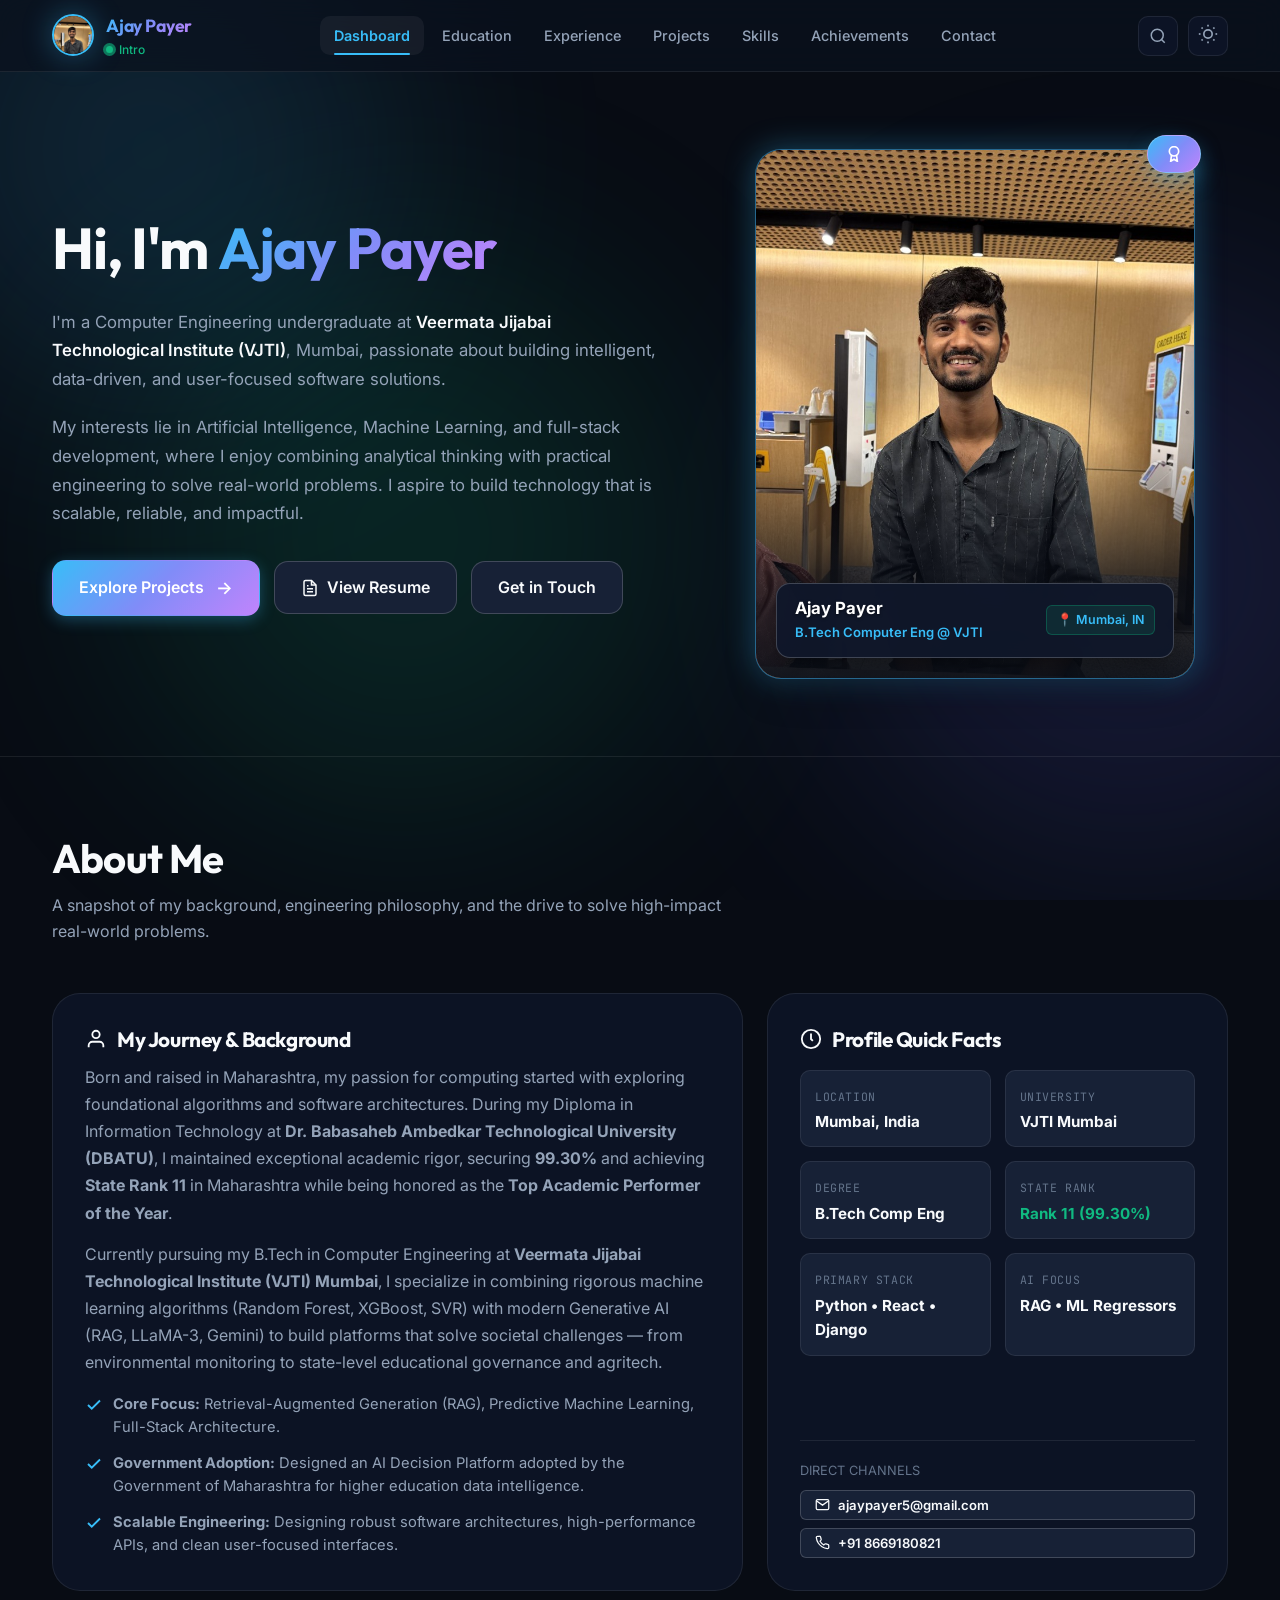
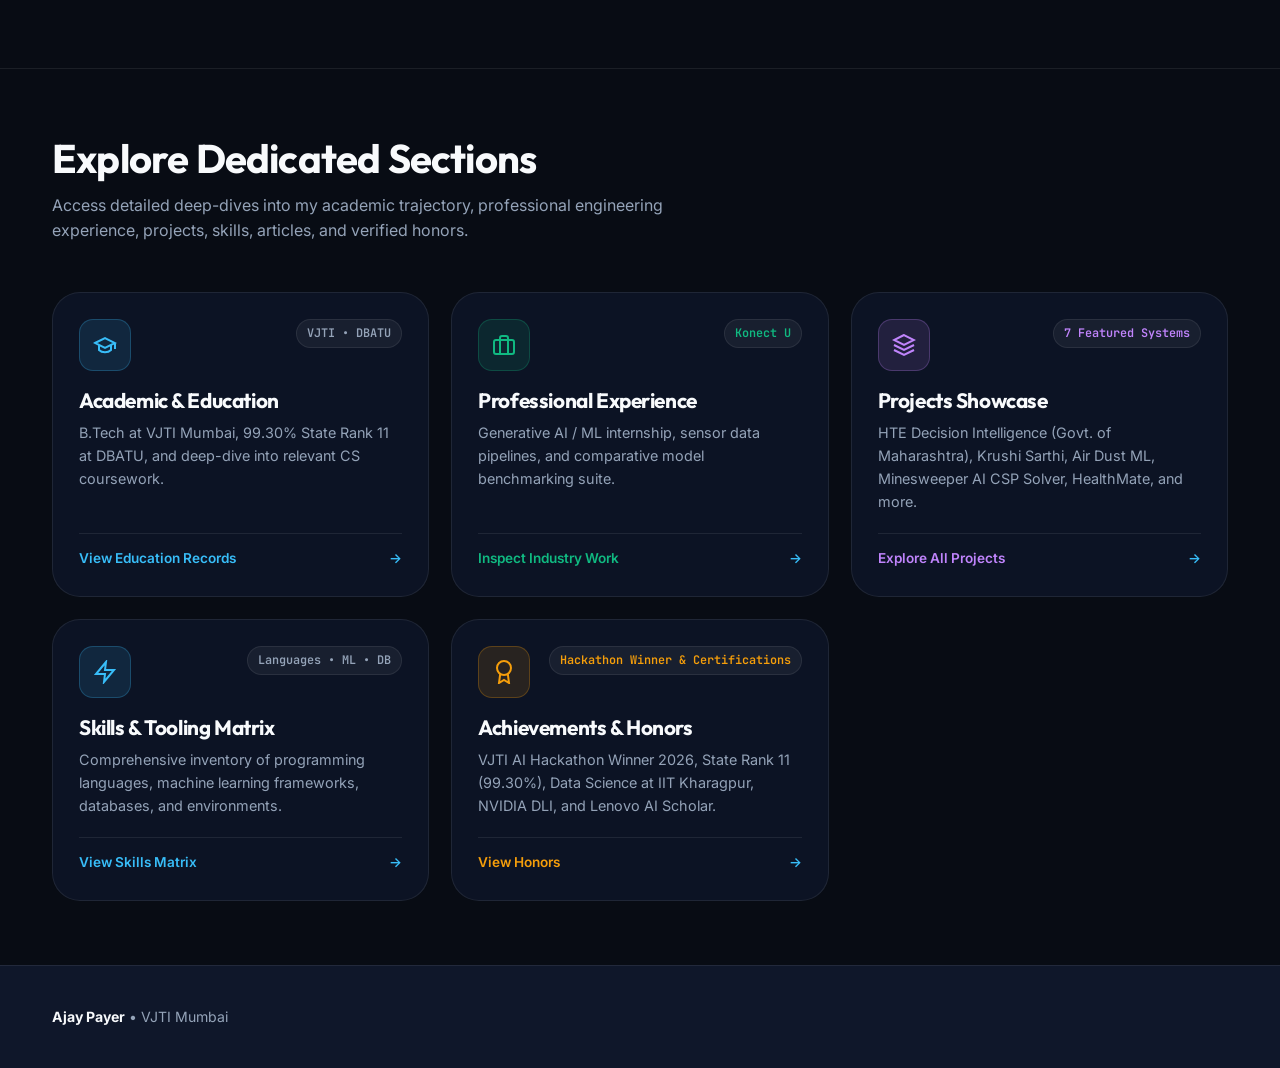
<file: index.html>
<!DOCTYPE html>
<html lang="en" data-theme="dark">

<head>
  <meta charset="UTF-8">
  <meta name="viewport" content="width=device-width, initial-scale=1.0">
  <meta name="description"
    content="Ajay Payer - AI/ML Engineer & Full-Stack Developer. B.Tech Computer Engineering at VJTI Mumbai. State Rank 11 (99.30% in IT).">
  <meta name="keywords"
    content="Ajay Payer, AI Engineer, Machine Learning, VJTI Mumbai, Django, React, Python, RAG, Software Engineering Portfolio">
  <meta name="author" content="Ajay Payer">

  <title>Ajay Payer | Executive Dashboard | AI & ML Engineer | VJTI Mumbai</title>

  <!-- Google Fonts Preconnect -->
  <link rel="preconnect" href="https://fonts.googleapis.com">
  <link rel="preconnect" href="https://fonts.gstatic.com" crossorigin>
  <link
    href="https://fonts.googleapis.com/css2?family=Inter:wght@300;400;500;600;700&family=JetBrains+Mono:wght@400;500;600&family=Outfit:wght@500;600;700;800&display=swap"
    rel="stylesheet">

  <!-- Core Stylesheet -->
  <link rel="stylesheet" href="assets/css/style.css?v=2.2">
</head>

<body>

  <!-- Background Ambient Glow FX -->
  <div class="bg-ambient-lights" aria-hidden="true">
    <div class="ambient-blob blob-1"></div>
    <div class="ambient-blob blob-2"></div>
    <div class="ambient-blob blob-3"></div>
  </div>

  <!-- Scroll Progress Indicator -->
  <div id="scroll-progress" aria-hidden="true"></div>

  <!-- SITE HEADER / NAVIGATION -->
  <header class="site-header" role="banner">
    <div class="container nav-container">
      <a href="index.html" class="nav-brand" aria-label="Ajay Payer Dashboard">
        <div class="brand-avatar">
          <img src="assets/images/ajay-payer.jpg" alt="Ajay Payer portrait" loading="eager">
        </div>
        <div class="brand-info">
          <span class="brand-name">Ajay Payer</span>
          <span class="brand-status">
            <span class="status-pulse" aria-hidden="true"></span>
            Intro
          </span>
        </div>
      </a>

      <!-- Multi-Page Navigation Links -->
      <nav class="nav-links" role="navigation" aria-label="Main Navigation">
        <a href="index.html" class="nav-link active">Dashboard</a>
        <a href="education.html" class="nav-link">Education</a>
        <a href="experience.html" class="nav-link">Experience</a>
        <a href="projects.html" class="nav-link">Projects</a>
        <a href="skills.html" class="nav-link">Skills</a>
        <a href="achievements.html" class="nav-link">Achievements</a>
        <a href="contact.html" class="nav-link">Contact</a>
      </nav>

      <!-- Interactive Controls -->
      <div class="nav-controls">
        <button id="cmd-palette-btn" class="icon-btn" aria-label="Quick Commands (Ctrl+K)"
          data-tooltip="Quick Search (Ctrl+K)">
          <svg width="18" height="18" viewBox="0 0 24 24" fill="none" stroke="currentColor" stroke-width="2">
            <circle cx="11" cy="11" r="8"></circle>
            <line x1="21" y1="21" x2="16.65" y2="16.65"></line>
          </svg>
        </button>

        <button id="theme-toggle" class="icon-btn" aria-label="Toggle Theme (T)" data-tooltip="Switch Theme (Press T)">
          <span id="theme-icon"></span>
        </button>

        <button id="mobile-toggle-btn" class="icon-btn mobile-toggle" aria-label="Open mobile navigation menu">
          <svg width="20" height="20" viewBox="0 0 24 24" fill="none" stroke="currentColor" stroke-width="2">
            <line x1="3" y1="12" x2="21" y2="12"></line>
            <line x1="3" y1="6" x2="21" y2="6"></line>
            <line x1="3" y1="18" x2="21" y2="18"></line>
          </svg>
        </button>
      </div>
    </div>
  </header>

  <!-- Mobile Drawer Overlay -->
  <div id="mobile-drawer" class="mobile-drawer" aria-hidden="true">
    <div class="mobile-drawer-header">
      <div class="nav-brand">
        <span class="brand-name">Ajay Payer</span>
      </div>
      <button id="mobile-drawer-close" class="icon-btn" aria-label="Close navigation menu">✕</button>
    </div>
    <ul class="mobile-nav-list">
      <li><a href="index.html" class="mobile-nav-link">🏠 Executive Dashboard</a></li>
      <li><a href="education.html" class="mobile-nav-link">🎓 Academic & Education</a></li>
      <li><a href="experience.html" class="mobile-nav-link">💼 Industry Experience</a></li>
      <li><a href="projects.html" class="mobile-nav-link">🚀 AI & Software Projects</a></li>
      <li><a href="skills.html" class="mobile-nav-link">⚡ Technical Skills</a></li>
      <li><a href="achievements.html" class="mobile-nav-link">🏆 Achievements & Awards</a></li>
      <li><a href="contact.html" class="mobile-nav-link">📬 Contact with Me</a></li>
    </ul>
    <div style="margin-top:20px;">
      <a href="assets/images/AJAY_RESUME_final.pdf" target="_blank" rel="noopener" class="btn btn-primary"
        style="width:100%;justify-content:center;">
        <svg width="16" height="16" viewBox="0 0 24 24" fill="none" stroke="currentColor" stroke-width="2">
          <path d="M14 2H6a2 2 0 0 0-2 2v16a2 2 0 0 0 2 2h12a2 2 0 0 0 2-2V8z"></path>
          <polyline points="14 2 14 8 20 8"></polyline>
          <line x1="16" y1="13" x2="8" y2="13"></line>
          <line x1="16" y1="17" x2="8" y2="17"></line>
          <polyline points="10 9 9 9 8 9"></polyline>
        </svg>
        <span>View Resume</span>
      </a>
    </div>
  </div>

  <main id="main-content">
    <!-- HERO / EXECUTIVE PROFILE OVERVIEW -->
    <section class="hero-section" aria-label="Executive Profile">
      <div class="container">
        <div class="hero-grid">
          <!-- Left Hero Content -->
          <div class="hero-content">
            <h1 class="hero-title">
              Hi, I'm <span class="name-highlight">Ajay Payer</span>
            </h1>

            <p class="hero-bio">
              I'm a Computer Engineering undergraduate at <strong>Veermata Jijabai Technological Institute
                (VJTI)</strong>, Mumbai, passionate about building intelligent, data-driven, and user-focused software
              solutions.
            </p>

            <p class="hero-bio">
              My interests lie in Artificial Intelligence, Machine Learning, and full-stack development, where I enjoy
              combining analytical thinking with practical engineering to solve real-world problems. I aspire to build
              technology that is scalable, reliable, and impactful.
            </p>

            <!-- Action CTAs -->
            <div class="hero-cta-group" style="margin-top:12px;">
              <a href="projects.html" class="btn btn-primary btn-lg">
                <span>Explore Projects</span>
                <span style="font-size:1.1rem;margin-left:4px;">→</span>
              </a>

              <a href="assets/images/AJAY_RESUME_final.pdf" target="_blank" rel="noopener"
                class="btn btn-secondary btn-lg" data-tooltip="Open PDF Resume">
                <svg width="18" height="18" viewBox="0 0 24 24" fill="none" stroke="currentColor" stroke-width="2">
                  <path d="M14 2H6a2 2 0 0 0-2 2v16a2 2 0 0 0 2 2h12a2 2 0 0 0 2-2V8z"></path>
                  <polyline points="14 2 14 8 20 8"></polyline>
                  <line x1="16" y1="13" x2="8" y2="13"></line>
                  <line x1="16" y1="17" x2="8" y2="17"></line>
                  <polyline points="10 9 9 9 8 9"></polyline>
                </svg>
                <span>View Resume</span>
              </a>

              <a href="contact.html" class="btn btn-secondary btn-lg">
                <span>Get in Touch</span>
              </a>
            </div>
          </div>

          <!-- Right Hero Portrait -->
          <div class="hero-visual-card">
            <div class="floating-rank-badge">
              <svg width="16" height="16" viewBox="0 0 24 24" fill="none" stroke="currentColor" stroke-width="2.5">
                <circle cx="12" cy="8" r="7"></circle>
                <polyline points="8.21 13.89 7 23 12 20 17 23 15.79 13.88"></polyline>
              </svg>

            </div>

            <div class="avatar-wrapper">
              <img src="assets/images/ajay-payer.jpg" alt="Ajay Payer portrait" loading="eager">
              <div class="avatar-glass-overlay"></div>

              <div class="avatar-floating-tag">
                <div>
                  <div class="tag-title">Ajay Payer</div>
                  <div class="tag-sub">B.Tech Computer Eng @ VJTI</div>
                </div>
                <span class="badge-highlight">📍 Mumbai, IN</span>
              </div>
            </div>
          </div>
        </div>
      </div>
    </section>

    <!-- ABOUT ME & PROFESSIONAL PROFILE BENTO GRID -->
    <section class="section-wrapper" aria-labelledby="about-heading">
      <div class="container">
        <div class="section-header">
          <h2 id="about-heading" class="section-title">About Me</h2>
          <p class="section-desc">A snapshot of my background, engineering philosophy, and the drive to solve
            high-impact real-world problems.</p>
        </div>

        <div class="about-bento-grid">
          <!-- Left: Biography & Story -->
          <div class="bento-card">
            <h3 class="bento-card-title">
              <svg width="22" height="22" viewBox="0 0 24 24" fill="none" stroke="currentColor" stroke-width="2">
                <path d="M20 21v-2a4 4 0 0 0-4-4H8a4 4 0 0 0-4 4v2"></path>
                <circle cx="12" cy="7" r="4"></circle>
              </svg>
              My Journey & Background
            </h3>
            <p style="color:var(--text-secondary);line-height:1.7;margin-bottom:14px;">
              Born and raised in Maharashtra, my passion for computing started with exploring foundational algorithms
              and software architectures. During my Diploma in Information Technology at <strong>Dr. Babasaheb Ambedkar
                Technological University (DBATU)</strong>, I maintained exceptional academic rigor, securing
              <strong>99.30%</strong> and achieving <strong>State Rank 11</strong> in Maharashtra while being honored as
              the <strong>Top Academic Performer of the Year</strong>.
            </p>
            <p style="color:var(--text-secondary);line-height:1.7;">
              Currently pursuing my B.Tech in Computer Engineering at <strong>Veermata Jijabai Technological Institute
                (VJTI) Mumbai</strong>, I specialize in combining rigorous machine learning algorithms (Random Forest,
              XGBoost, SVR) with modern Generative AI (RAG, LLaMA-3, Gemini) to build platforms that solve societal
              challenges — from environmental monitoring to state-level educational governance and agritech.
            </p>

            <ul class="bento-highlights-list">
              <li>
                <svg width="18" height="18" viewBox="0 0 24 24" fill="none" stroke="currentColor" stroke-width="2.5">
                  <polyline points="20 6 9 17 4 12"></polyline>
                </svg>
                <span><strong>Core Focus:</strong> Retrieval-Augmented Generation (RAG), Predictive Machine Learning,
                  Full-Stack Architecture.</span>
              </li>
              <li>
                <svg width="18" height="18" viewBox="0 0 24 24" fill="none" stroke="currentColor" stroke-width="2.5">
                  <polyline points="20 6 9 17 4 12"></polyline>
                </svg>
                <span><strong>Government Adoption:</strong> Designed an AI Decision Platform adopted by the Government
                  of Maharashtra for higher education data intelligence.</span>
              </li>
              <li>
                <svg width="18" height="18" viewBox="0 0 24 24" fill="none" stroke="currentColor" stroke-width="2.5">
                  <polyline points="20 6 9 17 4 12"></polyline>
                </svg>
                <span><strong>Scalable Engineering:</strong> Designing robust software architectures, high-performance
                  APIs, and clean user-focused interfaces.</span>
              </li>
            </ul>
          </div>

          <!-- Right: Key Facts & Contact Quick Card -->
          <div class="bento-card" style="display:flex;flex-direction:column;justify-content:space-between;">
            <div>
              <h3 class="bento-card-title">
                <svg width="22" height="22" viewBox="0 0 24 24" fill="none" stroke="currentColor" stroke-width="2">
                  <circle cx="12" cy="12" r="10"></circle>
                  <polyline points="12 6 12 12 14 14"></polyline>
                </svg>
                Profile Quick Facts
              </h3>

              <div class="bento-facts-grid">
                <div class="fact-item">
                  <span class="fact-label">Location</span>
                  <div class="fact-val">Mumbai, India</div>
                </div>
                <div class="fact-item">
                  <span class="fact-label">University</span>
                  <div class="fact-val">VJTI Mumbai</div>
                </div>
                <div class="fact-item">
                  <span class="fact-label">Degree</span>
                  <div class="fact-val">B.Tech Comp Eng</div>
                </div>
                <div class="fact-item">
                  <span class="fact-label">State Rank</span>
                  <div class="fact-val" style="color:var(--accent-emerald);">Rank 11 (99.30%)</div>
                </div>
                <div class="fact-item">
                  <span class="fact-label">Primary Stack</span>
                  <div class="fact-val">Python • React • Django</div>
                </div>
                <div class="fact-item">
                  <span class="fact-label">AI Focus</span>
                  <div class="fact-val">RAG • ML Regressors</div>
                </div>
              </div>
            </div>

            <div style="margin-top:24px;padding-top:20px;border-top:1px solid var(--border-subtle);">
              <span style="font-size:0.8rem;color:var(--text-muted);display:block;margin-bottom:8px;">DIRECT
                CHANNELS</span>
              <div style="display:flex;flex-direction:column;gap:8px;">
                <button class="btn btn-secondary btn-sm" data-copy-text="ajaypayer5@gmail.com"
                  style="width:100%;justify-content:flex-start;">
                  <svg width="15" height="15" viewBox="0 0 24 24" fill="none" stroke="currentColor" stroke-width="2">
                    <path d="M4 4h16c1.1 0 2 .9 2 2v12c0 1.1-.9 2-2 2H4c-1.1 0-2-.9-2-2V6c0-1.1.9-2 2-2z"></path>
                    <polyline points="22,6 12,13 2,6"></polyline>
                  </svg>
                  <span>ajaypayer5@gmail.com</span>
                </button>
                <button class="btn btn-secondary btn-sm" data-copy-text="+918669180821"
                  style="width:100%;justify-content:flex-start;">
                  <svg width="15" height="15" viewBox="0 0 24 24" fill="none" stroke="currentColor" stroke-width="2">
                    <path
                      d="M22 16.92v3a2 2 0 0 1-2.18 2 19.79 19.79 0 0 1-8.63-3.07 19.5 19.5 0 0 1-6-6 19.79 19.79 0 0 1-3.07-8.67A2 2 0 0 1 4.11 2h3a2 2 0 0 1 2 1.72 12.84 12.84 0 0 0 .7 2.81 2 2 0 0 1-.45 2.11L8.09 9.91a16 16 0 0 0 6 6l1.27-1.27a2 2 0 0 1 2.11-.45 12.84 12.84 0 0 0 2.81.7A2 2 0 0 1 22 16.92z">
                    </path>
                  </svg>
                  <span>+91 8669180821</span>
                </button>
              </div>
            </div>
          </div>
        </div>
      </div>
    </section>

    <!-- DASHBOARD PORTAL CARDS (EXPLORE ALL DEDICATED PAGES) -->
    <section class="dashboard-hub-section" aria-labelledby="hub-heading">
      <div class="container">
        <div class="section-header">
          <h2 id="hub-heading" class="section-title">Explore Dedicated Sections</h2>
          <p class="section-desc">Access detailed deep-dives into my academic trajectory, professional engineering
            experience, projects, skills, articles, and verified honors.</p>
        </div>

        <div class="dashboard-hub-grid">
          <!-- Card 1: Education -->
          <a href="education.html" class="hub-card">
            <div>
              <div class="hub-card-top">
                <div class="hub-icon-wrapper">
                  <svg width="24" height="24" viewBox="0 0 24 24" fill="none" stroke="currentColor" stroke-width="2">
                    <path d="M22 10v6M2 10l10-5 10 5-10 5z"></path>
                    <path d="M6 12v5c3 3 9 3 12 0v-5"></path>
                  </svg>
                </div>
                <span class="hub-badge">VJTI • DBATU</span>
              </div>
              <h3 class="hub-card-title">Academic & Education</h3>
              <p class="hub-card-desc">B.Tech at VJTI Mumbai, 99.30% State Rank 11 at DBATU, and deep-dive into relevant
                CS coursework.</p>
            </div>
            <div class="hub-card-footer">
              <span>View Education Records</span>
              <span class="hub-card-arrow">→</span>
            </div>
          </a>

          <!-- Card 2: Experience -->
          <a href="experience.html" class="hub-card">
            <div>
              <div class="hub-card-top">
                <div class="hub-icon-wrapper emerald">
                  <svg width="24" height="24" viewBox="0 0 24 24" fill="none" stroke="currentColor" stroke-width="2">
                    <rect x="2" y="7" width="20" height="14" rx="2" ry="2"></rect>
                    <path d="M16 21V5a2 2 0 0 0-2-2h-4a2 2 0 0 0-2 2v16"></path>
                  </svg>
                </div>
                <span class="hub-badge" style="color:var(--accent-emerald);">Konect U</span>
              </div>
              <h3 class="hub-card-title">Professional Experience</h3>
              <p class="hub-card-desc">Generative AI / ML internship, sensor data pipelines, and comparative model
                benchmarking suite.</p>
            </div>
            <div class="hub-card-footer">
              <span style="color:var(--accent-emerald);">Inspect Industry Work</span>
              <span class="hub-card-arrow">→</span>
            </div>
          </a>

          <!-- Card 3: Projects -->
          <a href="projects.html" class="hub-card">
            <div>
              <div class="hub-card-top">
                <div class="hub-icon-wrapper purple">
                  <svg width="24" height="24" viewBox="0 0 24 24" fill="none" stroke="currentColor" stroke-width="2">
                    <polygon points="12 2 2 7 12 12 22 7 12 2"></polygon>
                    <polyline points="2 17 12 22 22 17"></polyline>
                    <polyline points="2 12 12 17 22 12"></polyline>
                  </svg>
                </div>
                <span class="hub-badge" style="color:var(--accent-purple);">7 Featured Systems</span>
              </div>
              <h3 class="hub-card-title">Projects Showcase</h3>
              <p class="hub-card-desc">HTE Decision Intelligence (Govt. of Maharashtra), Krushi Sarthi, Air Dust ML, Minesweeper AI CSP Solver, HealthMate, and more.</p>
            </div>
            <div class="hub-card-footer">
              <span style="color:var(--accent-purple);">Explore All Projects</span>
              <span class="hub-card-arrow">→</span>
            </div>
          </a>

          <!-- Card 4: Skills -->
          <a href="skills.html" class="hub-card">
            <div>
              <div class="hub-card-top">
                <div class="hub-icon-wrapper">
                  <svg width="24" height="24" viewBox="0 0 24 24" fill="none" stroke="currentColor" stroke-width="2">
                    <polygon points="13 2 3 14 12 14 11 22 21 10 12 10 13 2"></polygon>
                  </svg>
                </div>
                <span class="hub-badge">Languages • ML • DB</span>
              </div>
              <h3 class="hub-card-title">Skills & Tooling Matrix</h3>
              <p class="hub-card-desc">Comprehensive inventory of programming languages, machine learning frameworks,
                databases, and environments.</p>
            </div>
            <div class="hub-card-footer">
              <span>View Skills Matrix</span>
              <span class="hub-card-arrow">→</span>
            </div>
          </a>



          <!-- Card 6: Achievements -->
          <a href="achievements.html" class="hub-card">
            <div>
              <div class="hub-card-top">
                <div class="hub-icon-wrapper amber">
                  <svg width="24" height="24" viewBox="0 0 24 24" fill="none" stroke="currentColor" stroke-width="2">
                    <circle cx="12" cy="8" r="7"></circle>
                    <polyline points="8.21 13.89 7 23 12 20 17 23 15.79 13.88"></polyline>
                  </svg>
                </div>
                <span class="hub-badge" style="color:var(--accent-amber);">Hackathon Winner & Certifications</span>
              </div>
              <h3 class="hub-card-title">Achievements & Honors</h3>
              <p class="hub-card-desc">VJTI AI Hackathon Winner 2026, State Rank 11 (99.30%), Data Science at IIT Kharagpur, NVIDIA DLI, and Lenovo AI Scholar.</p>
            </div>
            <div class="hub-card-footer">
              <span style="color:var(--accent-amber);">View Honors</span>
              <span class="hub-card-arrow">→</span>
            </div>
          </a>
        </div>
      </div>
    </section>
  </main>

  <!-- SITE FOOTER -->
  <footer class="site-footer" role="contentinfo">
    <div class="container footer-content">
      <div>
        <span style="font-weight:700;color:var(--text-primary);">Ajay Payer</span> • VJTI Mumbai
      </div>
    </div>
  </footer>

  <!-- MODAL: RESUME VIEWER -->
  <div id="modal-overlay" class="modal-overlay" role="dialog" aria-modal="true" aria-hidden="true">
    <div id="resume-modal" class="modal-dialog modal-lg" style="display:none;max-width:920px;width:95%;">
      <div class="modal-header">
        <h3 class="modal-title">Ajay Payer — Curriculum Vitae</h3>
        <div style="display:flex;gap:8px;align-items:center;">
          <a href="assets/images/AJAY_RESUME_final.pdf" target="_blank" rel="noopener" class="btn btn-primary btn-sm">
            <svg width="14" height="14" viewBox="0 0 24 24" fill="none" stroke="currentColor" stroke-width="2">
              <path d="M18 13v6a2 2 0 0 1-2 2H5a2 2 0 0 1-2-2V8a2 2 0 0 1 2-2h6"></path>
              <polyline points="15 3 21 3 21 9"></polyline>
              <line x1="10" y1="14" x2="21" y2="3"></line>
            </svg>
            Open in New Tab
          </a>
          <button class="modal-close-btn" aria-label="Close modal">✕</button>
        </div>
      </div>
      <div class="modal-body" style="padding:0;height:650px;">
        <iframe src="assets/images/AJAY_RESUME_final.pdf"
          style="width:100%;height:100%;border:none;border-radius:0 0 8px 8px;" title="Ajay Payer Resume PDF"></iframe>
      </div>
      <div class="modal-footer">
        <a href="assets/images/AJAY_RESUME_final.pdf" download="AJAY_RESUME_final.pdf" class="btn btn-primary">
          <svg width="16" height="16" viewBox="0 0 24 24" fill="none" stroke="currentColor" stroke-width="2">
            <path d="M21 15v4a2 2 0 0 1-2 2H5a2 2 0 0 1-2-2v-4"></path>
            <polyline points="7 10 12 15 17 10"></polyline>
            <line x1="12" y1="15" x2="12" y2="3"></line>
          </svg>
          Download Resume (PDF)
        </a>
        <button class="btn btn-secondary modal-close-btn">Close</button>
      </div>
    </div>
  </div>

  <!-- COMMAND PALETTE OVERLAY -->
  <div id="command-palette-overlay" class="modal-overlay" role="dialog" aria-modal="true" aria-hidden="true">
    <div class="modal-dialog command-palette-dialog">
      <div class="palette-search-wrapper">
        <svg width="20" height="20" viewBox="0 0 24 24" fill="none" stroke="currentColor" stroke-width="2">
          <circle cx="11" cy="11" r="8"></circle>
          <line x1="21" y1="21" x2="16.65" y2="16.65"></line>
        </svg>
        <input type="text" id="palette-input" placeholder="Type a page or command (e.g. education, projects, resume)..."
          aria-label="Command search">
        <span class="shortcut-badge">ESC</span>
      </div>
      <div id="palette-results" class="palette-results"></div>
    </div>
  </div>

  <script src="assets/js/main.js?v=2.5"></script>
</body>

</html>
</file>
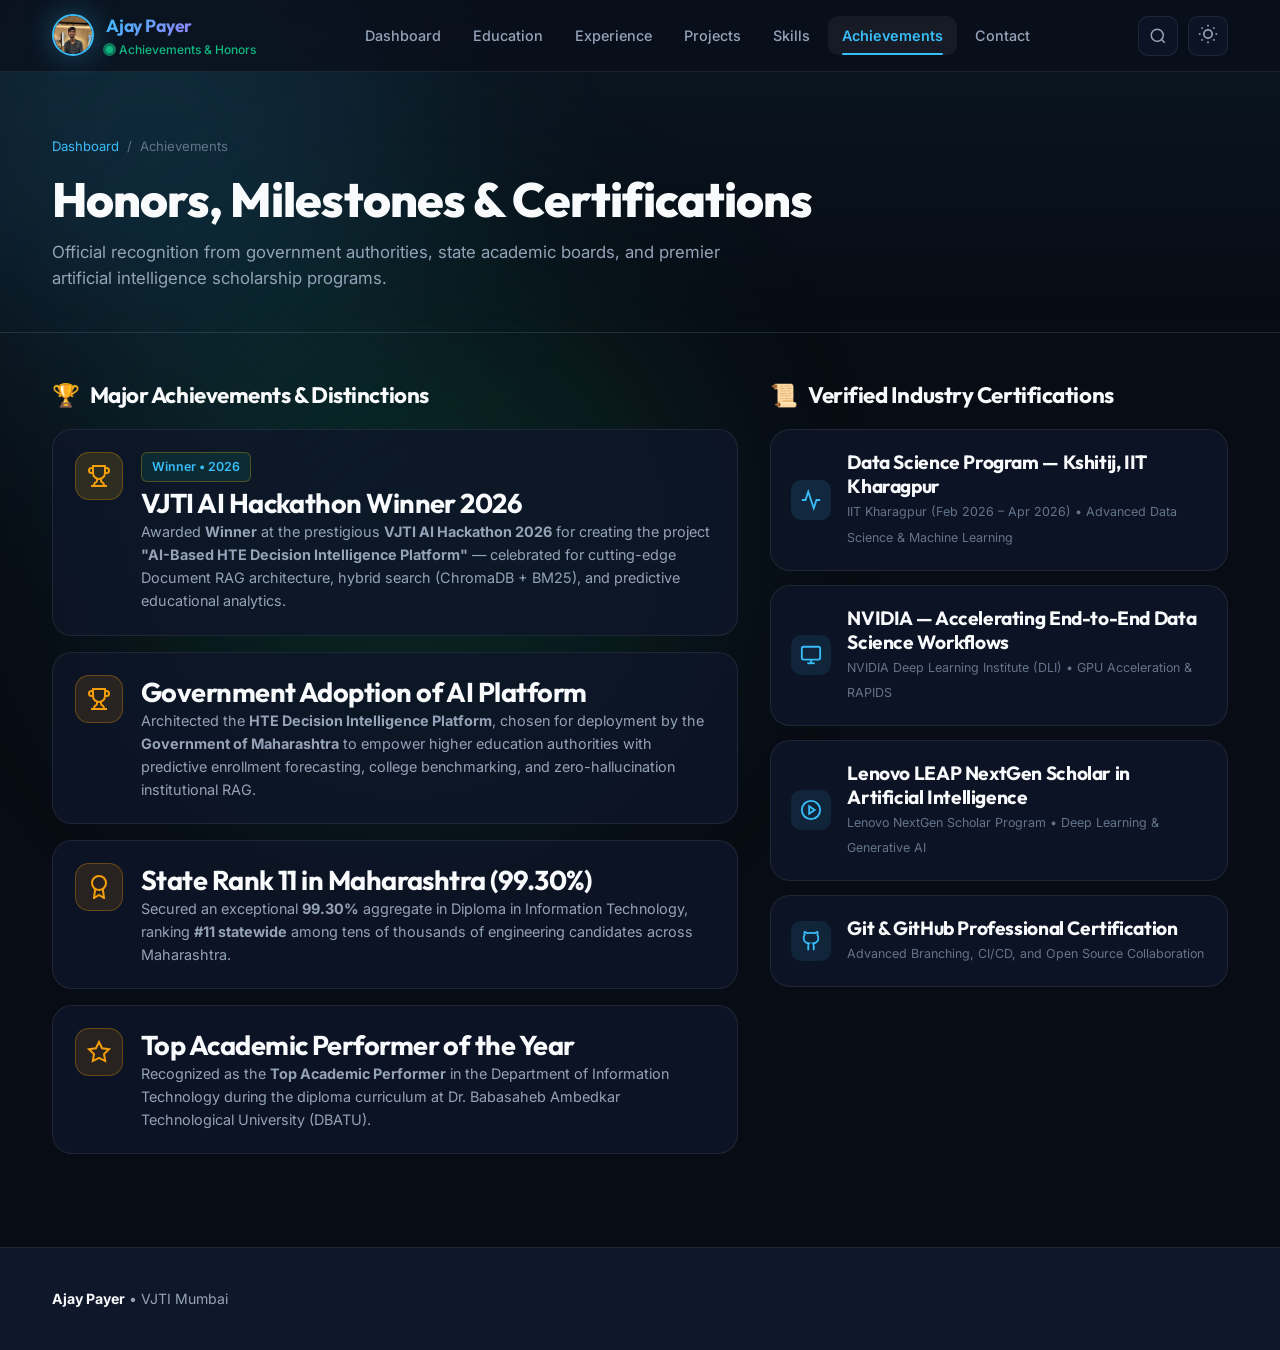
<file: achievements.html>
<!DOCTYPE html>
<html lang="en" data-theme="dark">
<head>
  <meta charset="UTF-8">
  <meta name="viewport" content="width=device-width, initial-scale=1.0">
  <meta name="description" content="Ajay Payer - Achievements, Honors & Certifications. State Rank 11 (99.30%), Govt of Maharashtra platform adoption, NVIDIA & Lenovo AI certifications.">
  <title>Achievements & Certifications | Ajay Payer | VJTI Mumbai</title>

  <link rel="preconnect" href="https://fonts.googleapis.com">
  <link rel="preconnect" href="https://fonts.gstatic.com" crossorigin>
  <link href="https://fonts.googleapis.com/css2?family=Inter:wght@300;400;500;600;700&family=JetBrains+Mono:wght@400;500;600&family=Outfit:wght@500;600;700;800&display=swap" rel="stylesheet">
  <link rel="stylesheet" href="assets/css/style.css?v=2.1">
</head>
<body>
  <div class="bg-ambient-lights" aria-hidden="true">
    <div class="ambient-blob blob-1"></div>
    <div class="ambient-blob blob-3"></div>
  </div>
  <div id="scroll-progress" aria-hidden="true"></div>

  <!-- HEADER -->
  <header class="site-header" role="banner">
    <div class="container nav-container">
      <a href="index.html" class="nav-brand" aria-label="Ajay Payer Home">
        <div class="brand-avatar">
          <img src="assets/images/ajay-payer.jpg" alt="Ajay Payer" loading="eager">
        </div>
        <div class="brand-info">
          <span class="brand-name">Ajay Payer</span>
          <span class="brand-status"><span class="status-pulse"></span>Achievements & Honors</span>
        </div>
      </a>

      <nav class="nav-links" role="navigation">
        <a href="index.html" class="nav-link">Dashboard</a>
        <a href="education.html" class="nav-link">Education</a>
        <a href="experience.html" class="nav-link">Experience</a>
        <a href="projects.html" class="nav-link">Projects</a>
        <a href="skills.html" class="nav-link">Skills</a>
        <a href="achievements.html" class="nav-link active">Achievements</a>
        <a href="contact.html" class="nav-link">Contact</a>
      </nav>

      <div class="nav-controls">
        <button id="cmd-palette-btn" class="icon-btn" aria-label="Search (Ctrl+K)" data-tooltip="Quick Search (Ctrl+K)">
          <svg width="18" height="18" viewBox="0 0 24 24" fill="none" stroke="currentColor" stroke-width="2"><circle cx="11" cy="11" r="8"></circle><line x1="21" y1="21" x2="16.65" y2="16.65"></line></svg>
        </button>
        <button id="theme-toggle" class="icon-btn" aria-label="Toggle Theme (T)" data-tooltip="Switch Theme (T)">
          <span id="theme-icon"></span>
        </button>
        <button id="mobile-toggle-btn" class="icon-btn mobile-toggle" aria-label="Open mobile navigation menu">
          <svg width="20" height="20" viewBox="0 0 24 24" fill="none" stroke="currentColor" stroke-width="2"><line x1="3" y1="12" x2="21" y2="12"></line><line x1="3" y1="6" x2="21" y2="6"></line><line x1="3" y1="18" x2="21" y2="18"></line></svg>
        </button>
      </div>
    </div>
  </header>

  <!-- Mobile Drawer -->
  <div id="mobile-drawer" class="mobile-drawer">
    <div class="mobile-drawer-header">
      <div class="nav-brand"><span class="brand-name">Ajay Payer</span></div>
      <button id="mobile-drawer-close" class="icon-btn">✕</button>
    </div>
    <ul class="mobile-nav-list">
      <li><a href="index.html" class="mobile-nav-link">🏠 Dashboard</a></li>
      <li><a href="education.html" class="mobile-nav-link">🎓 Education</a></li>
      <li><a href="experience.html" class="mobile-nav-link">💼 Experience</a></li>
      <li><a href="projects.html" class="mobile-nav-link">🚀 Projects</a></li>
      <li><a href="skills.html" class="mobile-nav-link">⚡ Skills</a></li>
      <li><a href="achievements.html" class="mobile-nav-link">🏆 Achievements</a></li>
      <li><a href="contact.html" class="mobile-nav-link">📬 Contact</a></li>
    </ul>
  </div>

  <main>
    <!-- PAGE HERO BANNER -->
    <section class="page-hero-banner">
      <div class="container">
        <div class="breadcrumb">
          <a href="index.html">Dashboard</a>
          <span>/</span>
          <span>Achievements</span>
        </div>
        <h1 class="page-banner-title">Honors, Milestones & Certifications</h1>
        <p class="page-banner-desc">
          Official recognition from government authorities, state academic boards, and premier artificial intelligence scholarship programs.
        </p>
      </div>
    </section>

    <!-- ACHIEVEMENTS & CERTS SECTION -->
    <section class="container" style="padding-bottom: clamp(3rem, 6vw, 5rem);">
      <div class="achievements-grid">
        <!-- Left: Achievements -->
        <div>
          <h2 style="font-size:1.4rem;margin-bottom:20px;display:flex;align-items:center;gap:10px;">
            <span>🏆</span> Major Achievements & Distinctions
          </h2>

          <div class="achievement-card">
            <div class="achieve-icon-box" style="background:rgba(234, 179, 8, 0.15);color:var(--accent-amber);">
              <svg width="24" height="24" viewBox="0 0 24 24" fill="none" stroke="currentColor" stroke-width="2"><path d="M6 9H4.5a2.5 2.5 0 0 1 0-5H6"></path><path d="M18 9h1.5a2.5 2.5 0 0 0 0-5H18"></path><path d="M4 22h16"></path><path d="M10 14.66V17c0 .55-.47.98-.97 1.21C7.85 18.75 7 20.24 7 22"></path><path d="M14 14.66V17c0 .55.47.98.97 1.21C16.15 18.75 17 20.24 17 22"></path><path d="M18 2H6v7a6 6 0 0 0 12 0V2Z"></path></svg>
            </div>
            <div class="achieve-content">
              <div style="display:flex;align-items:center;gap:8px;margin-bottom:4px;">
                <span class="badge-highlight" style="color:var(--accent-amber);border-color:rgba(234,179,8,0.3);">Winner • 2026</span>
              </div>
              <h3>VJTI AI Hackathon Winner 2026</h3>
              <p>
                Awarded <strong>Winner</strong> at the prestigious <strong>VJTI AI Hackathon 2026</strong> for creating the project <strong>"AI-Based HTE Decision Intelligence Platform"</strong> — celebrated for cutting-edge Document RAG architecture, hybrid search (ChromaDB + BM25), and predictive educational analytics.
              </p>
            </div>
          </div>

          <div class="achievement-card">
            <div class="achieve-icon-box">
              <svg width="24" height="24" viewBox="0 0 24 24" fill="none" stroke="currentColor" stroke-width="2"><path d="M6 9H4.5a2.5 2.5 0 0 1 0-5H6"></path><path d="M18 9h1.5a2.5 2.5 0 0 0 0-5H18"></path><path d="M4 22h16"></path><path d="M10 14.66V17c0 .55-.47.98-.97 1.21C7.85 18.75 7 20.24 7 22"></path><path d="M14 14.66V17c0 .55.47.98.97 1.21C16.15 18.75 17 20.24 17 22"></path><path d="M18 2H6v7a6 6 0 0 0 12 0V2Z"></path></svg>
            </div>
            <div class="achieve-content">
              <h3>Government Adoption of AI Platform</h3>
              <p>
                Architected the <strong>HTE Decision Intelligence Platform</strong>, chosen for deployment by the <strong>Government of Maharashtra</strong> to empower higher education authorities with predictive enrollment forecasting, college benchmarking, and zero-hallucination institutional RAG.
              </p>
            </div>
          </div>

          <div class="achievement-card">
            <div class="achieve-icon-box">
              <svg width="24" height="24" viewBox="0 0 24 24" fill="none" stroke="currentColor" stroke-width="2"><circle cx="12" cy="8" r="7"></circle><polyline points="8.21 13.89 7 23 12 20 17 23 15.79 13.88"></polyline></svg>
            </div>
            <div class="achieve-content">
              <h3>State Rank 11 in Maharashtra (99.30%)</h3>
              <p>
                Secured an exceptional <strong>99.30%</strong> aggregate in Diploma in Information Technology, ranking <strong>#11 statewide</strong> among tens of thousands of engineering candidates across Maharashtra.
              </p>
            </div>
          </div>

          <div class="achievement-card">
            <div class="achieve-icon-box">
              <svg width="24" height="24" viewBox="0 0 24 24" fill="none" stroke="currentColor" stroke-width="2"><polygon points="12 2 15.09 8.26 22 9.27 17 14.14 18.18 21.02 12 17.77 5.82 21.02 7 14.14 2 9.27 8.91 8.26 12 2"></polygon></svg>
            </div>
            <div class="achieve-content">
              <h3>Top Academic Performer of the Year</h3>
              <p>
                Recognized as the <strong>Top Academic Performer</strong> in the Department of Information Technology during the diploma curriculum at Dr. Babasaheb Ambedkar Technological University (DBATU).
              </p>
            </div>
          </div>
        </div>

        <!-- Right: Certifications -->
        <div>
          <h2 style="font-size:1.4rem;margin-bottom:20px;display:flex;align-items:center;gap:10px;">
            <span>📜</span> Verified Industry Certifications
          </h2>

          <div class="cert-card">
            <div class="cert-icon" style="background:rgba(56, 189, 248, 0.12);color:var(--accent-cyan);">
              <svg width="22" height="22" viewBox="0 0 24 24" fill="none" stroke="currentColor" stroke-width="2"><polyline points="22 12 18 12 15 21 9 3 6 12 2 12"></polyline></svg>
            </div>
            <div class="cert-info">
              <h4>Data Science Program — Kshitij, IIT Kharagpur</h4>
              <span>IIT Kharagpur (Feb 2026 – Apr 2026) • Advanced Data Science & Machine Learning</span>
            </div>
          </div>

          <div class="cert-card">
            <div class="cert-icon">
              <svg width="22" height="22" viewBox="0 0 24 24" fill="none" stroke="currentColor" stroke-width="2"><rect x="2" y="3" width="20" height="14" rx="2" ry="2"></rect><line x1="8" y1="21" x2="16" y2="21"></line><line x1="12" y1="17" x2="12" y2="21"></line></svg>
            </div>
            <div class="cert-info">
              <h4>NVIDIA — Accelerating End-to-End Data Science Workflows</h4>
              <span>NVIDIA Deep Learning Institute (DLI) • GPU Acceleration & RAPIDS</span>
            </div>
          </div>

          <div class="cert-card">
            <div class="cert-icon">
              <svg width="22" height="22" viewBox="0 0 24 24" fill="none" stroke="currentColor" stroke-width="2"><circle cx="12" cy="12" r="10"></circle><polygon points="10 8 16 12 10 16 10 8"></polygon></svg>
            </div>
            <div class="cert-info">
              <h4>Lenovo LEAP NextGen Scholar in Artificial Intelligence</h4>
              <span>Lenovo NextGen Scholar Program • Deep Learning & Generative AI</span>
            </div>
          </div>

          <div class="cert-card">
            <div class="cert-icon">
              <svg width="22" height="22" viewBox="0 0 24 24" fill="none" stroke="currentColor" stroke-width="2"><path d="M15 22v-4a4.8 4.8 0 0 0-1-3.5c3 0 6-2 6-5.5.08-1.25-.27-2.48-1-3.5.28-1.15.28-2.35 0-3.5 0 0-1 0-3 1.5-2.64-.5-5.36-.5-8 0C6 2 5 2 5 2c-.3 1.15-.3 2.35 0 3.5A5.403 5.403 0 0 0 4 9c0 3.5 3 5.5 6 5.5-.39.49-.68 1.05-.85 1.65-.17.6-.22 1.23-.15 1.85v4"></path></svg>
            </div>
            <div class="cert-info">
              <h4>Git & GitHub Professional Certification</h4>
              <span>Advanced Branching, CI/CD, and Open Source Collaboration</span>
            </div>
          </div>
        </div>
      </div>
    </section>
  </main>

  <!-- FOOTER -->
  <footer class="site-footer" role="contentinfo">
    <div class="container footer-content">
      <div>
        <span style="font-weight:700;color:var(--text-primary);">Ajay Payer</span> • VJTI Mumbai
      </div>
    </div>
  </footer>

  <!-- COMMAND PALETTE OVERLAY -->
  <div id="command-palette-overlay" class="modal-overlay" role="dialog" aria-modal="true" aria-hidden="true">
    <div class="modal-dialog command-palette-dialog">
      <div class="palette-search-wrapper">
        <svg width="20" height="20" viewBox="0 0 24 24" fill="none" stroke="currentColor" stroke-width="2">
          <circle cx="11" cy="11" r="8"></circle>
          <line x1="21" y1="21" x2="16.65" y2="16.65"></line>
        </svg>
        <input type="text" id="palette-input" placeholder="Type a page or command (e.g. education, projects, resume)..."
          aria-label="Command search" autocomplete="off">
        <span class="shortcut-badge">ESC</span>
      </div>
      <div id="palette-results" class="palette-results"></div>
    </div>
  </div>

  <script src="assets/js/main.js?v=2.5"></script>
</body>
</html>
</file>
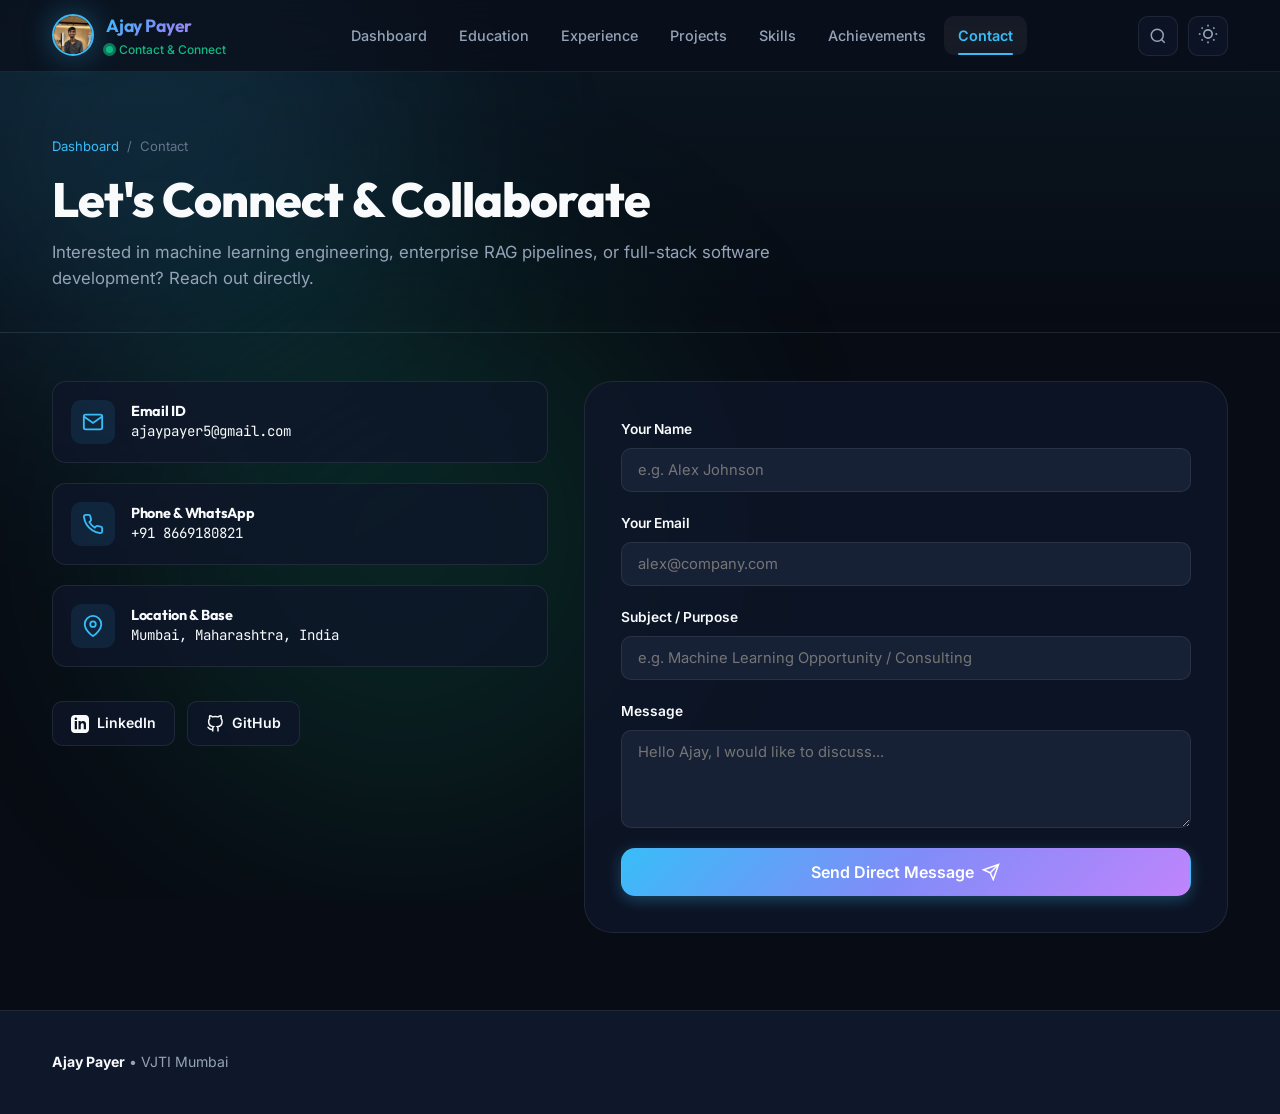
<file: contact.html>
<!DOCTYPE html>
<html lang="en" data-theme="dark">

<head>
  <meta charset="UTF-8">
  <meta name="viewport" content="width=device-width, initial-scale=1.0">
  <meta name="description"
    content="Contact Ajay Payer - AI/ML Engineer & Full-Stack Developer. Reach out for machine learning roles, RAG consulting, and collaborations.">
  <title>Contact & Connect | Ajay Payer | VJTI Mumbai</title>

  <link rel="preconnect" href="https://fonts.googleapis.com">
  <link rel="preconnect" href="https://fonts.gstatic.com" crossorigin>
  <link
    href="https://fonts.googleapis.com/css2?family=Inter:wght@300;400;500;600;700&family=JetBrains+Mono:wght@400;500;600&family=Outfit:wght@500;600;700;800&display=swap"
    rel="stylesheet">
  <link rel="stylesheet" href="assets/css/style.css?v=2.1">
</head>

<body>
  <div class="bg-ambient-lights" aria-hidden="true">
    <div class="ambient-blob blob-1"></div>
    <div class="ambient-blob blob-3"></div>
  </div>
  <div id="scroll-progress" aria-hidden="true"></div>

  <!-- HEADER -->
  <header class="site-header" role="banner">
    <div class="container nav-container">
      <a href="index.html" class="nav-brand" aria-label="Ajay Payer Home">
        <div class="brand-avatar">
          <img src="assets/images/ajay-payer.jpg" alt="Ajay Payer" loading="eager">
        </div>
        <div class="brand-info">
          <span class="brand-name">Ajay Payer</span>
          <span class="brand-status"><span class="status-pulse"></span>Contact & Connect</span>
        </div>
      </a>

      <nav class="nav-links" role="navigation">
        <a href="index.html" class="nav-link">Dashboard</a>
        <a href="education.html" class="nav-link">Education</a>
        <a href="experience.html" class="nav-link">Experience</a>
        <a href="projects.html" class="nav-link">Projects</a>
        <a href="skills.html" class="nav-link">Skills</a>
        <a href="achievements.html" class="nav-link">Achievements</a>
        <a href="contact.html" class="nav-link active">Contact</a>
      </nav>

      <div class="nav-controls">
        <button id="cmd-palette-btn" class="icon-btn" aria-label="Search (Ctrl+K)" data-tooltip="Quick Search (Ctrl+K)">
          <svg width="18" height="18" viewBox="0 0 24 24" fill="none" stroke="currentColor" stroke-width="2">
            <circle cx="11" cy="11" r="8"></circle>
            <line x1="21" y1="21" x2="16.65" y2="16.65"></line>
          </svg>
        </button>
        <button id="theme-toggle" class="icon-btn" aria-label="Toggle Theme (T)" data-tooltip="Switch Theme (T)">
          <span id="theme-icon"></span>
        </button>
        <button id="mobile-toggle-btn" class="icon-btn mobile-toggle" aria-label="Open mobile navigation menu">
          <svg width="20" height="20" viewBox="0 0 24 24" fill="none" stroke="currentColor" stroke-width="2">
            <line x1="3" y1="12" x2="21" y2="12"></line>
            <line x1="3" y1="6" x2="21" y2="6"></line>
            <line x1="3" y1="18" x2="21" y2="18"></line>
          </svg>
        </button>
      </div>
    </div>
  </header>

  <!-- Mobile Drawer -->
  <div id="mobile-drawer" class="mobile-drawer">
    <div class="mobile-drawer-header">
      <div class="nav-brand"><span class="brand-name">Ajay Payer</span></div>
      <button id="mobile-drawer-close" class="icon-btn">✕</button>
    </div>
    <ul class="mobile-nav-list">
      <li><a href="index.html" class="mobile-nav-link">🏠 Dashboard</a></li>
      <li><a href="education.html" class="mobile-nav-link">🎓 Education</a></li>
      <li><a href="experience.html" class="mobile-nav-link">💼 Experience</a></li>
      <li><a href="projects.html" class="mobile-nav-link">🚀 Projects</a></li>
      <li><a href="skills.html" class="mobile-nav-link">⚡ Skills</a></li>
      <li><a href="achievements.html" class="mobile-nav-link">🏆 Achievements</a></li>
      <li><a href="contact.html" class="mobile-nav-link">📬 Contact</a></li>
    </ul>
  </div>

  <main>
    <!-- PAGE HERO BANNER -->
    <section class="page-hero-banner">
      <div class="container">
        <div class="breadcrumb">
          <a href="index.html">Dashboard</a>
          <span>/</span>
          <span>Contact</span>
        </div>
        <h1 class="page-banner-title">Let's Connect & Collaborate</h1>
        <p class="page-banner-desc">
          Interested in machine learning engineering, enterprise RAG pipelines, or full-stack software development?
          Reach out directly.
        </p>
      </div>
    </section>

    <!-- CONTACT DETAILS & FORM -->
    <section class="container" style="padding-bottom: clamp(3rem, 6vw, 5rem);">
      <div class="contact-grid">
        <!-- Left: Contact Details -->
        <div class="contact-info-panel">
          <div class="contact-method-card" data-copy-text="ajaypayer5@gmail.com" data-tooltip="Click to Copy Email">
            <div class="contact-method-icon">
              <svg width="22" height="22" viewBox="0 0 24 24" fill="none" stroke="currentColor" stroke-width="2">
                <path d="M4 4h16c1.1 0 2 .9 2 2v12c0 1.1-.9 2-2 2H4c-1.1 0-2-.9-2-2V6c0-1.1.9-2 2-2z"></path>
                <polyline points="22,6 12,13 2,6"></polyline>
              </svg>
            </div>
            <div class="contact-method-details">
              <h4>Email ID </h4>
              <p>ajaypayer5@gmail.com</p>
            </div>
          </div>

          <div class="contact-method-card" data-copy-text="+918669180821" data-tooltip="Click to Copy Phone">
            <div class="contact-method-icon">
              <svg width="22" height="22" viewBox="0 0 24 24" fill="none" stroke="currentColor" stroke-width="2">
                <path
                  d="M22 16.92v3a2 2 0 0 1-2.18 2 19.79 19.79 0 0 1-8.63-3.07 19.5 19.5 0 0 1-6-6 19.79 19.79 0 0 1-3.07-8.67A2 2 0 0 1 4.11 2h3a2 2 0 0 1 2 1.72 12.84 12.84 0 0 0 .7 2.81 2 2 0 0 1-.45 2.11L8.09 9.91a16 16 0 0 0 6 6l1.27-1.27a2 2 0 0 1 2.11-.45 12.84 12.84 0 0 0 2.81.7A2 2 0 0 1 22 16.92z">
                </path>
              </svg>
            </div>
            <div class="contact-method-details">
              <h4>Phone & WhatsApp</h4>
              <p>+91 8669180821</p>
            </div>
          </div>

          <div class="contact-method-card">
            <div class="contact-method-icon">
              <svg width="22" height="22" viewBox="0 0 24 24" fill="none" stroke="currentColor" stroke-width="2">
                <path d="M21 10c0 7-9 13-9 13s-9-6-9-13a9 9 0 0 1 18 0z"></path>
                <circle cx="12" cy="10" r="3"></circle>
              </svg>
            </div>
            <div class="contact-method-details">
              <h4>Location & Base</h4>
              <p>Mumbai, Maharashtra, India</p>
            </div>
          </div>

          <!-- Social Buttons -->
          <div class="social-links-bar" style="margin-top:14px;">
            <a href="https://linkedin.com/in/ajay-payer" target="_blank" rel="noopener" class="social-btn">
              <svg width="18" height="18" viewBox="0 0 24 24" fill="currentColor">
                <path
                  d="M19 0h-14c-2.761 0-5 2.239-5 5v14c0 2.761 2.239 5 5 5h14c2.762 0 5-2.239 5-5v-14c0-2.761-2.238-5-5-5zm-11 19h-3v-11h3v11zm-1.5-12.268c-.966 0-1.75-.79-1.75-1.764s.784-1.764 1.75-1.764 1.75.79 1.75 1.764-.783 1.764-1.75 1.764zm13.5 12.268h-3v-5.604c0-3.368-4-3.113-4 0v5.604h-3v-11h3v1.765c1.396-2.586 7-2.777 7 2.476v6.759z" />
              </svg>
              <span>LinkedIn</span>
            </a>

            <a href="https://github.com/ajaypayer" target="_blank" rel="noopener" class="social-btn">
              <svg width="18" height="18" viewBox="0 0 24 24" fill="none" stroke="currentColor" stroke-width="2">
                <path
                  d="M9 19c-5 1.5-5-2.5-7-3m14 6v-3.87a3.37 3.37 0 0 0-.94-2.61c3.14-.35 6.44-1.54 6.44-7A5.44 5.44 0 0 0 20 4.77 5.07 5.07 0 0 0 19.91 1S18.73.65 16 2.48a13.38 13.38 0 0 0-7 0C6.27.65 5.09 1 5.09 1A5.07 5.07 0 0 0 5 4.77a5.44 5.44 0 0 0-1.5 3.78c0 5.42 3.3 6.61 6.44 7A3.37 3.37 0 0 0 9 18.13V22">
                </path>
              </svg>
              <span>GitHub</span>
            </a>
          </div>
        </div>

        <!-- Right: Interactive Contact Form -->
        <div class="contact-form-panel">
          <form id="contact-form" novalidate>
            <div class="form-group">
              <label for="contact-name" class="form-label">Your Name</label>
              <input type="text" id="contact-name" class="form-control" placeholder="e.g. Alex Johnson" required>
              <span id="name-error" class="form-error-msg">Please enter a valid name .</span>
            </div>

            <div class="form-group">
              <label for="contact-email" class="form-label">Your Email</label>
              <input type="email" id="contact-email" class="form-control" placeholder="alex@company.com" required>
              <span id="email-error" class="form-error-msg">Please enter a valid email address.</span>
            </div>

            <div class="form-group">
              <label for="contact-subject" class="form-label">Subject / Purpose</label>
              <input type="text" id="contact-subject" class="form-control"
                placeholder="e.g. Machine Learning Opportunity / Consulting">
            </div>

            <div class="form-group">
              <label for="contact-message" class="form-label">Message</label>
              <textarea id="contact-message" class="form-control" rows="4"
                placeholder="Hello Ajay, I would like to discuss..." required></textarea>
              <span id="message-error" class="form-error-msg">Message must be at least 10 characters long.</span>
            </div>

            <button type="submit" id="contact-submit-btn" class="btn btn-primary btn-lg" style="width:100%;">
              <span>Send Direct Message</span>
              <svg width="18" height="18" viewBox="0 0 24 24" fill="none" stroke="currentColor" stroke-width="2">
                <line x1="22" y1="2" x2="11" y2="13"></line>
                <polygon points="22 2 15 22 11 13 2 9 22 2"></polygon>
              </svg>
            </button>
          </form>
        </div>
      </div>
    </section>
  </main>

  <!-- FOOTER -->
  <footer class="site-footer" role="contentinfo">
    <div class="container footer-content">
      <div>
        <span style="font-weight:700;color:var(--text-primary);">Ajay Payer</span> • VJTI Mumbai
      </div>
    </div>
  </footer>

  <!-- COMMAND PALETTE OVERLAY -->
  <div id="command-palette-overlay" class="modal-overlay" role="dialog" aria-modal="true" aria-hidden="true">
    <div class="modal-dialog command-palette-dialog">
      <div class="palette-search-wrapper">
        <svg width="20" height="20" viewBox="0 0 24 24" fill="none" stroke="currentColor" stroke-width="2">
          <circle cx="11" cy="11" r="8"></circle>
          <line x1="21" y1="21" x2="16.65" y2="16.65"></line>
        </svg>
        <input type="text" id="palette-input" placeholder="Type a page or command (e.g. education, projects, resume)..."
          aria-label="Command search" autocomplete="off">
        <span class="shortcut-badge">ESC</span>
      </div>
      <div id="palette-results" class="palette-results"></div>
    </div>
  </div>

  <script src="assets/js/main.js?v=2.5"></script>
</body>

</html>
</file>
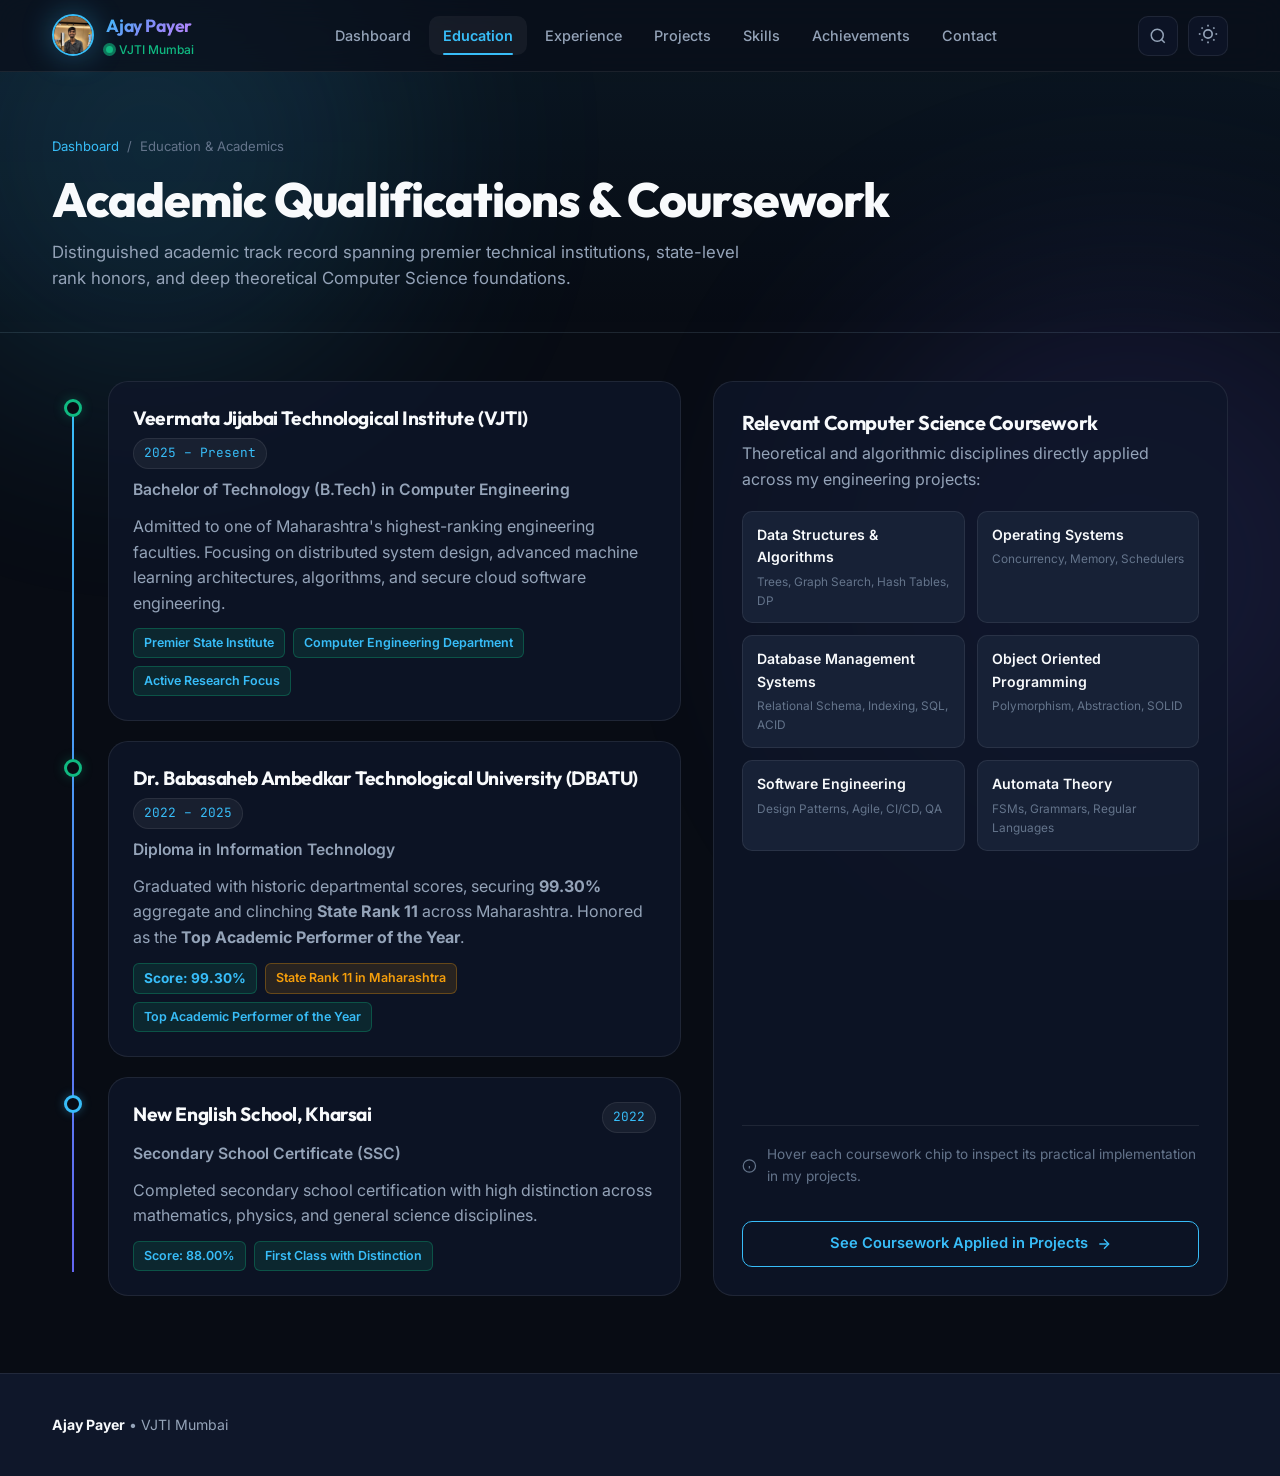
<file: education.html>
<!DOCTYPE html>
<html lang="en" data-theme="dark">

<head>
  <meta charset="UTF-8">
  <meta name="viewport" content="width=device-width, initial-scale=1.0">
  <meta name="description"
    content="Ajay Payer - Education & Academic Credentials. B.Tech Computer Engineering at VJTI Mumbai. State Rank 11 (99.30% in IT).">
  <title>Academic & Education | Ajay Payer | VJTI Mumbai</title>

  <link rel="preconnect" href="https://fonts.googleapis.com">
  <link rel="preconnect" href="https://fonts.gstatic.com" crossorigin>
  <link
    href="https://fonts.googleapis.com/css2?family=Inter:wght@300;400;500;600;700&family=JetBrains+Mono:wght@400;500;600&family=Outfit:wght@500;600;700;800&display=swap"
    rel="stylesheet">
  <link rel="stylesheet" href="assets/css/style.css?v=2.2">
</head>

<body>
  <div class="bg-ambient-lights" aria-hidden="true">
    <div class="ambient-blob blob-1"></div>
    <div class="ambient-blob blob-2"></div>
  </div>
  <div id="scroll-progress" aria-hidden="true"></div>

  <!-- HEADER -->
  <header class="site-header" role="banner">
    <div class="container nav-container">
      <a href="index.html" class="nav-brand" aria-label="Ajay Payer Home">
        <div class="brand-avatar">
          <img src="assets/images/ajay-payer.jpg" alt="Ajay Payer" loading="eager">
        </div>
        <div class="brand-info">
          <span class="brand-name">Ajay Payer</span>
          <span class="brand-status"><span class="status-pulse"></span>VJTI Mumbai</span>
        </div>
      </a>

      <nav class="nav-links" role="navigation">
        <a href="index.html" class="nav-link">Dashboard</a>
        <a href="education.html" class="nav-link active">Education</a>
        <a href="experience.html" class="nav-link">Experience</a>
        <a href="projects.html" class="nav-link">Projects</a>
        <a href="skills.html" class="nav-link">Skills</a>
        <a href="achievements.html" class="nav-link">Achievements</a>
        <a href="contact.html" class="nav-link">Contact</a>
      </nav>

      <div class="nav-controls">
        <button id="cmd-palette-btn" class="icon-btn" aria-label="Search and commands (Ctrl+K)"
          data-tooltip="Quick Search (Ctrl+K)">
          <svg width="18" height="18" viewBox="0 0 24 24" fill="none" stroke="currentColor" stroke-width="2">
            <circle cx="11" cy="11" r="8"></circle>
            <line x1="21" y1="21" x2="16.65" y2="16.65"></line>
          </svg>
        </button>
        <button id="theme-toggle" class="icon-btn" aria-label="Toggle Theme (T)" data-tooltip="Switch Theme (T)">
          <span id="theme-icon"></span>
        </button>
        <button id="mobile-toggle-btn" class="icon-btn mobile-toggle" aria-label="Open navigation menu">
          <svg width="20" height="20" viewBox="0 0 24 24" fill="none" stroke="currentColor" stroke-width="2">
            <line x1="3" y1="12" x2="21" y2="12"></line>
            <line x1="3" y1="6" x2="21" y2="6"></line>
            <line x1="3" y1="18" x2="21" y2="18"></line>
          </svg>
        </button>
      </div>
    </div>
  </header>

  <!-- Mobile Drawer -->
  <div id="mobile-drawer" class="mobile-drawer">
    <div class="mobile-drawer-header">
      <div class="nav-brand"><span class="brand-name">Ajay Payer</span></div>
      <button id="mobile-drawer-close" class="icon-btn">✕</button>
    </div>
    <ul class="mobile-nav-list">
      <li><a href="index.html" class="mobile-nav-link">🏠 Dashboard</a></li>
      <li><a href="education.html" class="mobile-nav-link">🎓 Education</a></li>
      <li><a href="experience.html" class="mobile-nav-link">💼 Experience</a></li>
      <li><a href="projects.html" class="mobile-nav-link">🚀 Projects</a></li>
      <li><a href="skills.html" class="mobile-nav-link">⚡ Skills</a></li>
      <li><a href="achievements.html" class="mobile-nav-link">🏆 Achievements</a></li>
      <li><a href="contact.html" class="mobile-nav-link">📬 Contact</a></li>
    </ul>
  </div>

  <main>
    <!-- PAGE HERO BANNER -->
    <section class="page-hero-banner">
      <div class="container">
        <div class="breadcrumb">
          <a href="index.html">Dashboard</a>
          <span>/</span>
          <span>Education & Academics</span>
        </div>
        <h1 class="page-banner-title">Academic Qualifications & Coursework</h1>
        <p class="page-banner-desc">
          Distinguished academic track record spanning premier technical institutions, state-level rank honors, and deep
          theoretical Computer Science foundations.
        </p>
      </div>
    </section>

    <!-- EDUCATION CONTENT -->
    <section class="container" style="padding-bottom: clamp(3rem, 6vw, 5rem);">
      <div class="education-grid">
        <!-- Education Timeline -->
        <div class="edu-timeline">
          <!-- VJTI -->
          <div class="edu-item featured">
            <div class="edu-dot"></div>
            <div class="edu-card">
              <div class="edu-top">
                <h2 class="edu-institution">Veermata Jijabai Technological Institute (VJTI)</h2>
                <span class="edu-period">2025 – Present</span>
              </div>
              <div class="edu-degree">Bachelor of Technology (B.Tech) in Computer Engineering</div>
              <p>Admitted to one of Maharashtra's highest-ranking engineering faculties. Focusing on distributed system
                design, advanced machine learning architectures, algorithms, and secure cloud software engineering.</p>
              <div class="edu-badges">
                <span class="badge-highlight">Premier State Institute</span>
                <span class="badge-highlight">Computer Engineering Department</span>
                <span class="badge-highlight">Active Research Focus</span>
              </div>
            </div>
          </div>

          <!-- DBATU -->
          <div class="edu-item featured">
            <div class="edu-dot"></div>
            <div class="edu-card">
              <div class="edu-top">
                <h2 class="edu-institution">Dr. Babasaheb Ambedkar Technological University (DBATU)</h2>
                <span class="edu-period">2022 – 2025</span>
              </div>
              <div class="edu-degree">Diploma in Information Technology</div>
              <p>Graduated with historic departmental scores, securing <strong>99.30%</strong> aggregate and clinching
                <strong>State Rank 11</strong> across Maharashtra. Honored as the <strong>Top Academic Performer of the
                  Year</strong>.</p>
              <div class="edu-badges">
                <span class="badge-highlight" style="font-size:0.85rem;font-weight:700;">Score: 99.30%</span>
                <span class="badge-rank">State Rank 11 in Maharashtra</span>
                <span class="badge-highlight">Top Academic Performer of the Year</span>
              </div>
            </div>
          </div>

          <!-- School -->
          <div class="edu-item">
            <div class="edu-dot"></div>
            <div class="edu-card">
              <div class="edu-top">
                <h2 class="edu-institution">New English School, Kharsai</h2>
                <span class="edu-period">2022</span>
              </div>
              <div class="edu-degree">Secondary School Certificate (SSC)</div>
              <p>Completed secondary school certification with high distinction across mathematics, physics, and general
                science disciplines.</p>
              <div class="edu-badges">
                <span class="badge-highlight">Score: 88.00%</span>
                <span class="badge-highlight">First Class with Distinction</span>
              </div>
            </div>
          </div>
        </div>

        <!-- Coursework Interactive Explorer -->
        <div class="coursework-panel">
          <div class="coursework-header">
            <h3>Relevant Computer Science Coursework</h3>
            <p>Theoretical and algorithmic disciplines directly applied across my engineering projects:</p>
          </div>

          <div class="coursework-grid">
            <div class="course-chip" data-tooltip="Applied in high-efficiency hybrid search (BM25 + embeddings)">
              <span class="course-name">Data Structures & Algorithms</span>
              <span class="course-sub">Trees, Graph Search, Hash Tables, DP</span>
            </div>

            <div class="course-chip" data-tooltip="Applied in thread pooling & async SMS worker pipelines">
              <span class="course-name">Operating Systems</span>
              <span class="course-sub">Concurrency, Memory, Schedulers</span>
            </div>

            <div class="course-chip" data-tooltip="Applied in 11-dataset relational analytics schema">
              <span class="course-name">Database Management Systems</span>
              <span class="course-sub">Relational Schema, Indexing, SQL, ACID</span>
            </div>

            <div class="course-chip" data-tooltip="Applied in Django modular architecture & OOP models">
              <span class="course-name">Object Oriented Programming</span>
              <span class="course-sub">Polymorphism, Abstraction, SOLID</span>
            </div>

            <div class="course-chip" data-tooltip="Applied in SDLC, modular code design, benchmarking">
              <span class="course-name">Software Engineering</span>
              <span class="course-sub">Design Patterns, Agile, CI/CD, QA</span>
            </div>

            <div class="course-chip" data-tooltip="Applied in lexical tokenization & compiler foundations">
              <span class="course-name">Automata Theory</span>
              <span class="course-sub">FSMs, Grammars, Regular Languages</span>
            </div>
          </div>

          <div
            style="margin-top:auto;padding-top:18px;border-top:1px solid var(--border-subtle);font-size:0.85rem;color:var(--text-muted);display:flex;align-items:center;gap:10px;">
            <svg width="18" height="18" viewBox="0 0 24 24" fill="none" stroke="currentColor" stroke-width="2">
              <circle cx="12" cy="12" r="10"></circle>
              <line x1="12" y1="16" x2="12" y2="12"></line>
              <line x1="12" y1="8" x2="12.01" y2="8"></line>
            </svg>
            <span>Hover each coursework chip to inspect its practical implementation in my projects.</span>
          </div>

          <div style="margin-top:16px;">
            <a href="projects.html" class="btn btn-outline" style="width:100%;">
              <span>See Coursework Applied in Projects</span>
              <svg width="16" height="16" viewBox="0 0 24 24" fill="none" stroke="currentColor" stroke-width="2">
                <line x1="5" y1="12" x2="19" y2="12"></line>
                <polyline points="12 5 19 12 12 19"></polyline>
              </svg>
            </a>
          </div>
        </div>
      </div>
    </section>
  </main>

  <!-- FOOTER -->
  <footer class="site-footer" role="contentinfo">
    <div class="container footer-content">
      <div>
        <span style="font-weight:700;color:var(--text-primary);">Ajay Payer</span> • VJTI Mumbai
      </div>
    </div>
  </footer>

  <!-- RESUME MODAL & COMMON OVERLAYS -->
  <div id="modal-overlay" class="modal-overlay" role="dialog" aria-modal="true" aria-hidden="true">
    <div id="resume-modal" class="modal-dialog modal-lg" style="display:none;max-width:920px;width:95%;">
      <div class="modal-header">
        <h3 class="modal-title">Ajay Payer — Curriculum Vitae</h3>
        <div style="display:flex;gap:8px;align-items:center;">
          <a href="assets/images/AJAY_RESUME_final.pdf" target="_blank" rel="noopener" class="btn btn-primary btn-sm">
            <svg width="14" height="14" viewBox="0 0 24 24" fill="none" stroke="currentColor" stroke-width="2">
              <path d="M18 13v6a2 2 0 0 1-2 2H5a2 2 0 0 1-2-2V8a2 2 0 0 1 2-2h6"></path>
              <polyline points="15 3 21 3 21 9"></polyline>
              <line x1="10" y1="14" x2="21" y2="3"></line>
            </svg>
            Open in New Tab
          </a>
          <button class="modal-close-btn" aria-label="Close modal">✕</button>
        </div>
      </div>
      <div class="modal-body" style="padding:0;height:650px;">
        <iframe src="assets/images/AJAY_RESUME_final.pdf"
          style="width:100%;height:100%;border:none;border-radius:0 0 8px 8px;" title="Ajay Payer Resume PDF"></iframe>
      </div>
      <div class="modal-footer">
        <a href="assets/images/AJAY_RESUME_final.pdf" download="AJAY_RESUME_final.pdf" class="btn btn-primary">Download
          Resume (PDF)</a>
        <button class="btn btn-secondary modal-close-btn">Close</button>
      </div>
    </div>
  </div>

  <!-- COMMAND PALETTE OVERLAY -->
  <div id="command-palette-overlay" class="modal-overlay" role="dialog" aria-modal="true" aria-hidden="true">
    <div class="modal-dialog command-palette-dialog">
      <div class="palette-search-wrapper">
        <svg width="20" height="20" viewBox="0 0 24 24" fill="none" stroke="currentColor" stroke-width="2">
          <circle cx="11" cy="11" r="8"></circle>
          <line x1="21" y1="21" x2="16.65" y2="16.65"></line>
        </svg>
        <input type="text" id="palette-input" placeholder="Type a page or command (e.g. education, projects, resume)..."
          aria-label="Command search" autocomplete="off">
        <span class="shortcut-badge">ESC</span>
      </div>
      <div id="palette-results" class="palette-results"></div>
    </div>
  </div>

  <script src="assets/js/main.js?v=2.5"></script>
</body>

</html>
</file>
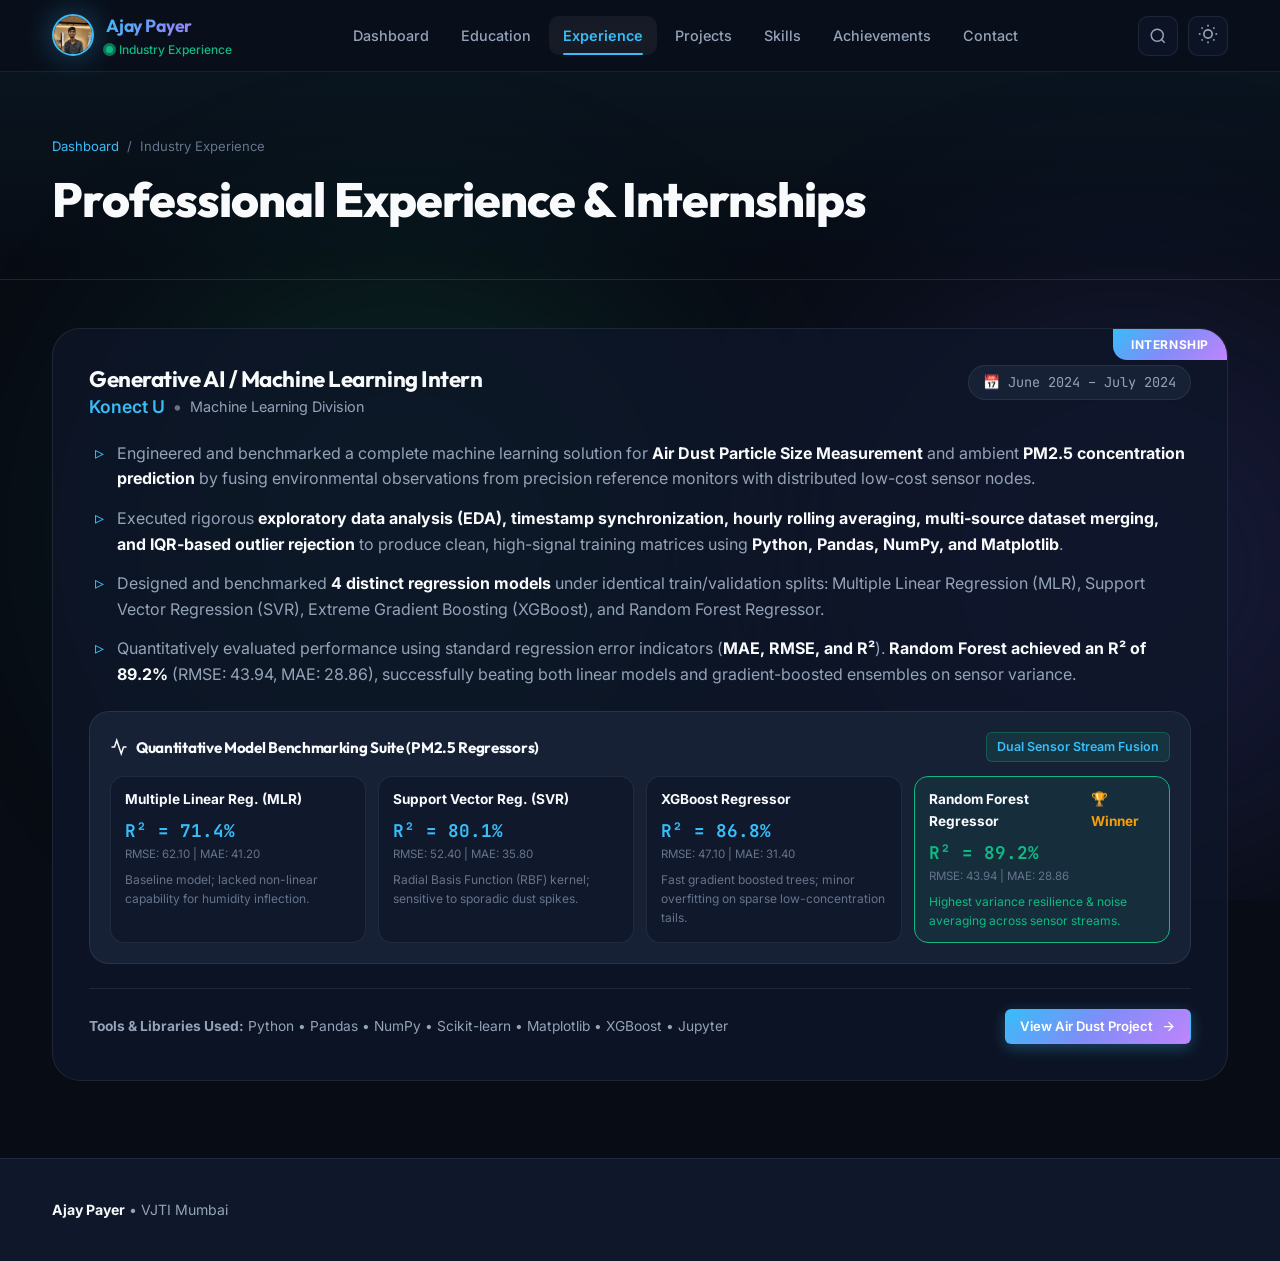
<file: experience.html>
<!DOCTYPE html>
<html lang="en" data-theme="dark">

<head>
  <meta charset="UTF-8">
  <meta name="viewport" content="width=device-width, initial-scale=1.0">
  <meta name="description"
    content="Ajay Payer - Professional Experience. Generative AI & Machine Learning Intern at Konect U. Air quality sensor analytics, model benchmarking.">
  <title>Professional Experience | Ajay Payer | AI & ML Engineer</title>

  <link rel="preconnect" href="https://fonts.googleapis.com">
  <link rel="preconnect" href="https://fonts.gstatic.com" crossorigin>
  <link
    href="https://fonts.googleapis.com/css2?family=Inter:wght@300;400;500;600;700&family=JetBrains+Mono:wght@400;500;600&family=Outfit:wght@500;600;700;800&display=swap"
    rel="stylesheet">
  <link rel="stylesheet" href="assets/css/style.css?v=2.1">
</head>

<body>
  <div class="bg-ambient-lights" aria-hidden="true">
    <div class="ambient-blob blob-2"></div>
    <div class="ambient-blob blob-3"></div>
  </div>
  <div id="scroll-progress" aria-hidden="true"></div>

  <!-- HEADER -->
  <header class="site-header" role="banner">
    <div class="container nav-container">
      <a href="index.html" class="nav-brand" aria-label="Ajay Payer Home">
        <div class="brand-avatar">
          <img src="assets/images/ajay-payer.jpg" alt="Ajay Payer" loading="eager">
        </div>
        <div class="brand-info">
          <span class="brand-name">Ajay Payer</span>
          <span class="brand-status"><span class="status-pulse"></span>Industry Experience</span>
        </div>
      </a>

      <nav class="nav-links" role="navigation">
        <a href="index.html" class="nav-link">Dashboard</a>
        <a href="education.html" class="nav-link">Education</a>
        <a href="experience.html" class="nav-link active">Experience</a>
        <a href="projects.html" class="nav-link">Projects</a>
        <a href="skills.html" class="nav-link">Skills</a>
        <a href="achievements.html" class="nav-link">Achievements</a>
        <a href="contact.html" class="nav-link">Contact</a>
      </nav>

      <div class="nav-controls">
        <button id="cmd-palette-btn" class="icon-btn" aria-label="Search (Ctrl+K)" data-tooltip="Quick Search (Ctrl+K)">
          <svg width="18" height="18" viewBox="0 0 24 24" fill="none" stroke="currentColor" stroke-width="2">
            <circle cx="11" cy="11" r="8"></circle>
            <line x1="21" y1="21" x2="16.65" y2="16.65"></line>
          </svg>
        </button>
        <button id="theme-toggle" class="icon-btn" aria-label="Toggle Theme (T)" data-tooltip="Switch Theme (T)">
          <span id="theme-icon"></span>
        </button>
        <button id="mobile-toggle-btn" class="icon-btn mobile-toggle" aria-label="Open mobile navigation menu">
          <svg width="20" height="20" viewBox="0 0 24 24" fill="none" stroke="currentColor" stroke-width="2">
            <line x1="3" y1="12" x2="21" y2="12"></line>
            <line x1="3" y1="6" x2="21" y2="6"></line>
            <line x1="3" y1="18" x2="21" y2="18"></line>
          </svg>
        </button>
      </div>
    </div>
  </header>

  <!-- Mobile Drawer -->
  <div id="mobile-drawer" class="mobile-drawer">
    <div class="mobile-drawer-header">
      <div class="nav-brand"><span class="brand-name">Ajay Payer</span></div>
      <button id="mobile-drawer-close" class="icon-btn">✕</button>
    </div>
    <ul class="mobile-nav-list">
      <li><a href="index.html" class="mobile-nav-link">🏠 Dashboard</a></li>
      <li><a href="education.html" class="mobile-nav-link">🎓 Education</a></li>
      <li><a href="experience.html" class="mobile-nav-link">💼 Experience</a></li>
      <li><a href="projects.html" class="mobile-nav-link">🚀 Projects</a></li>
      <li><a href="skills.html" class="mobile-nav-link">⚡ Skills</a></li>
      <li><a href="achievements.html" class="mobile-nav-link">🏆 Achievements</a></li>
      <li><a href="contact.html" class="mobile-nav-link">📬 Contact</a></li>
    </ul>
  </div>

  <main>
    <!-- PAGE HERO BANNER -->
    <section class="page-hero-banner">
      <div class="container">
        <div class="breadcrumb">
          <a href="index.html">Dashboard</a>
          <span>/</span>
          <span>Industry Experience</span>
        </div>
        <h1 class="page-banner-title">Professional Experience & Internships</h1>
      </div>
    </section>

    <!-- EXPERIENCE CARD -->
    <section class="container" style="padding-bottom: clamp(3rem, 6vw, 5rem);">
      <div class="experience-card">
        <div class="exp-badge-top">Internship</div>

        <div class="exp-header">
          <div>
            <h2 class="exp-role-title">Generative AI / Machine Learning Intern</h2>
            <div class="exp-company">
              <span>Konect U</span>
              <span style="color:var(--text-muted);">•</span>
              <span style="font-size:0.9rem;color:var(--text-secondary);font-weight:normal;">Machine Learning
                Division</span>
            </div>
          </div>
          <div class="exp-duration">
            <span>📅 June 2024 – July 2024</span>
          </div>
        </div>

        <ul class="exp-bullets">
          <li>
            Engineered and benchmarked a complete machine learning solution for <strong>Air Dust Particle Size
              Measurement</strong> and ambient <strong>PM2.5 concentration prediction</strong> by fusing environmental
            observations from precision reference monitors with distributed low-cost sensor nodes.
          </li>
          <li>
            Executed rigorous <strong>exploratory data analysis (EDA), timestamp synchronization, hourly rolling
              averaging, multi-source dataset merging, and IQR-based outlier rejection</strong> to produce clean,
            high-signal training matrices using <strong>Python, Pandas, NumPy, and Matplotlib</strong>.
          </li>
          <li>
            Designed and benchmarked <strong>4 distinct regression models</strong> under identical train/validation
            splits: Multiple Linear Regression (MLR), Support Vector Regression (SVR), Extreme Gradient Boosting
            (XGBoost), and Random Forest Regressor.
          </li>
          <li>
            Quantitatively evaluated performance using standard regression error indicators (<strong>MAE, RMSE, and
              R²</strong>). <strong>Random Forest achieved an R² of 89.2%</strong> (RMSE: 43.94, MAE: 28.86),
            successfully beating both linear models and gradient-boosted ensembles on sensor variance.
          </li>
        </ul>

        <!-- Detailed Benchmarking Suite -->
        <div class="exp-benchmark-drawer">
          <div class="benchmark-title">
            <h4>
              <svg width="18" height="18" viewBox="0 0 24 24" fill="none" stroke="currentColor" stroke-width="2">
                <polyline points="22 12 18 12 15 21 9 3 6 12 2 12"></polyline>
              </svg>
              Quantitative Model Benchmarking Suite (PM2.5 Regressors)
            </h4>
            <span class="badge-highlight">Dual Sensor Stream Fusion</span>
          </div>

          <div class="benchmark-grid">
            <div class="benchmark-item">
              <div class="bench-model-name">Multiple Linear Reg. (MLR)</div>
              <div class="bench-score">R² = 71.4%</div>
              <div class="bench-metric-sub">RMSE: 62.10 | MAE: 41.20</div>
              <div style="font-size:0.75rem;color:var(--text-muted);margin-top:6px;">Baseline model; lacked non-linear
                capability for humidity inflection.</div>
            </div>

            <div class="benchmark-item">
              <div class="bench-model-name">Support Vector Reg. (SVR)</div>
              <div class="bench-score">R² = 80.1%</div>
              <div class="bench-metric-sub">RMSE: 52.40 | MAE: 35.80</div>
              <div style="font-size:0.75rem;color:var(--text-muted);margin-top:6px;">Radial Basis Function (RBF) kernel;
                sensitive to sporadic dust spikes.</div>
            </div>

            <div class="benchmark-item">
              <div class="bench-model-name">XGBoost Regressor</div>
              <div class="bench-score">R² = 86.8%</div>
              <div class="bench-metric-sub">RMSE: 47.10 | MAE: 31.40</div>
              <div style="font-size:0.75rem;color:var(--text-muted);margin-top:6px;">Fast gradient boosted trees; minor
                overfitting on sparse low-concentration tails.</div>
            </div>

            <div class="benchmark-item winner">
              <div class="bench-model-name">
                <span>Random Forest Regressor</span>
                <span class="trophy">🏆 Winner</span>
              </div>
              <div class="bench-score">R² = 89.2%</div>
              <div class="bench-metric-sub">RMSE: 43.94 | MAE: 28.86</div>
              <div style="font-size:0.75rem;color:var(--accent-emerald);margin-top:6px;">Highest variance resilience &
                noise averaging across sensor streams.</div>
            </div>
          </div>
        </div>

        <div
          style="display:flex;justify-content:space-between;align-items:center;flex-wrap:wrap;gap:14px;margin-top:24px;padding-top:20px;border-top:1px solid var(--border-subtle);">
          <div style="font-size:0.86rem;color:var(--text-secondary);">
            <strong>Tools & Libraries Used:</strong> Python • Pandas • NumPy • Scikit-learn • Matplotlib • XGBoost •
            Jupyter
          </div>
          <a href="projects.html" class="btn btn-primary btn-sm">
            <span>View Air Dust Project</span>
            <svg width="15" height="15" viewBox="0 0 24 24" fill="none" stroke="currentColor" stroke-width="2">
              <line x1="5" y1="12" x2="19" y2="12"></line>
              <polyline points="12 5 19 12 12 19"></polyline>
            </svg>
          </a>
        </div>
      </div>
    </section>
  </main>

  <!-- FOOTER -->
  <footer class="site-footer" role="contentinfo">
    <div class="container footer-content">
      <div>
        <span style="font-weight:700;color:var(--text-primary);">Ajay Payer</span> • VJTI Mumbai
      </div>
    </div>
  </footer>

  <!-- COMMAND PALETTE OVERLAY -->
  <div id="command-palette-overlay" class="modal-overlay" role="dialog" aria-modal="true" aria-hidden="true">
    <div class="modal-dialog command-palette-dialog">
      <div class="palette-search-wrapper">
        <svg width="20" height="20" viewBox="0 0 24 24" fill="none" stroke="currentColor" stroke-width="2">
          <circle cx="11" cy="11" r="8"></circle>
          <line x1="21" y1="21" x2="16.65" y2="16.65"></line>
        </svg>
        <input type="text" id="palette-input" placeholder="Type a page or command (e.g. education, projects, resume)..."
          aria-label="Command search" autocomplete="off">
        <span class="shortcut-badge">ESC</span>
      </div>
      <div id="palette-results" class="palette-results"></div>
    </div>
  </div>

  <script src="assets/js/main.js?v=2.5"></script>
</body>

</html>
</file>
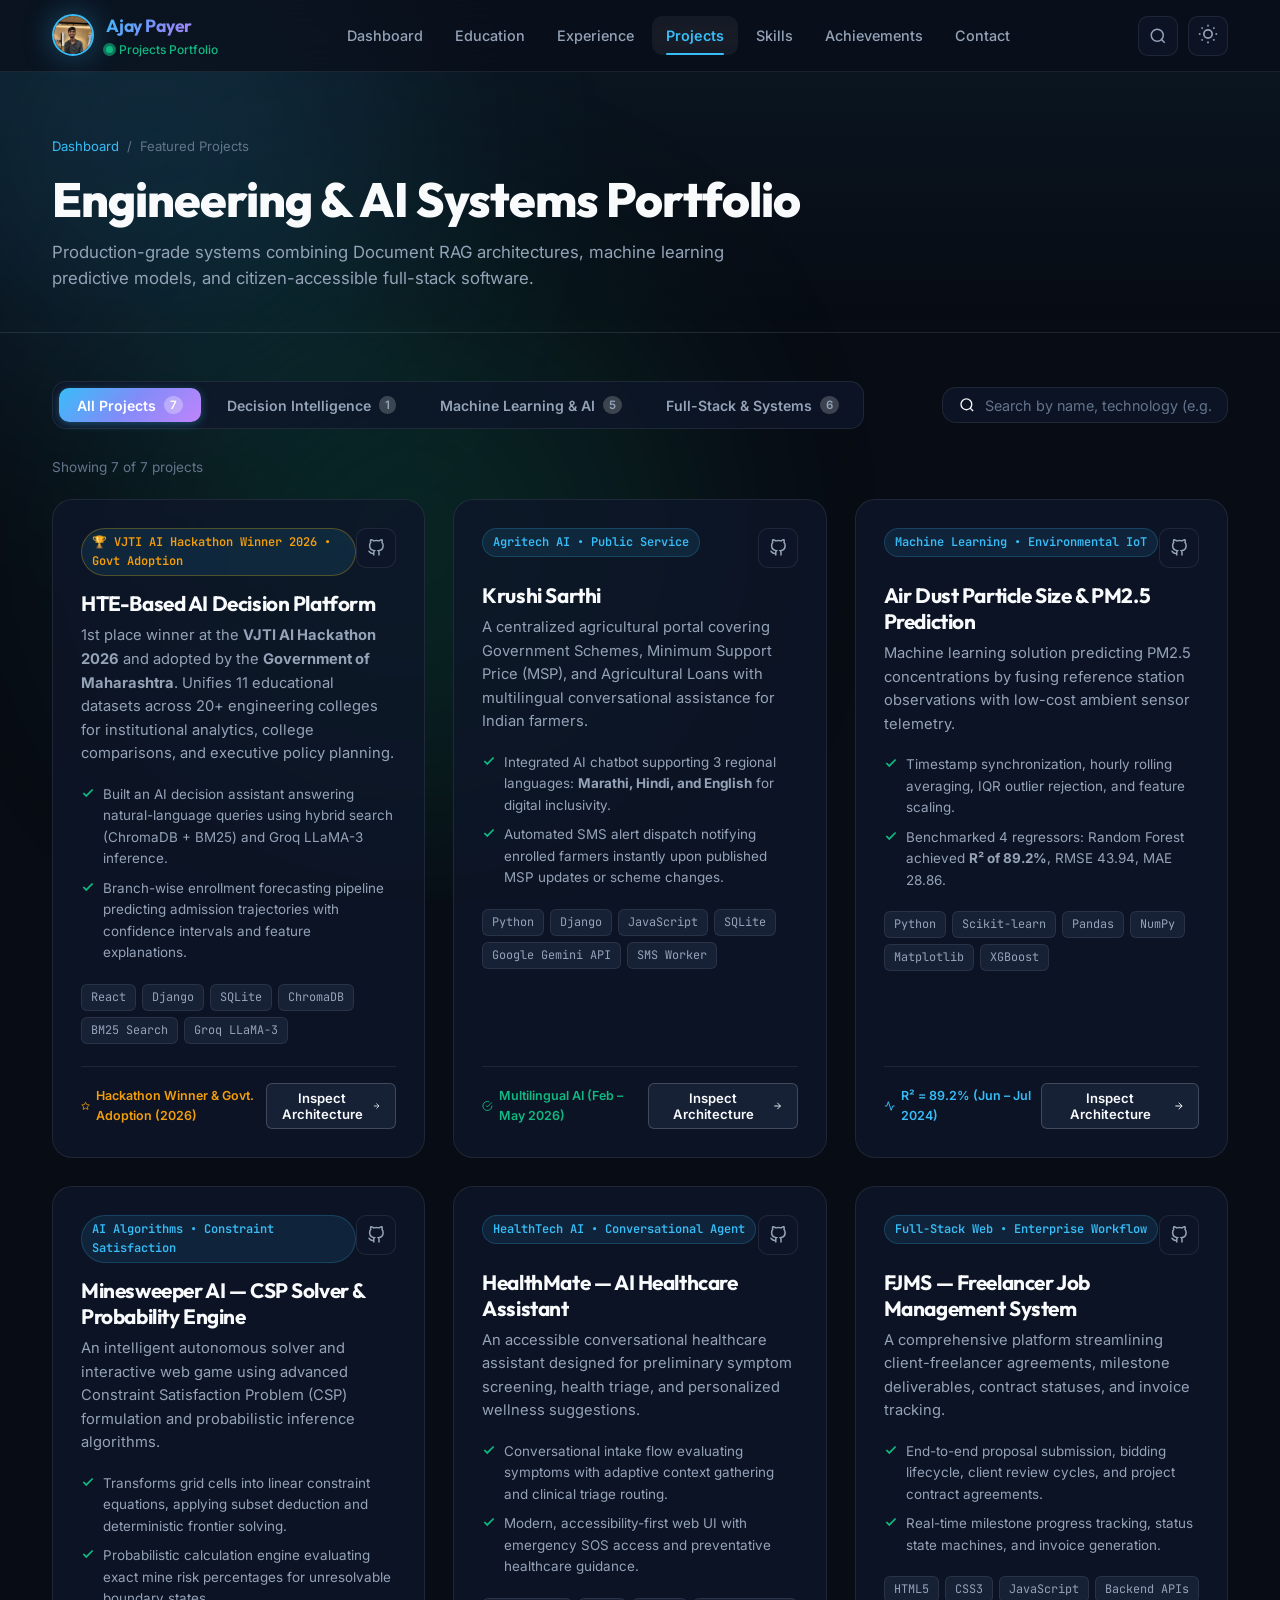
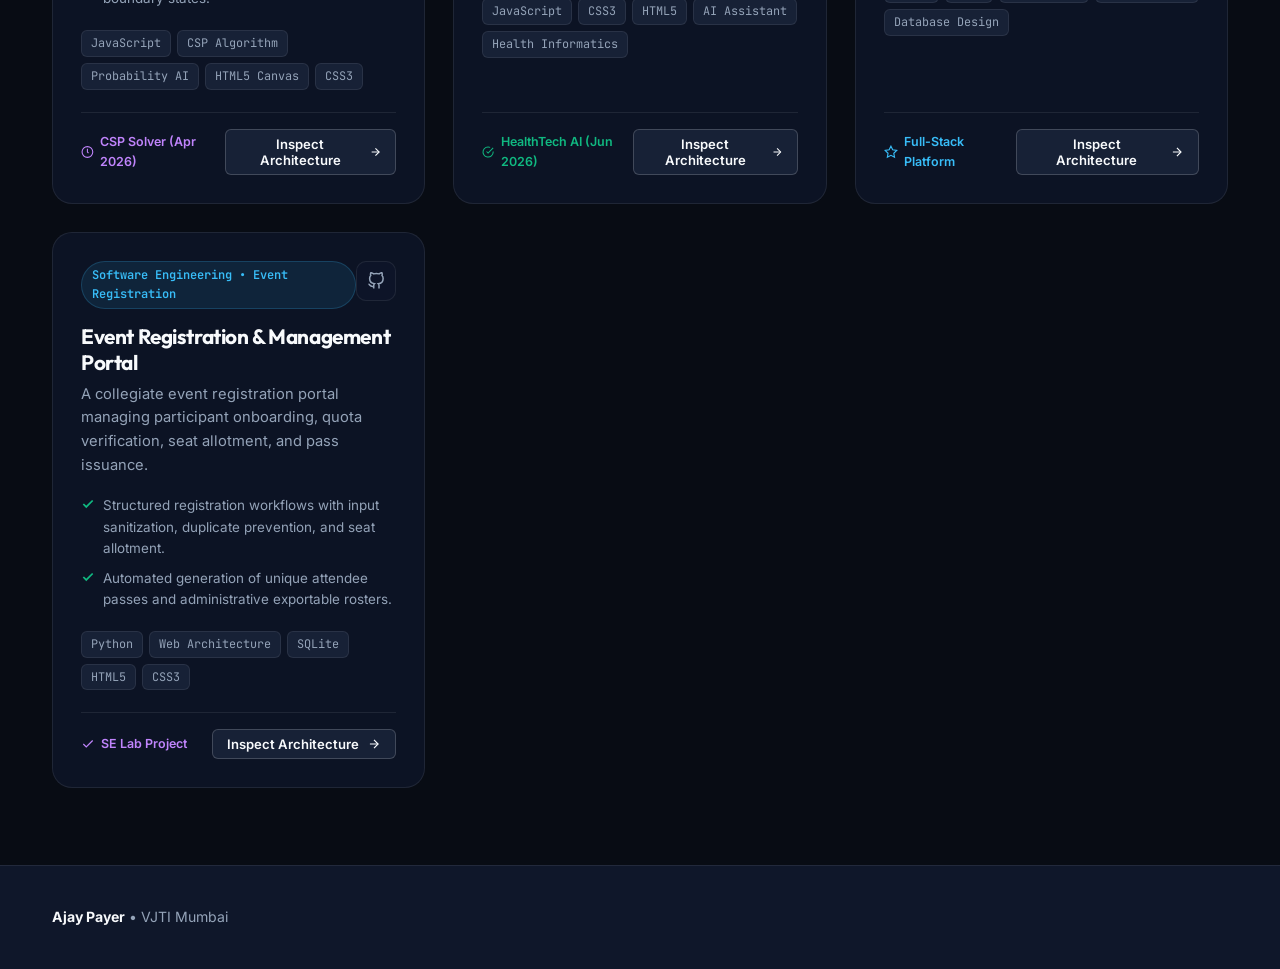
<file: projects.html>
<!DOCTYPE html>
<html lang="en" data-theme="dark">
<head>
  <meta charset="UTF-8">
  <meta name="viewport" content="width=device-width, initial-scale=1.0">
  <meta name="description" content="Ajay Payer - Engineering & AI Projects Showcase. HTE Decision Intelligence Platform, Krushi Sarthi, Air Dust ML.">
  <title>Projects Showcase | Ajay Payer | AI & Full-Stack Engineer</title>

  <link rel="preconnect" href="https://fonts.googleapis.com">
  <link rel="preconnect" href="https://fonts.gstatic.com" crossorigin>
  <link href="https://fonts.googleapis.com/css2?family=Inter:wght@300;400;500;600;700&family=JetBrains+Mono:wght@400;500;600&family=Outfit:wght@500;600;700;800&display=swap" rel="stylesheet">
  <link rel="stylesheet" href="assets/css/style.css?v=2.2">
</head>
<body>
  <div class="bg-ambient-lights" aria-hidden="true">
    <div class="ambient-blob blob-1"></div>
    <div class="ambient-blob blob-3"></div>
  </div>
  <div id="scroll-progress" aria-hidden="true"></div>

  <!-- HEADER -->
  <header class="site-header" role="banner">
    <div class="container nav-container">
      <a href="index.html" class="nav-brand" aria-label="Ajay Payer Home">
        <div class="brand-avatar">
          <img src="assets/images/ajay-payer.jpg" alt="Ajay Payer" loading="eager">
        </div>
        <div class="brand-info">
          <span class="brand-name">Ajay Payer</span>
          <span class="brand-status"><span class="status-pulse"></span>Projects Portfolio</span>
        </div>
      </a>

      <nav class="nav-links" role="navigation">
        <a href="index.html" class="nav-link">Dashboard</a>
        <a href="education.html" class="nav-link">Education</a>
        <a href="experience.html" class="nav-link">Experience</a>
        <a href="projects.html" class="nav-link active">Projects</a>
        <a href="skills.html" class="nav-link">Skills</a>
        <a href="achievements.html" class="nav-link">Achievements</a>
        <a href="contact.html" class="nav-link">Contact</a>
      </nav>

      <div class="nav-controls">
        <button id="cmd-palette-btn" class="icon-btn" aria-label="Search (Ctrl+K)" data-tooltip="Quick Search (Ctrl+K)">
          <svg width="18" height="18" viewBox="0 0 24 24" fill="none" stroke="currentColor" stroke-width="2"><circle cx="11" cy="11" r="8"></circle><line x1="21" y1="21" x2="16.65" y2="16.65"></line></svg>
        </button>
        <button id="theme-toggle" class="icon-btn" aria-label="Toggle Theme (T)" data-tooltip="Switch Theme (T)">
          <span id="theme-icon"></span>
        </button>
        <button id="mobile-toggle-btn" class="icon-btn mobile-toggle" aria-label="Open mobile navigation menu">
          <svg width="20" height="20" viewBox="0 0 24 24" fill="none" stroke="currentColor" stroke-width="2"><line x1="3" y1="12" x2="21" y2="12"></line><line x1="3" y1="6" x2="21" y2="6"></line><line x1="3" y1="18" x2="21" y2="18"></line></svg>
        </button>
      </div>
    </div>
  </header>

  <!-- Mobile Drawer -->
  <div id="mobile-drawer" class="mobile-drawer">
    <div class="mobile-drawer-header">
      <div class="nav-brand"><span class="brand-name">Ajay Payer</span></div>
      <button id="mobile-drawer-close" class="icon-btn">✕</button>
    </div>
    <ul class="mobile-nav-list">
      <li><a href="index.html" class="mobile-nav-link">🏠 Dashboard</a></li>
      <li><a href="education.html" class="mobile-nav-link">🎓 Education</a></li>
      <li><a href="experience.html" class="mobile-nav-link">💼 Experience</a></li>
      <li><a href="projects.html" class="mobile-nav-link">🚀 Projects</a></li>
      <li><a href="skills.html" class="mobile-nav-link">⚡ Skills</a></li>
      <li><a href="achievements.html" class="mobile-nav-link">🏆 Achievements</a></li>
      <li><a href="contact.html" class="mobile-nav-link">📬 Contact</a></li>
    </ul>
  </div>

  <main>
    <!-- PAGE HERO BANNER -->
    <section class="page-hero-banner">
      <div class="container">
        <div class="breadcrumb">
          <a href="index.html">Dashboard</a>
          <span>/</span>
          <span>Featured Projects</span>
        </div>
        <h1 class="page-banner-title">Engineering & AI Systems Portfolio</h1>
        <p class="page-banner-desc">
          Production-grade systems combining Document RAG architectures, machine learning predictive models, and citizen-accessible full-stack software.
        </p>
      </div>
    </section>

    <!-- PROJECTS SECTION -->
    <section class="container" style="padding-bottom: clamp(3rem, 6vw, 5rem);">
      <!-- Filter Bar & Search -->
      <div class="projects-filter-bar">
        <div class="filter-btn-group" role="tablist" aria-label="Project Categories">
          <button class="filter-tab active" data-filter="all" role="tab">
            <span>All Projects</span>
            <span class="filter-count-badge">7</span>
          </button>
          <button class="filter-tab" data-filter="decision-platforms" role="tab">
            <span>Decision Intelligence</span>
            <span class="filter-count-badge">1</span>
          </button>
          <button class="filter-tab" data-filter="ml-ai" role="tab">
            <span>Machine Learning & AI</span>
            <span class="filter-count-badge">5</span>
          </button>
          <button class="filter-tab" data-filter="fullstack" role="tab">
            <span>Full-Stack & Systems</span>
            <span class="filter-count-badge">6</span>
          </button>
        </div>

        <div class="projects-search-box">
          <svg width="18" height="18" viewBox="0 0 24 24" fill="none" stroke="currentColor" stroke-width="2"><circle cx="11" cy="11" r="8"></circle><line x1="21" y1="21" x2="16.65" y2="16.65"></line></svg>
          <input type="text" id="project-search-input" placeholder="Search by name, technology (e.g. CSP, Django, React)..." aria-label="Search projects">
        </div>
      </div>

      <div id="projects-count-display" style="font-size:0.85rem;color:var(--text-muted);margin-bottom:20px;">
        Showing 7 of 7 projects
      </div>

      <!-- Projects Grid -->
      <div class="projects-grid" id="projects-grid-container">

        <!-- Project 1: HTE Decision Intelligence Platform -->
        <article class="project-card" data-category="decision-platforms decision-intelligence fullstack ml-ai">
          <div>
            <div class="project-top">
              <span class="project-category-tag" style="color:var(--accent-amber);border-color:rgba(234,179,8,0.3);">🏆 VJTI AI Hackathon Winner 2026 • Govt Adoption</span>
              <div class="project-actions">
                <a href="https://github.com/ajaypayer" target="_blank" rel="noopener" class="icon-btn" aria-label="GitHub Repository" data-tooltip="View on GitHub">
                  <svg width="18" height="18" viewBox="0 0 24 24" fill="none" stroke="currentColor" stroke-width="2"><path d="M9 19c-5 1.5-5-2.5-7-3m14 6v-3.87a3.37 3.37 0 0 0-.94-2.61c3.14-.35 6.44-1.54 6.44-7A5.44 5.44 0 0 0 20 4.77 5.07 5.07 0 0 0 19.91 1S18.73.65 16 2.48a13.38 13.38 0 0 0-7 0C6.27.65 5.09 1 5.09 1A5.07 5.07 0 0 0 5 4.77a5.44 5.44 0 0 0-1.5 3.78c0 5.42 3.3 6.61 6.44 7A3.37 3.37 0 0 0 9 18.13V22"></path></svg>
                </a>
              </div>
            </div>

            <h2 class="project-title">HTE-Based AI Decision Platform</h2>
            <p class="project-desc">
              1st place winner at the <strong>VJTI AI Hackathon 2026</strong> and adopted by the <strong>Government of Maharashtra</strong>. Unifies 11 educational datasets across 20+ engineering colleges for institutional analytics, college comparisons, and executive policy planning.
            </p>

            <ul class="project-features">
              <li>
                <svg width="14" height="14" viewBox="0 0 24 24" fill="none" stroke="currentColor" stroke-width="3"><polyline points="20 6 9 17 4 12"></polyline></svg>
                <span>Built an AI decision assistant answering natural-language queries using hybrid search (ChromaDB + BM25) and Groq LLaMA-3 inference.</span>
              </li>
              <li>
                <svg width="14" height="14" viewBox="0 0 24 24" fill="none" stroke="currentColor" stroke-width="3"><polyline points="20 6 9 17 4 12"></polyline></svg>
                <span>Branch-wise enrollment forecasting pipeline predicting admission trajectories with confidence intervals and feature explanations.</span>
              </li>
            </ul>

            <div class="project-tech-stack">
              <span class="tech-badge">React</span>
              <span class="tech-badge">Django</span>
              <span class="tech-badge">SQLite</span>
              <span class="tech-badge">ChromaDB</span>
              <span class="tech-badge">BM25 Search</span>
              <span class="tech-badge">Groq LLaMA-3</span>
            </div>
          </div>

          <div class="project-footer">
            <span class="project-impact-badge" style="color:var(--accent-amber);">
              <svg width="14" height="14" viewBox="0 0 24 24" fill="none" stroke="currentColor" stroke-width="2"><polygon points="12 2 15.09 8.26 22 9.27 17 14.14 18.18 21.02 12 17.77 5.82 21.02 7 14.14 2 9.27 8.91 8.26 12 2"></polygon></svg>
              Hackathon Winner & Govt. Adoption (2026)
            </span>

            <button class="btn btn-secondary btn-sm" data-inspect-project="hte-platform">
              <span>Inspect Architecture</span>
              <svg width="14" height="14" viewBox="0 0 24 24" fill="none" stroke="currentColor" stroke-width="2"><line x1="5" y1="12" x2="19" y2="12"></line><polyline points="12 5 19 12 12 19"></polyline></svg>
            </button>
          </div>
        </article>

        <!-- Project 2: Krushi Sarthi -->
        <article class="project-card" data-category="ml-ai fullstack">
          <div>
            <div class="project-top">
              <span class="project-category-tag">Agritech AI • Public Service</span>
              <div class="project-actions">
                <a href="https://github.com/ajaypayer/KrushiSarthi" target="_blank" rel="noopener" class="icon-btn" aria-label="GitHub Repository" data-tooltip="View on GitHub">
                  <svg width="18" height="18" viewBox="0 0 24 24" fill="none" stroke="currentColor" stroke-width="2"><path d="M9 19c-5 1.5-5-2.5-7-3m14 6v-3.87a3.37 3.37 0 0 0-.94-2.61c3.14-.35 6.44-1.54 6.44-7A5.44 5.44 0 0 0 20 4.77 5.07 5.07 0 0 0 19.91 1S18.73.65 16 2.48a13.38 13.38 0 0 0-7 0C6.27.65 5.09 1 5.09 1A5.07 5.07 0 0 0 5 4.77a5.44 5.44 0 0 0-1.5 3.78c0 5.42 3.3 6.61 6.44 7A3.37 3.37 0 0 0 9 18.13V22"></path></svg>
                </a>
              </div>
            </div>

            <h2 class="project-title">Krushi Sarthi</h2>
            <p class="project-desc">
              A centralized agricultural portal covering Government Schemes, Minimum Support Price (MSP), and Agricultural Loans with multilingual conversational assistance for Indian farmers.
            </p>

            <ul class="project-features">
              <li>
                <svg width="14" height="14" viewBox="0 0 24 24" fill="none" stroke="currentColor" stroke-width="3"><polyline points="20 6 9 17 4 12"></polyline></svg>
                <span>Integrated AI chatbot supporting 3 regional languages: <strong>Marathi, Hindi, and English</strong> for digital inclusivity.</span>
              </li>
              <li>
                <svg width="14" height="14" viewBox="0 0 24 24" fill="none" stroke="currentColor" stroke-width="3"><polyline points="20 6 9 17 4 12"></polyline></svg>
                <span>Automated SMS alert dispatch notifying enrolled farmers instantly upon published MSP updates or scheme changes.</span>
              </li>
            </ul>

            <div class="project-tech-stack">
              <span class="tech-badge">Python</span>
              <span class="tech-badge">Django</span>
              <span class="tech-badge">JavaScript</span>
              <span class="tech-badge">SQLite</span>
              <span class="tech-badge">Google Gemini API</span>
              <span class="tech-badge">SMS Worker</span>
            </div>
          </div>

          <div class="project-footer">
            <span class="project-impact-badge" style="color:var(--accent-emerald);">
              <svg width="14" height="14" viewBox="0 0 24 24" fill="none" stroke="currentColor" stroke-width="2"><path d="M22 11.08V12a10 10 0 1 1-5.93-9.14"></path><polyline points="22 4 12 14.01 9 11.01"></polyline></svg>
              Multilingual AI (Feb – May 2026)
            </span>

            <button class="btn btn-secondary btn-sm" data-inspect-project="krushi-sarthi">
              <span>Inspect Architecture</span>
              <svg width="14" height="14" viewBox="0 0 24 24" fill="none" stroke="currentColor" stroke-width="2"><line x1="5" y1="12" x2="19" y2="12"></line><polyline points="12 5 19 12 12 19"></polyline></svg>
            </button>
          </div>
        </article>

        <!-- Project 3: Air Dust Particle Size Measurement -->
        <article class="project-card" data-category="ml-ai">
          <div>
            <div class="project-top">
              <span class="project-category-tag">Machine Learning • Environmental IoT</span>
              <div class="project-actions">
                <a href="https://github.com/ajaypayer/Air-Dust-Size-Measurment" target="_blank" rel="noopener" class="icon-btn" aria-label="GitHub Repository" data-tooltip="View on GitHub">
                  <svg width="18" height="18" viewBox="0 0 24 24" fill="none" stroke="currentColor" stroke-width="2"><path d="M9 19c-5 1.5-5-2.5-7-3m14 6v-3.87a3.37 3.37 0 0 0-.94-2.61c3.14-.35 6.44-1.54 6.44-7A5.44 5.44 0 0 0 20 4.77 5.07 5.07 0 0 0 19.91 1S18.73.65 16 2.48a13.38 13.38 0 0 0-7 0C6.27.65 5.09 1 5.09 1A5.07 5.07 0 0 0 5 4.77a5.44 5.44 0 0 0-1.5 3.78c0 5.42 3.3 6.61 6.44 7A3.37 3.37 0 0 0 9 18.13V22"></path></svg>
                </a>
              </div>
            </div>

            <h2 class="project-title">Air Dust Particle Size & PM2.5 Prediction</h2>
            <p class="project-desc">
              Machine learning solution predicting PM2.5 concentrations by fusing reference station observations with low-cost ambient sensor telemetry.
            </p>

            <ul class="project-features">
              <li>
                <svg width="14" height="14" viewBox="0 0 24 24" fill="none" stroke="currentColor" stroke-width="3"><polyline points="20 6 9 17 4 12"></polyline></svg>
                <span>Timestamp synchronization, hourly rolling averaging, IQR outlier rejection, and feature scaling.</span>
              </li>
              <li>
                <svg width="14" height="14" viewBox="0 0 24 24" fill="none" stroke="currentColor" stroke-width="3"><polyline points="20 6 9 17 4 12"></polyline></svg>
                <span>Benchmarked 4 regressors: Random Forest achieved <strong>R² of 89.2%</strong>, RMSE 43.94, MAE 28.86.</span>
              </li>
            </ul>

            <div class="project-tech-stack">
              <span class="tech-badge">Python</span>
              <span class="tech-badge">Scikit-learn</span>
              <span class="tech-badge">Pandas</span>
              <span class="tech-badge">NumPy</span>
              <span class="tech-badge">Matplotlib</span>
              <span class="tech-badge">XGBoost</span>
            </div>
          </div>

          <div class="project-footer">
            <span class="project-impact-badge" style="color:var(--accent-cyan);">
              <svg width="14" height="14" viewBox="0 0 24 24" fill="none" stroke="currentColor" stroke-width="2"><polyline points="22 12 18 12 15 21 9 3 6 12 2 12"></polyline></svg>
              R² = 89.2% (Jun – Jul 2024)
            </span>

            <button class="btn btn-secondary btn-sm" data-inspect-project="air-dust">
              <span>Inspect Architecture</span>
              <svg width="14" height="14" viewBox="0 0 24 24" fill="none" stroke="currentColor" stroke-width="2"><line x1="5" y1="12" x2="19" y2="12"></line><polyline points="12 5 19 12 12 19"></polyline></svg>
            </button>
          </div>
        </article>

        <!-- Project 4: Minesweeper AI Game - CSP -->
        <article class="project-card" data-category="ml-ai fullstack">
          <div>
            <div class="project-top">
              <span class="project-category-tag">AI Algorithms • Constraint Satisfaction</span>
              <div class="project-actions">
                <a href="https://github.com/ajaypayer/MineswwperGame-CSP" target="_blank" rel="noopener" class="icon-btn" aria-label="GitHub Repository" data-tooltip="View on GitHub">
                  <svg width="18" height="18" viewBox="0 0 24 24" fill="none" stroke="currentColor" stroke-width="2"><path d="M9 19c-5 1.5-5-2.5-7-3m14 6v-3.87a3.37 3.37 0 0 0-.94-2.61c3.14-.35 6.44-1.54 6.44-7A5.44 5.44 0 0 0 20 4.77 5.07 5.07 0 0 0 19.91 1S18.73.65 16 2.48a13.38 13.38 0 0 0-7 0C6.27.65 5.09 1 5.09 1A5.07 5.07 0 0 0 5 4.77a5.44 5.44 0 0 0-1.5 3.78c0 5.42 3.3 6.61 6.44 7A3.37 3.37 0 0 0 9 18.13V22"></path></svg>
                </a>
              </div>
            </div>

            <h2 class="project-title">Minesweeper AI — CSP Solver & Probability Engine</h2>
            <p class="project-desc">
              An intelligent autonomous solver and interactive web game using advanced Constraint Satisfaction Problem (CSP) formulation and probabilistic inference algorithms.
            </p>

            <ul class="project-features">
              <li>
                <svg width="14" height="14" viewBox="0 0 24 24" fill="none" stroke="currentColor" stroke-width="3"><polyline points="20 6 9 17 4 12"></polyline></svg>
                <span>Transforms grid cells into linear constraint equations, applying subset deduction and deterministic frontier solving.</span>
              </li>
              <li>
                <svg width="14" height="14" viewBox="0 0 24 24" fill="none" stroke="currentColor" stroke-width="3"><polyline points="20 6 9 17 4 12"></polyline></svg>
                <span>Probabilistic calculation engine evaluating exact mine risk percentages for unresolvable boundary states.</span>
              </li>
            </ul>

            <div class="project-tech-stack">
              <span class="tech-badge">JavaScript</span>
              <span class="tech-badge">CSP Algorithm</span>
              <span class="tech-badge">Probability AI</span>
              <span class="tech-badge">HTML5 Canvas</span>
              <span class="tech-badge">CSS3</span>
            </div>
          </div>

          <div class="project-footer">
            <span class="project-impact-badge" style="color:var(--accent-purple);">
              <svg width="14" height="14" viewBox="0 0 24 24" fill="none" stroke="currentColor" stroke-width="2"><circle cx="12" cy="12" r="10"></circle><polyline points="12 6 12 12 14 14"></polyline></svg>
              CSP Solver (Apr 2026)
            </span>

            <button class="btn btn-secondary btn-sm" data-inspect-project="minesweeper-csp">
              <span>Inspect Architecture</span>
              <svg width="14" height="14" viewBox="0 0 24 24" fill="none" stroke="currentColor" stroke-width="2"><line x1="5" y1="12" x2="19" y2="12"></line><polyline points="12 5 19 12 12 19"></polyline></svg>
            </button>
          </div>
        </article>

        <!-- Project 5: HealthMate AI Assistant -->
        <article class="project-card" data-category="ml-ai fullstack">
          <div>
            <div class="project-top">
              <span class="project-category-tag">HealthTech AI • Conversational Agent</span>
              <div class="project-actions">
                <a href="https://github.com/ajaypayer/Healthmate" target="_blank" rel="noopener" class="icon-btn" aria-label="GitHub Repository" data-tooltip="View on GitHub">
                  <svg width="18" height="18" viewBox="0 0 24 24" fill="none" stroke="currentColor" stroke-width="2"><path d="M9 19c-5 1.5-5-2.5-7-3m14 6v-3.87a3.37 3.37 0 0 0-.94-2.61c3.14-.35 6.44-1.54 6.44-7A5.44 5.44 0 0 0 20 4.77 5.07 5.07 0 0 0 19.91 1S18.73.65 16 2.48a13.38 13.38 0 0 0-7 0C6.27.65 5.09 1 5.09 1A5.07 5.07 0 0 0 5 4.77a5.44 5.44 0 0 0-1.5 3.78c0 5.42 3.3 6.61 6.44 7A3.37 3.37 0 0 0 9 18.13V22"></path></svg>
                </a>
              </div>
            </div>

            <h2 class="project-title">HealthMate — AI Healthcare Assistant</h2>
            <p class="project-desc">
              An accessible conversational healthcare assistant designed for preliminary symptom screening, health triage, and personalized wellness suggestions.
            </p>

            <ul class="project-features">
              <li>
                <svg width="14" height="14" viewBox="0 0 24 24" fill="none" stroke="currentColor" stroke-width="3"><polyline points="20 6 9 17 4 12"></polyline></svg>
                <span>Conversational intake flow evaluating symptoms with adaptive context gathering and clinical triage routing.</span>
              </li>
              <li>
                <svg width="14" height="14" viewBox="0 0 24 24" fill="none" stroke="currentColor" stroke-width="3"><polyline points="20 6 9 17 4 12"></polyline></svg>
                <span>Modern, accessibility-first web UI with emergency SOS access and preventative healthcare guidance.</span>
              </li>
            </ul>

            <div class="project-tech-stack">
              <span class="tech-badge">JavaScript</span>
              <span class="tech-badge">CSS3</span>
              <span class="tech-badge">HTML5</span>
              <span class="tech-badge">AI Assistant</span>
              <span class="tech-badge">Health Informatics</span>
            </div>
          </div>

          <div class="project-footer">
            <span class="project-impact-badge" style="color:var(--accent-emerald);">
              <svg width="14" height="14" viewBox="0 0 24 24" fill="none" stroke="currentColor" stroke-width="2"><path d="M22 11.08V12a10 10 0 1 1-5.93-9.14"></path><polyline points="22 4 12 14.01 9 11.01"></polyline></svg>
              HealthTech AI (Jun 2026)
            </span>

            <button class="btn btn-secondary btn-sm" data-inspect-project="healthmate">
              <span>Inspect Architecture</span>
              <svg width="14" height="14" viewBox="0 0 24 24" fill="none" stroke="currentColor" stroke-width="2"><line x1="5" y1="12" x2="19" y2="12"></line><polyline points="12 5 19 12 12 19"></polyline></svg>
            </button>
          </div>
        </article>

        <!-- Project 6: FJMS (Freelancer Job Management System) -->
        <article class="project-card" data-category="fullstack">
          <div>
            <div class="project-top">
              <span class="project-category-tag">Full-Stack Web • Enterprise Workflow</span>
              <div class="project-actions">
                <a href="https://github.com/ajaypayer/FJMS" target="_blank" rel="noopener" class="icon-btn" aria-label="GitHub Repository" data-tooltip="View on GitHub">
                  <svg width="18" height="18" viewBox="0 0 24 24" fill="none" stroke="currentColor" stroke-width="2"><path d="M9 19c-5 1.5-5-2.5-7-3m14 6v-3.87a3.37 3.37 0 0 0-.94-2.61c3.14-.35 6.44-1.54 6.44-7A5.44 5.44 0 0 0 20 4.77 5.07 5.07 0 0 0 19.91 1S18.73.65 16 2.48a13.38 13.38 0 0 0-7 0C6.27.65 5.09 1 5.09 1A5.07 5.07 0 0 0 5 4.77a5.44 5.44 0 0 0-1.5 3.78c0 5.42 3.3 6.61 6.44 7A3.37 3.37 0 0 0 9 18.13V22"></path></svg>
                </a>
              </div>
            </div>

            <h2 class="project-title">FJMS — Freelancer Job Management System</h2>
            <p class="project-desc">
              A comprehensive platform streamlining client-freelancer agreements, milestone deliverables, contract statuses, and invoice tracking.
            </p>

            <ul class="project-features">
              <li>
                <svg width="14" height="14" viewBox="0 0 24 24" fill="none" stroke="currentColor" stroke-width="3"><polyline points="20 6 9 17 4 12"></polyline></svg>
                <span>End-to-end proposal submission, bidding lifecycle, client review cycles, and project contract agreements.</span>
              </li>
              <li>
                <svg width="14" height="14" viewBox="0 0 24 24" fill="none" stroke="currentColor" stroke-width="3"><polyline points="20 6 9 17 4 12"></polyline></svg>
                <span>Real-time milestone progress tracking, status state machines, and invoice generation.</span>
              </li>
            </ul>

            <div class="project-tech-stack">
              <span class="tech-badge">HTML5</span>
              <span class="tech-badge">CSS3</span>
              <span class="tech-badge">JavaScript</span>
              <span class="tech-badge">Backend APIs</span>
              <span class="tech-badge">Database Design</span>
            </div>
          </div>

          <div class="project-footer">
            <span class="project-impact-badge" style="color:var(--accent-cyan);">
              <svg width="14" height="14" viewBox="0 0 24 24" fill="none" stroke="currentColor" stroke-width="2"><polygon points="12 2 15.09 8.26 22 9.27 17 14.14 18.18 21.02 12 17.77 5.82 21.02 7 14.14 2 9.27 8.91 8.26 12 2"></polygon></svg>
              Full-Stack Platform
            </span>

            <button class="btn btn-secondary btn-sm" data-inspect-project="fjms">
              <span>Inspect Architecture</span>
              <svg width="14" height="14" viewBox="0 0 24 24" fill="none" stroke="currentColor" stroke-width="2"><line x1="5" y1="12" x2="19" y2="12"></line><polyline points="12 5 19 12 12 19"></polyline></svg>
            </button>
          </div>
        </article>

        <!-- Project 7: SE LAB Event Registration -->
        <article class="project-card" data-category="fullstack">
          <div>
            <div class="project-top">
              <span class="project-category-tag">Software Engineering • Event Registration</span>
              <div class="project-actions">
                <a href="https://github.com/ajaypayer/SE_LAB_RegisterEvent" target="_blank" rel="noopener" class="icon-btn" aria-label="GitHub Repository" data-tooltip="View on GitHub">
                  <svg width="18" height="18" viewBox="0 0 24 24" fill="none" stroke="currentColor" stroke-width="2"><path d="M9 19c-5 1.5-5-2.5-7-3m14 6v-3.87a3.37 3.37 0 0 0-.94-2.61c3.14-.35 6.44-1.54 6.44-7A5.44 5.44 0 0 0 20 4.77 5.07 5.07 0 0 0 19.91 1S18.73.65 16 2.48a13.38 13.38 0 0 0-7 0C6.27.65 5.09 1 5.09 1A5.07 5.07 0 0 0 5 4.77a5.44 5.44 0 0 0-1.5 3.78c0 5.42 3.3 6.61 6.44 7A3.37 3.37 0 0 0 9 18.13V22"></path></svg>
                </a>
              </div>
            </div>

            <h2 class="project-title">Event Registration & Management Portal</h2>
            <p class="project-desc">
              A collegiate event registration portal managing participant onboarding, quota verification, seat allotment, and pass issuance.
            </p>

            <ul class="project-features">
              <li>
                <svg width="14" height="14" viewBox="0 0 24 24" fill="none" stroke="currentColor" stroke-width="3"><polyline points="20 6 9 17 4 12"></polyline></svg>
                <span>Structured registration workflows with input sanitization, duplicate prevention, and seat allotment.</span>
              </li>
              <li>
                <svg width="14" height="14" viewBox="0 0 24 24" fill="none" stroke="currentColor" stroke-width="3"><polyline points="20 6 9 17 4 12"></polyline></svg>
                <span>Automated generation of unique attendee passes and administrative exportable rosters.</span>
              </li>
            </ul>

            <div class="project-tech-stack">
              <span class="tech-badge">Python</span>
              <span class="tech-badge">Web Architecture</span>
              <span class="tech-badge">SQLite</span>
              <span class="tech-badge">HTML5</span>
              <span class="tech-badge">CSS3</span>
            </div>
          </div>

          <div class="project-footer">
            <span class="project-impact-badge" style="color:var(--accent-purple);">
              <svg width="14" height="14" viewBox="0 0 24 24" fill="none" stroke="currentColor" stroke-width="2"><polyline points="20 6 9 17 4 12"></polyline></svg>
              SE Lab Project
            </span>

            <button class="btn btn-secondary btn-sm" data-inspect-project="event-register">
              <span>Inspect Architecture</span>
              <svg width="14" height="14" viewBox="0 0 24 24" fill="none" stroke="currentColor" stroke-width="2"><line x1="5" y1="12" x2="19" y2="12"></line><polyline points="12 5 19 12 12 19"></polyline></svg>
            </button>
          </div>
        </article>
      </div>

      <!-- Empty State -->
      <div id="projects-empty-state" style="display:none;text-align:center;padding:48px 20px;background:var(--bg-card);border:1px dashed var(--border-strong);border-radius:var(--radius-lg);margin-top:20px;">
        <p style="font-size:1.1rem;color:var(--text-primary);margin-bottom:8px;">No projects matched your search query</p>
        <p style="font-size:0.88rem;color:var(--text-muted);margin-bottom:18px;">Try searching for "Django", "Machine Learning", or "Groq"</p>
        <button id="reset-filter-btn" class="btn btn-outline btn-sm">Clear Search & Reset Filters</button>
      </div>
    </section>
  </main>

  <!-- FOOTER -->
  <footer class="site-footer" role="contentinfo">
    <div class="container footer-content">
      <div>
        <span style="font-weight:700;color:var(--text-primary);">Ajay Payer</span> • VJTI Mumbai
      </div>
    </div>
  </footer>

  <!-- PROJECT INSPECTION MODAL -->
  <div id="modal-overlay" class="modal-overlay" role="dialog" aria-modal="true" aria-hidden="true">
    <div id="project-detail-modal" class="modal-dialog modal-lg" style="display:none;">
      <div class="modal-header">
        <div>
          <h3 class="modal-title" id="modal-proj-title">Project Deep-Dive</h3>
          <span id="modal-proj-category" style="font-size:0.8rem;color:var(--accent-cyan);font-weight:600;"></span>
        </div>
        <button class="modal-close-btn" aria-label="Close modal">✕</button>
      </div>
      <div class="modal-body">
        <div style="margin-bottom:16px;">
          <h4 style="font-size:1rem;color:var(--text-primary);margin-bottom:6px;">Tech Stack & Deployment</h4>
          <p id="modal-proj-stack" style="font-family:var(--font-mono);font-size:0.86rem;color:var(--accent-cyan);"></p>
          <span id="modal-proj-period" style="font-size:0.8rem;color:var(--text-muted);"></span>
        </div>

        <div style="margin-bottom:20px;">
          <h4 style="font-size:1rem;color:var(--text-primary);margin-bottom:8px;">Core Engineering Highlights</h4>
          <ul id="modal-proj-highlights" style="list-style:none;display:flex;flex-direction:column;gap:8px;"></ul>
        </div>

        <div>
          <h4 style="font-size:1rem;color:var(--text-primary);margin-bottom:8px;">System Architecture & Data Flow</h4>
          <pre id="modal-proj-arch" style="background:var(--bg-tertiary);padding:16px;border-radius:var(--radius-md);border:1px solid var(--border-subtle);font-family:var(--font-mono);font-size:0.78rem;color:var(--text-primary);overflow-x:auto;"></pre>
        </div>
      </div>
      <div class="modal-footer">
        <button class="btn btn-primary modal-close-btn">Done Exploring</button>
      </div>
    </div>
  </div>

  <!-- COMMAND PALETTE OVERLAY -->
  <div id="command-palette-overlay" class="modal-overlay" role="dialog" aria-modal="true" aria-hidden="true">
    <div class="modal-dialog command-palette-dialog">
      <div class="palette-search-wrapper">
        <svg width="20" height="20" viewBox="0 0 24 24" fill="none" stroke="currentColor" stroke-width="2">
          <circle cx="11" cy="11" r="8"></circle>
          <line x1="21" y1="21" x2="16.65" y2="16.65"></line>
        </svg>
        <input type="text" id="palette-input" placeholder="Type a page or command (e.g. education, projects, resume)..."
          aria-label="Command search" autocomplete="off">
        <span class="shortcut-badge">ESC</span>
      </div>
      <div id="palette-results" class="palette-results"></div>
    </div>
  </div>

  <script src="assets/js/main.js?v=2.5"></script>
</body>
</html>
</file>
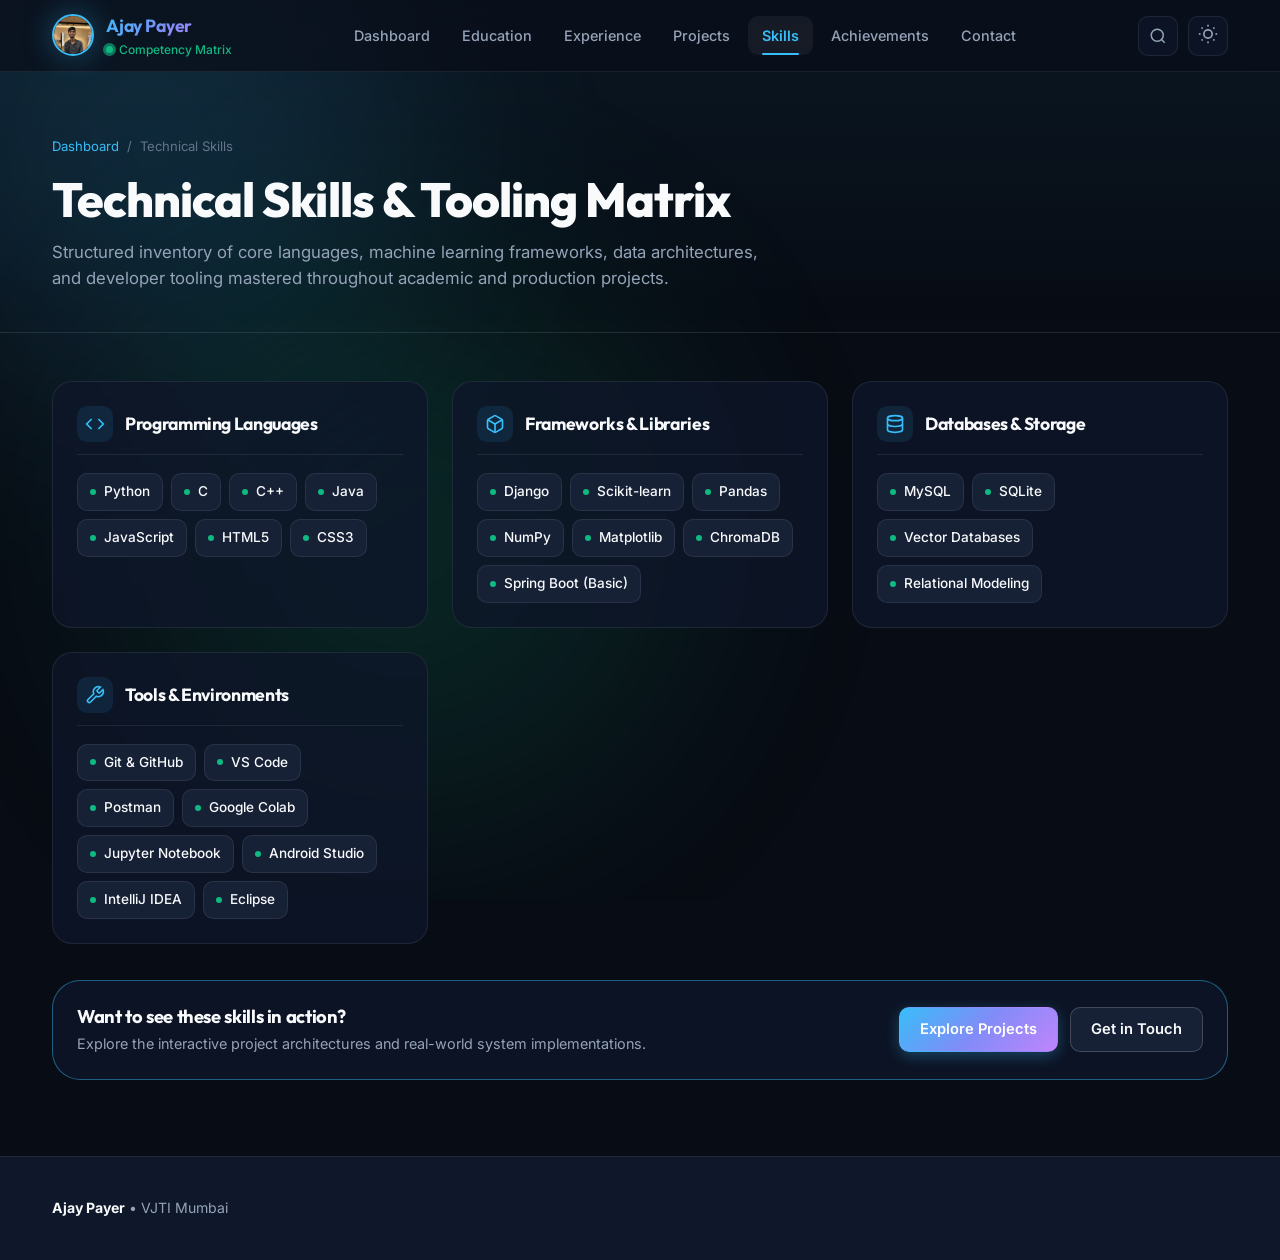
<file: skills.html>
<!DOCTYPE html>
<html lang="en" data-theme="dark">
<head>
  <meta charset="UTF-8">
  <meta name="viewport" content="width=device-width, initial-scale=1.0">
  <meta name="description" content="Ajay Payer - Technical Skills & Tooling Matrix. Languages, ML Frameworks, Databases, and Developer Environments.">
  <title>Skills Matrix & Tools | Ajay Payer | AI & ML Engineer</title>

  <link rel="preconnect" href="https://fonts.googleapis.com">
  <link rel="preconnect" href="https://fonts.gstatic.com" crossorigin>
  <link href="https://fonts.googleapis.com/css2?family=Inter:wght@300;400;500;600;700&family=JetBrains+Mono:wght@400;500;600&family=Outfit:wght@500;600;700;800&display=swap" rel="stylesheet">
  <link rel="stylesheet" href="assets/css/style.css?v=2.1">
</head>
<body>
  <div class="bg-ambient-lights" aria-hidden="true">
    <div class="ambient-blob blob-1"></div>
    <div class="ambient-blob blob-3"></div>
  </div>
  <div id="scroll-progress" aria-hidden="true"></div>

  <!-- HEADER -->
  <header class="site-header" role="banner">
    <div class="container nav-container">
      <a href="index.html" class="nav-brand" aria-label="Ajay Payer Home">
        <div class="brand-avatar">
          <img src="assets/images/ajay-payer.jpg" alt="Ajay Payer" loading="eager">
        </div>
        <div class="brand-info">
          <span class="brand-name">Ajay Payer</span>
          <span class="brand-status"><span class="status-pulse"></span>Competency Matrix</span>
        </div>
      </a>

      <nav class="nav-links" role="navigation">
        <a href="index.html" class="nav-link">Dashboard</a>
        <a href="education.html" class="nav-link">Education</a>
        <a href="experience.html" class="nav-link">Experience</a>
        <a href="projects.html" class="nav-link">Projects</a>
        <a href="skills.html" class="nav-link active">Skills</a>
        <a href="achievements.html" class="nav-link">Achievements</a>
        <a href="contact.html" class="nav-link">Contact</a>
      </nav>

      <div class="nav-controls">
        <button id="cmd-palette-btn" class="icon-btn" aria-label="Search (Ctrl+K)" data-tooltip="Quick Search (Ctrl+K)">
          <svg width="18" height="18" viewBox="0 0 24 24" fill="none" stroke="currentColor" stroke-width="2"><circle cx="11" cy="11" r="8"></circle><line x1="21" y1="21" x2="16.65" y2="16.65"></line></svg>
        </button>
        <button id="theme-toggle" class="icon-btn" aria-label="Toggle Theme (T)" data-tooltip="Switch Theme (T)">
          <span id="theme-icon"></span>
        </button>
        <button id="mobile-toggle-btn" class="icon-btn mobile-toggle" aria-label="Open mobile navigation menu">
          <svg width="20" height="20" viewBox="0 0 24 24" fill="none" stroke="currentColor" stroke-width="2"><line x1="3" y1="12" x2="21" y2="12"></line><line x1="3" y1="6" x2="21" y2="6"></line><line x1="3" y1="18" x2="21" y2="18"></line></svg>
        </button>
      </div>
    </div>
  </header>

  <!-- Mobile Drawer -->
  <div id="mobile-drawer" class="mobile-drawer">
    <div class="mobile-drawer-header">
      <div class="nav-brand"><span class="brand-name">Ajay Payer</span></div>
      <button id="mobile-drawer-close" class="icon-btn">✕</button>
    </div>
    <ul class="mobile-nav-list">
      <li><a href="index.html" class="mobile-nav-link">🏠 Dashboard</a></li>
      <li><a href="education.html" class="mobile-nav-link">🎓 Education</a></li>
      <li><a href="experience.html" class="mobile-nav-link">💼 Experience</a></li>
      <li><a href="projects.html" class="mobile-nav-link">🚀 Projects</a></li>
      <li><a href="skills.html" class="mobile-nav-link">⚡ Skills</a></li>
      <li><a href="achievements.html" class="mobile-nav-link">🏆 Achievements</a></li>
      <li><a href="contact.html" class="mobile-nav-link">📬 Contact</a></li>
    </ul>
  </div>

  <main>
    <!-- PAGE HERO BANNER -->
    <section class="page-hero-banner">
      <div class="container">
        <div class="breadcrumb">
          <a href="index.html">Dashboard</a>
          <span>/</span>
          <span>Technical Skills</span>
        </div>
        <h1 class="page-banner-title">Technical Skills & Tooling Matrix</h1>
        <p class="page-banner-desc">
          Structured inventory of core languages, machine learning frameworks, data architectures, and developer tooling mastered throughout academic and production projects.
        </p>
      </div>
    </section>

    <!-- SKILLS MATRIX SECTION -->
    <section class="container" style="padding-bottom: clamp(3rem, 6vw, 5rem);">
      <div class="skills-container">
        <!-- Programming Languages -->
        <div class="skill-category-card">
          <div class="cat-header">
            <div class="cat-icon">
              <svg width="20" height="20" viewBox="0 0 24 24" fill="none" stroke="currentColor" stroke-width="2"><polyline points="16 18 22 12 16 6"></polyline><polyline points="8 6 2 12 8 18"></polyline></svg>
            </div>
            <h2 class="cat-title">Programming Languages</h2>
          </div>
          <div class="skills-badge-list">
            <span class="skill-pill" data-tooltip="Primary ML & backend language"><span class="skill-level-dot"></span>Python</span>
            <span class="skill-pill" data-tooltip="Systems & hardware fundamentals"><span class="skill-level-dot"></span>C</span>
            <span class="skill-pill" data-tooltip="Object-oriented systems & DSA"><span class="skill-level-dot"></span>C++</span>
            <span class="skill-pill" data-tooltip="Enterprise OOP architecture"><span class="skill-level-dot"></span>Java</span>
            <span class="skill-pill" data-tooltip="Interactive UI & Async API handling"><span class="skill-level-dot"></span>JavaScript</span>
            <span class="skill-pill" data-tooltip="Semantic web accessibility"><span class="skill-level-dot"></span>HTML5</span>
            <span class="skill-pill" data-tooltip="Modern CSS3 & Design systems"><span class="skill-level-dot"></span>CSS3</span>
          </div>
        </div>

        <!-- ML & Libraries -->
        <div class="skill-category-card">
          <div class="cat-header">
            <div class="cat-icon">
              <svg width="20" height="20" viewBox="0 0 24 24" fill="none" stroke="currentColor" stroke-width="2"><path d="M21 16V8a2 2 0 0 0-1-1.73l-7-4a2 2 0 0 0-2 0l-7 4A2 2 0 0 0 3 8v8a2 2 0 0 0 1 1.73l7 4a2 2 0 0 0 2 0l7-4A2 2 0 0 0 21 16z"></path><polyline points="3.27 6.96 12 12.01 20.73 6.96"></polyline><line x1="12" y1="22.08" x2="12" y2="12"></line></svg>
            </div>
            <h2 class="cat-title">Frameworks & Libraries</h2>
          </div>
          <div class="skills-badge-list">
            <span class="skill-pill" data-tooltip="Production web frameworks & REST APIs"><span class="skill-level-dot"></span>Django</span>
            <span class="skill-pill" data-tooltip="Regression, classification, preprocessing"><span class="skill-level-dot"></span>Scikit-learn</span>
            <span class="skill-pill" data-tooltip="Tabular data wrangling & aggregations"><span class="skill-level-dot"></span>Pandas</span>
            <span class="skill-pill" data-tooltip="Vectorized numerical operations"><span class="skill-level-dot"></span>NumPy</span>
            <span class="skill-pill" data-tooltip="Data visualization & EDA charts"><span class="skill-level-dot"></span>Matplotlib</span>
            <span class="skill-pill" data-tooltip="Vector embeddings for RAG"><span class="skill-level-dot"></span>ChromaDB</span>
            <span class="skill-pill" data-tooltip="Java enterprise services"><span class="skill-level-dot"></span>Spring Boot (Basic)</span>
          </div>
        </div>

        <!-- Databases & Storage -->
        <div class="skill-category-card">
          <div class="cat-header">
            <div class="cat-icon">
              <svg width="20" height="20" viewBox="0 0 24 24" fill="none" stroke="currentColor" stroke-width="2"><ellipse cx="12" cy="5" rx="9" ry="3"></ellipse><path d="M21 12c0 1.66-4 3-9 3s-9-1.34-9-3"></path><path d="M3 5v14c0 1.66 4 3 9 3s9-1.34 9-3V5"></path></svg>
            </div>
            <h2 class="cat-title">Databases & Storage</h2>
          </div>
          <div class="skills-badge-list">
            <span class="skill-pill" data-tooltip="Relational schema & indexing"><span class="skill-level-dot"></span>MySQL</span>
            <span class="skill-pill" data-tooltip="Embedded transactional engine"><span class="skill-level-dot"></span>SQLite</span>
            <span class="skill-pill" data-tooltip="High-speed vector similarity"><span class="skill-level-dot"></span>Vector Databases</span>
            <span class="skill-pill" data-tooltip="ACID compliance & relational integrity"><span class="skill-level-dot"></span>Relational Modeling</span>
          </div>
        </div>

        <!-- Developer Tools & Environments -->
        <div class="skill-category-card">
          <div class="cat-header">
            <div class="cat-icon">
              <svg width="20" height="20" viewBox="0 0 24 24" fill="none" stroke="currentColor" stroke-width="2"><path d="M14.7 6.3a1 1 0 0 0 0 1.4l1.6 1.6a1 1 0 0 0 1.4 0l3.77-3.77a6 6 0 0 1-7.94 7.94l-6.91 6.91a2.12 2.12 0 0 1-3-3l6.91-6.91a6 6 0 0 1 7.94-7.94l-3.76 3.76z"></path></svg>
            </div>
            <h2 class="cat-title">Tools & Environments</h2>
          </div>
          <div class="skills-badge-list">
            <span class="skill-pill" data-tooltip="Version control & collaborative repos"><span class="skill-level-dot"></span>Git & GitHub</span>
            <span class="skill-pill" data-tooltip="Primary code editor"><span class="skill-level-dot"></span>VS Code</span>
            <span class="skill-pill" data-tooltip="API endpoint validation & testing"><span class="skill-level-dot"></span>Postman</span>
            <span class="skill-pill" data-tooltip="Cloud GPU model training"><span class="skill-level-dot"></span>Google Colab</span>
            <span class="skill-pill" data-tooltip="Interactive EDA & data pipelines"><span class="skill-level-dot"></span>Jupyter Notebook</span>
            <span class="skill-pill" data-tooltip="Mobile application development"><span class="skill-level-dot"></span>Android Studio</span>
            <span class="skill-pill" data-tooltip="Java development environment"><span class="skill-level-dot"></span>IntelliJ IDEA</span>
            <span class="skill-pill" data-tooltip="Legacy Java tooling"><span class="skill-level-dot"></span>Eclipse</span>
          </div>
        </div>
      </div>

      <div style="margin-top:36px;padding:24px;background:var(--bg-card);border:1px solid var(--border-accent);border-radius:var(--radius-xl);display:flex;justify-content:space-between;align-items:center;flex-wrap:wrap;gap:20px;">
        <div>
          <h3 style="font-size:1.15rem;margin-bottom:4px;">Want to see these skills in action?</h3>
          <p style="font-size:0.9rem;color:var(--text-secondary);">Explore the interactive project architectures and real-world system implementations.</p>
        </div>
        <div style="display:flex;gap:12px;">
          <a href="projects.html" class="btn btn-primary">Explore Projects</a>
          <a href="contact.html" class="btn btn-secondary">Get in Touch</a>
        </div>
      </div>
    </section>
  </main>

  <!-- FOOTER -->
  <footer class="site-footer" role="contentinfo">
    <div class="container footer-content">
      <div>
        <span style="font-weight:700;color:var(--text-primary);">Ajay Payer</span> • VJTI Mumbai
      </div>
    </div>
  </footer>

  <!-- COMMAND PALETTE OVERLAY -->
  <div id="command-palette-overlay" class="modal-overlay" role="dialog" aria-modal="true" aria-hidden="true">
    <div class="modal-dialog command-palette-dialog">
      <div class="palette-search-wrapper">
        <svg width="20" height="20" viewBox="0 0 24 24" fill="none" stroke="currentColor" stroke-width="2">
          <circle cx="11" cy="11" r="8"></circle>
          <line x1="21" y1="21" x2="16.65" y2="16.65"></line>
        </svg>
        <input type="text" id="palette-input" placeholder="Type a page or command (e.g. education, projects, resume)..."
          aria-label="Command search" autocomplete="off">
        <span class="shortcut-badge">ESC</span>
      </div>
      <div id="palette-results" class="palette-results"></div>
    </div>
  </div>

  <script src="assets/js/main.js?v=2.5"></script>
</body>
</html>
</file>
<file: assets/css/style.css>
/* ==========================================================================
   AJAY PAYER - INTERACTIVE PROFESSIONAL PROFILE DESIGN SYSTEM
   Principles: Human-Computer Interaction (HCI), WCAG 2.1 AA/AAA Accessibility,
   Fitts's Law, Hick's Law, Aesthetic-Usability Effect
   ========================================================================== */

:root {
  /* Color Palette - Cyber Dark (Default) */
  --bg-primary: #080c14;
  --bg-secondary: #0f172a;
  --bg-tertiary: #172136;
  --bg-card: rgba(15, 23, 42, 0.78);
  --bg-card-hover: rgba(23, 33, 54, 0.92);
  --bg-glass: rgba(11, 17, 30, 0.72);
  
  --border-subtle: rgba(255, 255, 255, 0.08);
  --border-strong: rgba(255, 255, 255, 0.18);
  --border-accent: rgba(56, 189, 248, 0.45);
  
  --text-primary: #f8fafc;
  --text-secondary: #94a3b8;
  --text-muted: #64748b;
  
  --accent-cyan: #38bdf8;
  --accent-cyan-glow: rgba(56, 189, 248, 0.35);
  --accent-blue: #3b82f6;
  --accent-indigo: #6366f1;
  --accent-emerald: #10b981;
  --accent-emerald-glow: rgba(16, 185, 129, 0.28);
  --accent-amber: #f59e0b;
  --accent-rose: #f43f5e;
  --accent-purple: #c084fc;

  --gradient-primary: linear-gradient(135deg, #38bdf8 0%, #818cf8 50%, #c084fc 100%);
  --gradient-accent: linear-gradient(135deg, #10b981 0%, #38bdf8 100%);
  --gradient-amber: linear-gradient(135deg, #f59e0b 0%, #ef4444 100%);
  --gradient-card: linear-gradient(145deg, rgba(255,255,255,0.05) 0%, rgba(255,255,255,0.01) 100%);
  --gradient-surface: linear-gradient(180deg, rgba(15,23,42,0.85) 0%, rgba(8,12,20,0.98) 100%);

  --shadow-sm: 0 2px 8px rgba(0, 0, 0, 0.35);
  --shadow-md: 0 8px 28px rgba(0, 0, 0, 0.45);
  --shadow-lg: 0 16px 44px rgba(0, 0, 0, 0.6);
  --shadow-glow: 0 0 30px var(--accent-cyan-glow);
  --shadow-emerald-glow: 0 0 25px var(--accent-emerald-glow);
  --shadow-purple-glow: 0 0 30px rgba(192, 132, 252, 0.3);

  --radius-xs: 6px;
  --radius-sm: 10px;
  --radius-md: 14px;
  --radius-lg: 20px;
  --radius-xl: 28px;
  --radius-full: 9999px;

  --transition-fast: 0.15s cubic-bezier(0.4, 0, 0.2, 1);
  --transition-normal: 0.25s cubic-bezier(0.4, 0, 0.2, 1);
  --transition-slow: 0.4s cubic-bezier(0.16, 1, 0.3, 1);

  --font-sans: 'Inter', -apple-system, BlinkMacSystemFont, 'Segoe UI', Roboto, sans-serif;
  --font-heading: 'Outfit', 'Inter', sans-serif;
  --font-mono: 'JetBrains Mono', 'Fira Code', monospace;

  --nav-height: 72px;
  --container-max: 1240px;
}

/* Light Theme Variables (HCI User Freedom & Flexibility) */
[data-theme="light"] {
  --bg-primary: #f8fafc;
  --bg-secondary: #ffffff;
  --bg-tertiary: #f1f5f9;
  --bg-card: rgba(255, 255, 255, 0.85);
  --bg-card-hover: rgba(255, 255, 255, 0.98);
  --bg-glass: rgba(255, 255, 255, 0.8);
  
  --border-subtle: rgba(0, 0, 0, 0.08);
  --border-strong: rgba(0, 0, 0, 0.16);
  --border-accent: rgba(2, 132, 199, 0.35);
  
  --text-primary: #0f172a;
  --text-secondary: #475569;
  --text-muted: #64748b;
  
  --accent-cyan: #0284c7;
  --accent-cyan-glow: rgba(2, 132, 199, 0.18);
  --accent-blue: #2563eb;
  --accent-indigo: #4f46e5;
  --accent-emerald: #059669;
  --accent-emerald-glow: rgba(5, 150, 105, 0.15);
  --accent-amber: #d97706;
  --accent-rose: #e11d48;
  --accent-purple: #9333ea;

  --gradient-primary: linear-gradient(135deg, #0284c7 0%, #4f46e5 50%, #9333ea 100%);
  --gradient-accent: linear-gradient(135deg, #059669 0%, #0284c7 100%);
  --gradient-card: linear-gradient(145deg, rgba(0,0,0,0.02) 0%, rgba(0,0,0,0.005) 100%);
  --gradient-surface: linear-gradient(180deg, rgba(255,255,255,0.9) 0%, rgba(248,250,252,0.98) 100%);

  --shadow-sm: 0 2px 8px rgba(0, 0, 0, 0.05);
  --shadow-md: 0 8px 24px rgba(0, 0, 0, 0.08);
  --shadow-lg: 0 16px 40px rgba(0, 0, 0, 0.12);
  --shadow-glow: 0 0 25px rgba(2, 132, 199, 0.15);
}

/* Reset & Base Styles */
*, *::before, *::after {
  box-sizing: border-box;
  margin: 0;
  padding: 0;
}

html {
  scroll-behavior: smooth;
  font-size: 16px;
  -webkit-text-size-adjust: 100%;
}

body {
  font-family: var(--font-sans);
  background-color: var(--bg-primary);
  color: var(--text-primary);
  line-height: 1.6;
  overflow-x: hidden;
  transition: background-color var(--transition-normal), color var(--transition-normal);
  position: relative;
}

/* Ambient Background Light FX */
.bg-ambient-lights {
  position: fixed;
  inset: 0;
  pointer-events: none;
  z-index: 0;
  overflow: hidden;
}

.ambient-blob {
  position: absolute;
  border-radius: 50%;
  filter: blur(120px);
  opacity: 0.14;
  transition: opacity var(--transition-slow);
}

.blob-1 {
  width: 500px;
  height: 500px;
  background: var(--accent-cyan);
  top: -100px;
  left: -100px;
}

.blob-2 {
  width: 600px;
  height: 600px;
  background: var(--accent-indigo);
  top: 30%;
  right: -150px;
}

.blob-3 {
  width: 550px;
  height: 550px;
  background: var(--accent-emerald);
  bottom: 10%;
  left: 10%;
}

/* Typography Hierarchy (HCI: Consistency & Scannability) */
h1, h2, h3, h4, h5, h6 {
  font-family: var(--font-heading);
  color: var(--text-primary);
  line-height: 1.25;
  font-weight: 700;
  letter-spacing: -0.02em;
}

h1 { font-size: clamp(2.2rem, 5vw, 3.6rem); }
h2 { font-size: clamp(1.8rem, 3.5vw, 2.5rem); }
h3 { font-size: clamp(1.3rem, 2.5vw, 1.7rem); }
h4 { font-size: 1.2rem; }

p {
  color: var(--text-secondary);
}

a {
  color: inherit;
  text-decoration: none;
  transition: color var(--transition-fast);
}

/* Container */
.container {
  max-width: var(--container-max);
  margin-inline: auto;
  padding-inline: clamp(1rem, 3vw, 2rem);
  width: 100%;
  position: relative;
  z-index: 1;
}

/* Scroll Progress Bar (HCI Heuristic 1: Visibility of System Status) */
#scroll-progress {
  position: fixed;
  top: 0;
  left: 0;
  height: 3px;
  background: var(--gradient-primary);
  width: 0%;
  z-index: 1000;
  transition: width 0.1s linear;
}

/* ==========================================================================
   NAVIGATION BAR
   ========================================================================== */
.site-header {
  position: sticky;
  top: 0;
  height: var(--nav-height);
  z-index: 900;
  background: var(--bg-glass);
  backdrop-filter: blur(16px);
  -webkit-backdrop-filter: blur(16px);
  border-bottom: 1px solid var(--border-subtle);
  transition: all var(--transition-normal);
}

.site-header.scrolled {
  background: var(--bg-card);
  border-bottom-color: var(--border-strong);
  box-shadow: var(--shadow-sm);
}

.nav-container {
  display: flex;
  align-items: center;
  justify-content: space-between;
  height: 100%;
}

.nav-brand {
  display: flex;
  align-items: center;
  gap: 12px;
  cursor: pointer;
}

.brand-avatar {
  width: 42px;
  height: 42px;
  border-radius: var(--radius-full);
  overflow: hidden;
  border: 2px solid var(--accent-cyan);
  box-shadow: var(--shadow-glow);
  flex-shrink: 0;
}

.brand-avatar img {
  width: 100%;
  height: 100%;
  object-fit: cover;
  object-position: top center;
}

.brand-info {
  display: flex;
  flex-direction: column;
}

.brand-name {
  font-family: var(--font-heading);
  font-weight: 700;
  font-size: 1.1rem;
  letter-spacing: -0.01em;
  background: var(--gradient-primary);
  -webkit-background-clip: text;
  -webkit-text-fill-color: transparent;
}

.brand-status {
  display: flex;
  align-items: center;
  gap: 6px;
  font-size: 0.75rem;
  color: var(--accent-emerald);
  font-weight: 500;
}

.status-pulse {
  width: 7px;
  height: 7px;
  background-color: var(--accent-emerald);
  border-radius: var(--radius-full);
  position: relative;
}

.status-pulse::after {
  content: '';
  position: absolute;
  inset: -3px;
  background-color: var(--accent-emerald);
  border-radius: var(--radius-full);
  opacity: 0.6;
  animation: pulse-ring 2s infinite ease-out;
}

@keyframes pulse-ring {
  0% { transform: scale(0.8); opacity: 0.8; }
  100% { transform: scale(2.2); opacity: 0; }
}

/* Nav Links */
.nav-links {
  display: flex;
  align-items: center;
  list-style: none;
  gap: 4px;
}

.nav-link {
  padding: 8px 14px;
  border-radius: var(--radius-sm);
  font-size: 0.9rem;
  font-weight: 500;
  color: var(--text-secondary);
  transition: all var(--transition-fast);
  position: relative;
  display: flex;
  align-items: center;
  gap: 6px;
}

.nav-link:hover, .nav-link.active {
  color: var(--text-primary);
  background: rgba(255, 255, 255, 0.05);
}

.nav-link.active {
  color: var(--accent-cyan);
  font-weight: 600;
}

.nav-link.active::after {
  content: '';
  position: absolute;
  bottom: 0;
  left: 14px;
  right: 14px;
  height: 2px;
  background: var(--accent-cyan);
  border-radius: 2px;
}

/* Nav Controls */
.nav-controls {
  display: flex;
  align-items: center;
  gap: 10px;
}

.icon-btn {
  width: 40px;
  height: 40px;
  border-radius: var(--radius-sm);
  border: 1px solid var(--border-subtle);
  background: var(--bg-card);
  color: var(--text-secondary);
  display: inline-flex;
  align-items: center;
  justify-content: center;
  cursor: pointer;
  transition: all var(--transition-fast);
  position: relative;
}

.icon-btn:hover {
  color: var(--text-primary);
  border-color: var(--border-strong);
  background: var(--bg-tertiary);
  transform: translateY(-1px);
}

.icon-btn:active {
  transform: translateY(0);
}

/* Tooltip on Buttons (HCI Recognition) */
[data-tooltip] {
  position: relative;
}

[data-tooltip]::before {
  content: attr(data-tooltip);
  position: absolute;
  bottom: -32px;
  left: 50%;
  transform: translateX(-50%) scale(0.9);
  padding: 4px 8px;
  border-radius: var(--radius-xs);
  background: var(--bg-secondary);
  border: 1px solid var(--border-strong);
  color: var(--text-primary);
  font-size: 0.72rem;
  white-space: nowrap;
  pointer-events: none;
  opacity: 0;
  transition: all var(--transition-fast);
  z-index: 100;
  box-shadow: var(--shadow-sm);
}

[data-tooltip]:hover::before {
  opacity: 1;
  transform: translateX(-50%) scale(1);
}

/* Search Shortcut Badge */
.shortcut-badge {
  font-family: var(--font-mono);
  font-size: 0.7rem;
  padding: 2px 6px;
  border-radius: 4px;
  background: rgba(255, 255, 255, 0.08);
  border: 1px solid var(--border-subtle);
  color: var(--text-muted);
}

/* HCI Badge Button */
.btn-hci-badge {
  display: flex;
  align-items: center;
  gap: 8px;
  padding: 6px 14px;
  border-radius: var(--radius-full);
  border: 1px solid var(--border-accent);
  background: rgba(56, 189, 248, 0.08);
  color: var(--accent-cyan);
  font-size: 0.82rem;
  font-weight: 600;
  cursor: pointer;
  transition: all var(--transition-fast);
}

.btn-hci-badge:hover {
  background: rgba(56, 189, 248, 0.18);
  transform: translateY(-1px);
  box-shadow: var(--shadow-glow);
}

/* Mobile Hamburger */
.mobile-toggle {
  display: none;
}

/* ==========================================================================
   BUTTONS & INTERACTIVE CONTROLS
   ========================================================================== */
.btn {
  display: inline-flex;
  align-items: center;
  justify-content: center;
  gap: 8px;
  padding: 10px 20px;
  border-radius: var(--radius-sm);
  font-family: var(--font-sans);
  font-size: 0.92rem;
  font-weight: 600;
  cursor: pointer;
  transition: all var(--transition-normal);
  border: 1px solid transparent;
  outline: none;
  text-decoration: none;
  position: relative;
  overflow: hidden;
}

/* Fitts's Law: Minimum 44px touch target on mobile */
.btn-lg {
  padding: 13px 26px;
  font-size: 1rem;
  border-radius: var(--radius-md);
  min-height: 48px;
}

.btn-sm {
  padding: 6px 14px;
  font-size: 0.82rem;
  border-radius: var(--radius-xs);
}

.btn-primary {
  background: var(--gradient-primary);
  color: #ffffff;
  box-shadow: 0 4px 15px rgba(56, 189, 248, 0.3);
}

.btn-primary:hover {
  box-shadow: 0 6px 22px rgba(56, 189, 248, 0.45);
  transform: translateY(-2px);
}

.btn-secondary {
  background: var(--bg-tertiary);
  color: var(--text-primary);
  border-color: var(--border-strong);
}

.btn-secondary:hover {
  background: var(--bg-card-hover);
  border-color: var(--accent-cyan);
  transform: translateY(-2px);
}

.btn-outline {
  background: transparent;
  color: var(--accent-cyan);
  border-color: var(--accent-cyan);
}

.btn-outline:hover {
  background: rgba(56, 189, 248, 0.1);
  transform: translateY(-2px);
}

.btn-ghost {
  background: transparent;
  color: var(--text-secondary);
}

.btn-ghost:hover {
  color: var(--text-primary);
  background: rgba(255, 255, 255, 0.06);
}

.btn:active {
  transform: scale(0.98);
}

/* ==========================================================================
   HERO / EXECUTIVE DASHBOARD SECTION
   ========================================================================== */
.hero-section {
  padding-block: clamp(3rem, 6vw, 5.5rem);
  position: relative;
}

.hero-grid {
  display: grid;
  grid-template-columns: 1.15fr 0.95fr;
  gap: clamp(2rem, 4.5vw, 4.5rem);
  align-items: center;
}

.hero-content {
  display: flex;
  flex-direction: column;
  gap: 20px;
}

.hero-meta-bar {
  display: flex;
  align-items: center;
  flex-wrap: wrap;
  gap: 12px;
}

.greeting-pill {
  display: inline-flex;
  align-items: center;
  gap: 8px;
  padding: 6px 14px;
  border-radius: var(--radius-full);
  background: rgba(56, 189, 248, 0.08);
  border: 1px solid var(--border-accent);
  color: var(--accent-cyan);
  font-size: 0.85rem;
  font-weight: 500;
}

.ist-clock-pill {
  display: inline-flex;
  align-items: center;
  gap: 6px;
  padding: 6px 12px;
  border-radius: var(--radius-full);
  background: var(--bg-card);
  border: 1px solid var(--border-subtle);
  color: var(--text-secondary);
  font-size: 0.8rem;
  font-family: var(--font-mono);
}

.hero-title {
  margin-bottom: 4px;
}

.hero-title .name-highlight {
  background: var(--gradient-primary);
  -webkit-background-clip: text;
  -webkit-text-fill-color: transparent;
  display: inline-block;
}

.hero-roles {
  font-size: clamp(1.1rem, 2vw, 1.45rem);
  color: var(--accent-cyan);
  font-weight: 600;
  display: flex;
  align-items: center;
  gap: 10px;
  flex-wrap: wrap;
}

.role-divider {
  color: var(--border-strong);
}

.hero-bio {
  font-size: 1.05rem;
  color: var(--text-secondary);
  max-width: 620px;
  line-height: 1.7;
}

.hero-bio strong {
  color: var(--text-primary);
  font-weight: 600;
}

/* Quick CTAs */
.hero-cta-group {
  display: flex;
  align-items: center;
  flex-wrap: wrap;
  gap: 14px;
  margin-top: 8px;
}

/* Metrics / KPI Bar (HCI: High-impact scannability) */
.hero-metrics-grid {
  display: grid;
  grid-template-columns: repeat(4, 1fr);
  gap: 16px;
  margin-top: 18px;
  padding-top: 24px;
  border-top: 1px solid var(--border-subtle);
}

.metric-card {
  padding: 14px 16px;
  background: var(--bg-card);
  border: 1px solid var(--border-subtle);
  border-radius: var(--radius-md);
  transition: all var(--transition-fast);
  cursor: default;
}

.metric-card:hover {
  border-color: var(--border-accent);
  background: var(--bg-card-hover);
  transform: translateY(-2px);
  box-shadow: var(--shadow-sm);
}

.metric-val {
  font-family: var(--font-heading);
  font-size: 1.7rem;
  font-weight: 800;
  color: var(--accent-cyan);
  line-height: 1.1;
  display: flex;
  align-items: baseline;
  gap: 2px;
}

.metric-val.emerald { color: var(--accent-emerald); }
.metric-val.indigo { color: var(--accent-indigo); }
.metric-val.amber { color: var(--accent-amber); }

.metric-label {
  font-size: 0.78rem;
  color: var(--text-secondary);
  margin-top: 4px;
  font-weight: 500;
  line-height: 1.3;
}

/* Hero Visual / Avatar Card */
.hero-visual-card {
  position: relative;
  display: flex;
  justify-content: center;
  align-items: center;
  width: 100%;
  max-width: 440px;
  margin: 0 auto;
}

.avatar-wrapper {
  position: relative;
  width: 100%;
  max-width: 440px;
  height: 530px;
  border-radius: 26px;
  overflow: hidden;
  background: var(--bg-tertiary);
  border: 1px solid var(--border-accent);
  box-shadow: 0 20px 40px -15px rgba(0, 0, 0, 0.45), var(--shadow-glow);
  transform-style: preserve-3d;
  transition: transform var(--transition-normal);
}

.avatar-wrapper img {
  width: 100%;
  height: 100%;
  object-fit: cover;
  object-position: 50% 12%;
  transition: transform var(--transition-slow);
}

.avatar-wrapper:hover img {
  transform: scale(1.03);
}

.avatar-glass-overlay {
  position: absolute;
  inset: 0;
  background: linear-gradient(180deg, transparent 55%, rgba(10, 14, 23, 0.7) 80%, rgba(10, 14, 23, 0.95) 100%);
  pointer-events: none;
}

.avatar-floating-tag {
  position: absolute;
  bottom: 20px;
  left: 20px;
  right: 20px;
  padding: 14px 18px;
  background: rgba(15, 23, 42, 0.94);
  backdrop-filter: blur(16px);
  -webkit-backdrop-filter: blur(16px);
  border: 1px solid rgba(255, 255, 255, 0.2);
  border-radius: var(--radius-md);
  display: flex;
  align-items: center;
  justify-content: space-between;
  gap: 12px;
  box-shadow: 0 10px 25px -5px rgba(0, 0, 0, 0.5);
  z-index: 5;
}

.tag-title {
  font-size: 1.05rem;
  font-weight: 700;
  color: #ffffff !important;
  line-height: 1.2;
  text-shadow: 0 1px 3px rgba(0, 0, 0, 0.5);
}

.tag-sub {
  font-size: 0.82rem;
  color: #38bdf8 !important;
  font-weight: 600;
  margin-top: 4px;
}

.badge-highlight {
  display: inline-flex;
  align-items: center;
  gap: 4px;
  padding: 5px 12px;
  border-radius: var(--radius-full);
  background: rgba(56, 189, 248, 0.16);
  border: 1px solid rgba(56, 189, 248, 0.4);
  color: #38bdf8 !important;
  font-size: 0.8rem;
  font-weight: 600;
  white-space: nowrap;
}

/* Floating badge top right (attached to hero-visual-card outside avatar-wrapper) */
.floating-rank-badge {
  position: absolute;
  top: -14px;
  right: -6px;
  z-index: 10;
  background: var(--gradient-primary);
  color: #ffffff !important;
  padding: 10px 18px;
  border-radius: var(--radius-full);
  font-size: 0.86rem;
  font-weight: 700;
  box-shadow: 0 10px 25px -5px rgba(56, 189, 248, 0.5);
  border: 1px solid rgba(255, 255, 255, 0.25);
  display: inline-flex;
  align-items: center;
  gap: 8px;
  white-space: nowrap;
  animation: float-badge 3s ease-in-out infinite;
}

@keyframes float-badge {
  0%, 100% { transform: translateY(0); }
  50% { transform: translateY(-6px); }
}

/* ==========================================================================
   PAGE HERO BANNER (Dedicated Pages: Education, Experience, Projects, etc.)
   ========================================================================== */
.page-hero-banner {
  padding-top: clamp(2.5rem, 5vw, 4rem);
  padding-bottom: clamp(1.8rem, 3.5vw, 2.5rem);
  position: relative;
  background: linear-gradient(180deg, rgba(56, 189, 248, 0.05) 0%, transparent 100%);
  border-bottom: 1px solid var(--border-subtle);
  margin-bottom: clamp(2rem, 4vw, 3rem);
}

.breadcrumb {
  display: flex;
  align-items: center;
  gap: 8px;
  font-size: 0.82rem;
  color: var(--text-muted);
  margin-bottom: 14px;
}

.breadcrumb a {
  color: var(--accent-cyan);
  transition: color var(--transition-fast);
}

.breadcrumb a:hover {
  text-decoration: underline;
}

.page-banner-title {
  font-size: clamp(2rem, 4vw, 3rem);
  font-weight: 800;
  line-height: 1.2;
  margin-bottom: 10px;
}

.page-banner-desc {
  font-size: 1.05rem;
  color: var(--text-secondary);
  max-width: 720px;
}

/* ==========================================================================
   DASHBOARD HUB GRID (index.html: Visual Portal to All Pages)
   ========================================================================== */
.dashboard-hub-section {
  padding-block: clamp(3rem, 5vw, 4.5rem);
  border-top: 1px solid var(--border-subtle);
}

.dashboard-hub-grid {
  display: grid;
  grid-template-columns: repeat(auto-fill, minmax(320px, 1fr));
  gap: 22px;
  margin-top: 24px;
}

.hub-card {
  background: var(--bg-card);
  border: 1px solid var(--border-subtle);
  border-radius: var(--radius-xl);
  padding: 26px;
  display: flex;
  flex-direction: column;
  justify-content: space-between;
  text-decoration: none;
  transition: all var(--transition-normal);
  position: relative;
  overflow: hidden;
}

.hub-card::before {
  content: '';
  position: absolute;
  top: 0;
  left: 0;
  right: 0;
  height: 3px;
  background: var(--gradient-primary);
  opacity: 0;
  transition: opacity var(--transition-fast);
}

.hub-card:hover {
  border-color: var(--border-accent);
  background: var(--bg-card-hover);
  transform: translateY(-4px);
  box-shadow: var(--shadow-lg), var(--shadow-glow);
}

.hub-card:hover::before {
  opacity: 1;
}

.hub-card-top {
  display: flex;
  justify-content: space-between;
  align-items: flex-start;
  margin-bottom: 16px;
}

.hub-icon-wrapper {
  width: 52px;
  height: 52px;
  border-radius: var(--radius-md);
  display: flex;
  align-items: center;
  justify-content: center;
  background: rgba(56, 189, 248, 0.12);
  color: var(--accent-cyan);
  border: 1px solid rgba(56, 189, 248, 0.25);
  transition: transform var(--transition-fast);
}

.hub-card:hover .hub-icon-wrapper {
  transform: scale(1.08) rotate(-4deg);
}

.hub-icon-wrapper.emerald {
  background: rgba(16, 185, 129, 0.12);
  color: var(--accent-emerald);
  border-color: rgba(16, 185, 129, 0.25);
}

.hub-icon-wrapper.purple {
  background: rgba(192, 132, 252, 0.12);
  color: var(--accent-purple);
  border-color: rgba(192, 132, 252, 0.25);
}

.hub-icon-wrapper.amber {
  background: rgba(245, 158, 11, 0.12);
  color: var(--accent-amber);
  border-color: rgba(245, 158, 11, 0.25);
}

.hub-badge {
  font-family: var(--font-mono);
  font-size: 0.74rem;
  padding: 4px 10px;
  border-radius: var(--radius-full);
  background: rgba(255, 255, 255, 0.05);
  border: 1px solid var(--border-subtle);
  color: var(--text-secondary);
  font-weight: 600;
}

.hub-card-title {
  font-size: 1.3rem;
  font-weight: 700;
  color: var(--text-primary);
  margin-bottom: 8px;
}

.hub-card-desc {
  font-size: 0.9rem;
  color: var(--text-secondary);
  line-height: 1.6;
  margin-bottom: 20px;
}

.hub-card-footer {
  display: flex;
  align-items: center;
  justify-content: space-between;
  padding-top: 14px;
  border-top: 1px solid var(--border-subtle);
  font-size: 0.85rem;
  font-weight: 600;
  color: var(--accent-cyan);
}

.hub-card-arrow {
  display: inline-flex;
  transition: transform var(--transition-fast);
}

.hub-card:hover .hub-card-arrow {
  transform: translateX(5px);
}

/* ==========================================================================
   ABOUT AJAY BENTO BOX (index.html: Detailed Profile & Story)
   ========================================================================== */
.about-bento-grid {
  display: grid;
  grid-template-columns: 1.2fr 0.8fr;
  gap: 24px;
  margin-top: 24px;
}

.bento-card {
  background: var(--bg-card);
  border: 1px solid var(--border-subtle);
  border-radius: var(--radius-xl);
  padding: clamp(24px, 3.5vw, 32px);
  transition: all var(--transition-normal);
}

.bento-card:hover {
  border-color: var(--border-accent);
  background: var(--bg-card-hover);
}

.bento-card-title {
  font-size: 1.3rem;
  font-weight: 700;
  color: var(--text-primary);
  margin-bottom: 12px;
  display: flex;
  align-items: center;
  gap: 10px;
}

.bento-highlights-list {
  list-style: none;
  display: flex;
  flex-direction: column;
  gap: 12px;
  margin-top: 16px;
}

.bento-highlights-list li {
  display: flex;
  align-items: flex-start;
  gap: 10px;
  font-size: 0.92rem;
  color: var(--text-secondary);
}

.bento-highlights-list li svg {
  color: var(--accent-cyan);
  flex-shrink: 0;
  margin-top: 3px;
}

.bento-facts-grid {
  display: grid;
  grid-template-columns: 1fr 1fr;
  gap: 14px;
  margin-top: 18px;
}

.fact-item {
  padding: 12px 14px;
  border-radius: var(--radius-sm);
  background: var(--bg-tertiary);
  border: 1px solid var(--border-subtle);
}

.fact-label {
  font-size: 0.72rem;
  color: var(--text-muted);
  text-transform: uppercase;
  letter-spacing: 0.05em;
  font-family: var(--font-mono);
}

.fact-val {
  font-size: 0.95rem;
  font-weight: 700;
  color: var(--text-primary);
  margin-top: 2px;
}
.section-wrapper {
  padding-block: clamp(3.5rem, 6vw, 6rem);
  position: relative;
  border-top: 1px solid var(--border-subtle);
}

.section-header {
  margin-bottom: clamp(2rem, 4vw, 3rem);
  display: flex;
  flex-direction: column;
  gap: 10px;
}

.section-tag {
  display: inline-flex;
  align-items: center;
  gap: 8px;
  font-family: var(--font-mono);
  font-size: 0.8rem;
  text-transform: uppercase;
  letter-spacing: 0.08em;
  color: var(--accent-cyan);
  font-weight: 600;
}

.section-tag::before {
  content: '';
  display: none;
}

.section-title {
  display: flex;
  align-items: center;
  gap: 12px;
}

.section-desc {
  max-width: 680px;
  font-size: 1rem;
}

/* ==========================================================================
   ACADEMIC & EDUCATION SECTION
   ========================================================================== */
.education-grid {
  display: grid;
  grid-template-columns: 1.1fr 0.9fr;
  gap: 32px;
}

.edu-timeline {
  display: flex;
  flex-direction: column;
  gap: 20px;
  position: relative;
}

.edu-timeline::before {
  content: '';
  position: absolute;
  top: 24px;
  bottom: 24px;
  left: 20px;
  width: 2px;
  background: linear-gradient(180deg, var(--accent-cyan) 0%, var(--accent-indigo) 100%);
}

.edu-item {
  position: relative;
  padding-left: 56px;
}

.edu-dot {
  position: absolute;
  top: 18px;
  left: 12px;
  width: 18px;
  height: 18px;
  border-radius: var(--radius-full);
  background: var(--bg-primary);
  border: 3px solid var(--accent-cyan);
  box-shadow: 0 0 10px var(--accent-cyan-glow);
  z-index: 2;
}

.edu-item.featured .edu-dot {
  border-color: var(--accent-emerald);
  box-shadow: 0 0 12px var(--accent-emerald-glow);
}

.edu-card {
  background: var(--bg-card);
  border: 1px solid var(--border-subtle);
  border-radius: var(--radius-lg);
  padding: 24px;
  transition: all var(--transition-normal);
}

.edu-card:hover {
  border-color: var(--border-accent);
  background: var(--bg-card-hover);
  transform: translateX(4px);
  box-shadow: var(--shadow-md);
}

.edu-top {
  display: flex;
  justify-content: space-between;
  align-items: flex-start;
  flex-wrap: wrap;
  gap: 8px;
  margin-bottom: 8px;
}

.edu-institution {
  font-size: 1.2rem;
  font-weight: 700;
  color: var(--text-primary);
}

.edu-period {
  font-family: var(--font-mono);
  font-size: 0.8rem;
  padding: 4px 10px;
  border-radius: var(--radius-full);
  background: rgba(255, 255, 255, 0.05);
  border: 1px solid var(--border-subtle);
  color: var(--accent-cyan);
}

.edu-degree {
  font-size: 0.98rem;
  font-weight: 600;
  color: var(--text-secondary);
  margin-bottom: 12px;
}

.edu-badges {
  display: flex;
  flex-wrap: wrap;
  gap: 8px;
  margin-top: 12px;
}

.badge-highlight {
  display: inline-flex;
  align-items: center;
  gap: 6px;
  padding: 4px 10px;
  border-radius: var(--radius-xs);
  font-size: 0.78rem;
  font-weight: 600;
  background: rgba(16, 185, 129, 0.12);
  color: var(--accent-emerald);
  border: 1px solid rgba(16, 185, 129, 0.3);
}

.badge-rank {
  display: inline-flex;
  align-items: center;
  gap: 6px;
  padding: 4px 10px;
  border-radius: var(--radius-xs);
  font-size: 0.78rem;
  font-weight: 600;
  background: rgba(245, 158, 11, 0.12);
  color: var(--accent-amber);
  border: 1px solid rgba(245, 158, 11, 0.3);
}

/* Coursework Panel */
.coursework-panel {
  background: var(--bg-card);
  border: 1px solid var(--border-subtle);
  border-radius: var(--radius-lg);
  padding: 28px;
  display: flex;
  flex-direction: column;
  gap: 18px;
}

.coursework-header h3 {
  font-size: 1.25rem;
  margin-bottom: 6px;
}

.coursework-grid {
  display: grid;
  grid-template-columns: repeat(2, 1fr);
  gap: 12px;
}

.course-chip {
  padding: 12px 14px;
  border-radius: var(--radius-sm);
  background: var(--bg-tertiary);
  border: 1px solid var(--border-subtle);
  display: flex;
  flex-direction: column;
  gap: 4px;
  cursor: pointer;
  transition: all var(--transition-fast);
}

.course-chip:hover {
  border-color: var(--accent-cyan);
  transform: translateY(-2px);
  background: rgba(56, 189, 248, 0.08);
}

.course-name {
  font-size: 0.88rem;
  font-weight: 600;
  color: var(--text-primary);
}

.course-sub {
  font-size: 0.74rem;
  color: var(--text-muted);
}

/* ==========================================================================
   PROFESSIONAL EXPERIENCE SECTION
   ========================================================================== */
.experience-card {
  background: var(--bg-card);
  border: 1px solid var(--border-subtle);
  border-radius: var(--radius-xl);
  padding: clamp(24px, 4vw, 36px);
  position: relative;
  overflow: hidden;
  transition: all var(--transition-normal);
}

.experience-card:hover {
  border-color: var(--border-accent);
  box-shadow: var(--shadow-lg);
}

.exp-badge-top {
  position: absolute;
  top: 0;
  right: 0;
  background: var(--gradient-primary);
  color: white;
  padding: 6px 18px;
  border-bottom-left-radius: var(--radius-md);
  font-size: 0.75rem;
  font-weight: 700;
  letter-spacing: 0.05em;
  text-transform: uppercase;
}

.exp-header {
  display: flex;
  justify-content: space-between;
  align-items: flex-start;
  flex-wrap: wrap;
  gap: 16px;
  margin-bottom: 20px;
}

.exp-role-title {
  font-size: 1.4rem;
  font-weight: 700;
  color: var(--text-primary);
}

.exp-company {
  font-size: 1.1rem;
  color: var(--accent-cyan);
  font-weight: 600;
  display: flex;
  align-items: center;
  gap: 8px;
}

.exp-duration {
  font-family: var(--font-mono);
  font-size: 0.85rem;
  color: var(--text-secondary);
  background: var(--bg-tertiary);
  padding: 6px 14px;
  border-radius: var(--radius-full);
  border: 1px solid var(--border-subtle);
}

.exp-bullets {
  list-style: none;
  display: flex;
  flex-direction: column;
  gap: 14px;
  margin-bottom: 24px;
}

.exp-bullets li {
  position: relative;
  padding-left: 28px;
  color: var(--text-secondary);
  line-height: 1.6;
}

.exp-bullets li::before {
  content: '▹';
  position: absolute;
  left: 6px;
  color: var(--accent-cyan);
  font-size: 1.1rem;
  line-height: 1.4;
}

.exp-bullets strong {
  color: var(--text-primary);
}

/* Benchmark Comparison Drawer in Experience */
.exp-benchmark-drawer {
  background: var(--bg-tertiary);
  border: 1px solid var(--border-subtle);
  border-radius: var(--radius-lg);
  padding: 20px;
}

.benchmark-title {
  display: flex;
  align-items: center;
  justify-content: space-between;
  margin-bottom: 14px;
}

.benchmark-title h4 {
  font-size: 0.95rem;
  font-weight: 700;
  color: var(--text-primary);
  display: flex;
  align-items: center;
  gap: 8px;
}

.benchmark-grid {
  display: grid;
  grid-template-columns: repeat(auto-fit, minmax(180px, 1fr));
  gap: 12px;
}

.benchmark-item {
  background: var(--bg-card);
  border: 1px solid var(--border-subtle);
  border-radius: var(--radius-md);
  padding: 12px 14px;
  transition: all var(--transition-fast);
}

.benchmark-item.winner {
  border-color: var(--accent-emerald);
  background: rgba(16, 185, 129, 0.08);
}

.bench-model-name {
  font-size: 0.85rem;
  font-weight: 700;
  display: flex;
  align-items: center;
  justify-content: space-between;
}

.bench-model-name .trophy {
  color: var(--accent-amber);
}

.bench-score {
  font-family: var(--font-mono);
  font-size: 1.1rem;
  font-weight: 700;
  color: var(--accent-cyan);
  margin-top: 6px;
}

.benchmark-item.winner .bench-score {
  color: var(--accent-emerald);
}

.bench-metric-sub {
  font-size: 0.72rem;
  color: var(--text-muted);
}

/* ==========================================================================
   PROJECTS SHOWCASE SECTION (HCI: Hick's Law Filtering & Fitts's Law Targets)
   ========================================================================== */
.projects-filter-bar {
  display: flex;
  align-items: center;
  justify-content: space-between;
  flex-wrap: wrap;
  gap: 16px;
  margin-bottom: 28px;
}

.filter-btn-group {
  display: flex;
  align-items: center;
  flex-wrap: wrap;
  gap: 8px;
  background: var(--bg-card);
  padding: 6px;
  border-radius: var(--radius-md);
  border: 1px solid var(--border-subtle);
}

.filter-tab {
  padding: 8px 18px;
  border-radius: var(--radius-sm);
  background: transparent;
  border: none;
  font-family: var(--font-sans);
  font-size: 0.88rem;
  font-weight: 600;
  color: var(--text-secondary);
  cursor: pointer;
  transition: all var(--transition-fast);
  display: flex;
  align-items: center;
  gap: 8px;
}

.filter-tab:hover {
  color: var(--text-primary);
}

.filter-tab.active {
  background: var(--gradient-primary);
  color: #ffffff;
  box-shadow: 0 2px 10px rgba(56, 189, 248, 0.35);
}

.filter-count-badge {
  font-size: 0.72rem;
  padding: 2px 6px;
  border-radius: var(--radius-full);
  background: rgba(255, 255, 255, 0.2);
}

.filter-tab.active .filter-count-badge {
  background: rgba(255, 255, 255, 0.3);
}

.projects-search-box {
  display: flex;
  align-items: center;
  gap: 10px;
  background: var(--bg-card);
  border: 1px solid var(--border-subtle);
  border-radius: var(--radius-md);
  padding: 8px 16px;
  min-width: 260px;
  transition: border-color var(--transition-fast);
}

.projects-search-box:focus-within {
  border-color: var(--accent-cyan);
  box-shadow: 0 0 0 2px rgba(56, 189, 248, 0.2);
}

.projects-search-box input {
  background: transparent;
  border: none;
  outline: none;
  color: var(--text-primary);
  font-family: var(--font-sans);
  font-size: 0.9rem;
  width: 100%;
}

.projects-search-box input::placeholder {
  color: var(--text-muted);
}

/* Projects Grid */
.projects-grid {
  display: grid;
  grid-template-columns: repeat(auto-fill, minmax(360px, 1fr));
  gap: 28px;
}

.project-card {
  background: var(--bg-card);
  border: 1px solid var(--border-subtle);
  border-radius: var(--radius-lg);
  padding: 28px;
  display: flex;
  flex-direction: column;
  justify-content: space-between;
  transition: all var(--transition-normal);
  position: relative;
  overflow: hidden;
}

.project-card::before {
  content: '';
  position: absolute;
  top: 0;
  left: 0;
  right: 0;
  height: 3px;
  background: var(--gradient-primary);
  opacity: 0;
  transition: opacity var(--transition-fast);
}

.project-card:hover {
  border-color: var(--border-accent);
  background: var(--bg-card-hover);
  transform: translateY(-4px);
  box-shadow: var(--shadow-lg);
}

.project-card:hover::before {
  opacity: 1;
}

.project-top {
  display: flex;
  justify-content: space-between;
  align-items: flex-start;
  margin-bottom: 14px;
}

.project-category-tag {
  font-family: var(--font-mono);
  font-size: 0.75rem;
  color: var(--accent-cyan);
  background: rgba(56, 189, 248, 0.1);
  border: 1px solid rgba(56, 189, 248, 0.2);
  padding: 4px 10px;
  border-radius: var(--radius-full);
  font-weight: 600;
}

.project-actions {
  display: flex;
  align-items: center;
  gap: 8px;
}

.project-title {
  font-size: 1.3rem;
  font-weight: 700;
  color: var(--text-primary);
  margin-bottom: 8px;
  display: flex;
  align-items: center;
  gap: 8px;
}

.project-desc {
  font-size: 0.92rem;
  color: var(--text-secondary);
  line-height: 1.6;
  margin-bottom: 18px;
}

/* Project Highlights Checklist */
.project-features {
  list-style: none;
  display: flex;
  flex-direction: column;
  gap: 8px;
  margin-bottom: 20px;
}

.project-features li {
  font-size: 0.84rem;
  color: var(--text-secondary);
  display: flex;
  align-items: flex-start;
  gap: 8px;
}

.project-features li svg {
  color: var(--accent-emerald);
  flex-shrink: 0;
  margin-top: 2px;
}

/* Tech Badges */
.project-tech-stack {
  display: flex;
  flex-wrap: wrap;
  gap: 6px;
  margin-bottom: 22px;
}

.tech-badge {
  font-family: var(--font-mono);
  font-size: 0.74rem;
  padding: 3px 9px;
  border-radius: var(--radius-xs);
  background: var(--bg-tertiary);
  border: 1px solid var(--border-subtle);
  color: var(--text-secondary);
}

.project-footer {
  display: flex;
  align-items: center;
  justify-content: space-between;
  padding-top: 16px;
  border-top: 1px solid var(--border-subtle);
}

.project-impact-badge {
  font-size: 0.78rem;
  font-weight: 600;
  color: var(--accent-amber);
  display: flex;
  align-items: center;
  gap: 6px;
}

/* ==========================================================================
   SKILLS MATRIX SECTION
   ========================================================================== */
.skills-container {
  display: grid;
  grid-template-columns: repeat(auto-fit, minmax(280px, 1fr));
  gap: 24px;
}

.skill-category-card {
  background: var(--bg-card);
  border: 1px solid var(--border-subtle);
  border-radius: var(--radius-lg);
  padding: 24px;
  transition: all var(--transition-normal);
}

.skill-category-card:hover {
  border-color: var(--border-accent);
  background: var(--bg-card-hover);
  transform: translateY(-2px);
}

.cat-header {
  display: flex;
  align-items: center;
  gap: 12px;
  margin-bottom: 18px;
  padding-bottom: 12px;
  border-bottom: 1px solid var(--border-subtle);
}

.cat-icon {
  width: 36px;
  height: 36px;
  border-radius: var(--radius-sm);
  background: rgba(56, 189, 248, 0.1);
  color: var(--accent-cyan);
  display: flex;
  align-items: center;
  justify-content: center;
}

.cat-title {
  font-size: 1.1rem;
  font-weight: 700;
}

.skills-badge-list {
  display: flex;
  flex-wrap: wrap;
  gap: 8px;
}

.skill-pill {
  display: inline-flex;
  align-items: center;
  gap: 8px;
  padding: 7px 12px;
  border-radius: var(--radius-sm);
  background: var(--bg-tertiary);
  border: 1px solid var(--border-subtle);
  font-size: 0.85rem;
  font-weight: 500;
  color: var(--text-primary);
  transition: all var(--transition-fast);
  cursor: pointer;
}

.skill-pill:hover {
  border-color: var(--accent-cyan);
  background: rgba(56, 189, 248, 0.12);
  color: var(--accent-cyan);
  transform: scale(1.04);
}

.skill-pill.active {
  border-color: var(--accent-cyan);
  background: var(--gradient-primary);
  color: white;
}

.skill-level-dot {
  width: 6px;
  height: 6px;
  border-radius: var(--radius-full);
  background: var(--accent-emerald);
}

/* ==========================================================================
   ACHIEVEMENTS & CERTIFICATIONS SECTION
   ========================================================================== */
.achievements-grid {
  display: grid;
  grid-template-columns: 1.2fr 0.8fr;
  gap: 32px;
}

.achievement-card {
  background: var(--bg-card);
  border: 1px solid var(--border-subtle);
  border-radius: var(--radius-lg);
  padding: 22px;
  display: flex;
  gap: 18px;
  margin-bottom: 16px;
  transition: all var(--transition-normal);
}

.achievement-card:hover {
  border-color: var(--border-accent);
  background: var(--bg-card-hover);
  transform: translateX(4px);
  box-shadow: var(--shadow-md);
}

.achieve-icon-box {
  width: 48px;
  height: 48px;
  border-radius: var(--radius-md);
  background: rgba(245, 158, 11, 0.12);
  color: var(--accent-amber);
  border: 1px solid rgba(245, 158, 11, 0.3);
  display: flex;
  align-items: center;
  justify-content: center;
  flex-shrink: 0;
}

.achieve-content h4 {
  font-size: 1.1rem;
  font-weight: 700;
  margin-bottom: 6px;
}

.achieve-content p {
  font-size: 0.9rem;
  color: var(--text-secondary);
}

/* Certifications list */
.cert-card {
  background: var(--bg-card);
  border: 1px solid var(--border-subtle);
  border-radius: var(--radius-lg);
  padding: 20px;
  margin-bottom: 14px;
  display: flex;
  align-items: center;
  gap: 16px;
  transition: all var(--transition-fast);
}

.cert-card:hover {
  border-color: var(--accent-cyan);
  background: var(--bg-card-hover);
  transform: translateY(-2px);
}

.cert-icon {
  width: 40px;
  height: 40px;
  border-radius: var(--radius-sm);
  background: rgba(56, 189, 248, 0.1);
  color: var(--accent-cyan);
  display: flex;
  align-items: center;
  justify-content: center;
  flex-shrink: 0;
}

.cert-info h5 {
  font-size: 0.95rem;
  font-weight: 700;
  color: var(--text-primary);
}

.cert-info span {
  font-size: 0.78rem;
  color: var(--text-muted);
}

/* ==========================================================================
   BLOGGING & TECHNICAL ARTICLES SECTION
   ========================================================================== */
.articles-grid {
  display: grid;
  grid-template-columns: repeat(auto-fit, minmax(320px, 1fr));
  gap: 24px;
}

.article-card {
  background: var(--bg-card);
  border: 1px solid var(--border-subtle);
  border-radius: var(--radius-lg);
  padding: 26px;
  display: flex;
  flex-direction: column;
  justify-content: space-between;
  cursor: pointer;
  transition: all var(--transition-normal);
}

.article-card:hover {
  border-color: var(--accent-cyan);
  background: var(--bg-card-hover);
  transform: translateY(-4px);
  box-shadow: var(--shadow-md);
}

.article-meta {
  display: flex;
  align-items: center;
  gap: 12px;
  font-size: 0.78rem;
  color: var(--text-muted);
  margin-bottom: 12px;
}

.article-tag {
  color: var(--accent-cyan);
  font-weight: 600;
  text-transform: uppercase;
  font-family: var(--font-mono);
}

.article-title {
  font-size: 1.15rem;
  font-weight: 700;
  line-height: 1.4;
  margin-bottom: 12px;
  color: var(--text-primary);
  transition: color var(--transition-fast);
}

.article-card:hover .article-title {
  color: var(--accent-cyan);
}

.article-excerpt {
  font-size: 0.88rem;
  color: var(--text-secondary);
  line-height: 1.6;
  margin-bottom: 18px;
}

.article-read-link {
  display: flex;
  align-items: center;
  gap: 6px;
  font-size: 0.84rem;
  font-weight: 600;
  color: var(--accent-cyan);
  margin-top: auto;
}

/* ==========================================================================
   HCI USABILITY LAB & SYSTEM USABILITY SCALE (SUS) EVALUATION
   ========================================================================== */
.hci-eval-banner {
  background: linear-gradient(135deg, rgba(56, 189, 248, 0.1) 0%, rgba(99, 102, 241, 0.1) 100%);
  border: 1px solid var(--border-accent);
  border-radius: var(--radius-xl);
  padding: clamp(24px, 4vw, 36px);
  margin-bottom: 40px;
  display: flex;
  justify-content: space-between;
  align-items: center;
  flex-wrap: wrap;
  gap: 20px;
}

.hci-banner-content h3 {
  font-size: 1.4rem;
  margin-bottom: 6px;
}

.hci-banner-content p {
  max-width: 650px;
  font-size: 0.95rem;
}

.heuristics-matrix-grid {
  display: grid;
  grid-template-columns: repeat(auto-fill, minmax(280px, 1fr));
  gap: 16px;
}

.heuristic-card {
  background: var(--bg-card);
  border: 1px solid var(--border-subtle);
  border-radius: var(--radius-md);
  padding: 18px;
  transition: all var(--transition-fast);
}

.heuristic-card:hover {
  border-color: var(--border-accent);
  background: var(--bg-card-hover);
  transform: translateY(-2px);
}

.heuristic-num {
  font-family: var(--font-mono);
  font-size: 0.72rem;
  color: var(--accent-cyan);
  font-weight: 700;
  margin-bottom: 4px;
}

.heuristic-name {
  font-size: 0.92rem;
  font-weight: 700;
  color: var(--text-primary);
  margin-bottom: 6px;
}

.heuristic-implementation {
  font-size: 0.8rem;
  color: var(--text-secondary);
  line-height: 1.5;
}

/* ==========================================================================
   CONTACT & SOCIAL HUB SECTION
   ========================================================================== */
.contact-grid {
  display: grid;
  grid-template-columns: 1fr 1.3fr;
  gap: 36px;
}

.contact-info-panel {
  display: flex;
  flex-direction: column;
  gap: 20px;
}

.contact-method-card {
  background: var(--bg-card);
  border: 1px solid var(--border-subtle);
  border-radius: var(--radius-md);
  padding: 18px;
  display: flex;
  align-items: center;
  gap: 16px;
  transition: all var(--transition-fast);
  cursor: pointer;
}

.contact-method-card:hover {
  border-color: var(--border-accent);
  background: var(--bg-card-hover);
  transform: translateX(4px);
}

.contact-method-icon {
  width: 44px;
  height: 44px;
  border-radius: var(--radius-sm);
  background: rgba(56, 189, 248, 0.1);
  color: var(--accent-cyan);
  display: flex;
  align-items: center;
  justify-content: center;
  flex-shrink: 0;
}

.contact-method-details h4 {
  font-size: 0.9rem;
  font-weight: 700;
}

.contact-method-details p {
  font-size: 0.88rem;
  color: var(--text-primary);
  font-family: var(--font-mono);
}

.social-links-bar {
  display: flex;
  align-items: center;
  gap: 12px;
  margin-top: 10px;
}

.social-btn {
  display: inline-flex;
  align-items: center;
  gap: 8px;
  padding: 10px 18px;
  border-radius: var(--radius-sm);
  background: var(--bg-card);
  border: 1px solid var(--border-subtle);
  color: var(--text-primary);
  font-size: 0.88rem;
  font-weight: 600;
  transition: all var(--transition-fast);
}

.social-btn:hover {
  border-color: var(--accent-cyan);
  background: var(--bg-card-hover);
  color: var(--accent-cyan);
  transform: translateY(-2px);
}

/* Contact Form */
.contact-form-panel {
  background: var(--bg-card);
  border: 1px solid var(--border-subtle);
  border-radius: var(--radius-xl);
  padding: clamp(24px, 4vw, 36px);
}

.form-group {
  margin-bottom: 20px;
  display: flex;
  flex-direction: column;
  gap: 8px;
}

.form-label {
  font-size: 0.86rem;
  font-weight: 600;
  color: var(--text-primary);
}

.form-control {
  width: 100%;
  padding: 12px 16px;
  border-radius: var(--radius-sm);
  background: var(--bg-tertiary);
  border: 1px solid var(--border-subtle);
  color: var(--text-primary);
  font-family: var(--font-sans);
  font-size: 0.92rem;
  outline: none;
  transition: all var(--transition-fast);
}

.form-control:focus {
  border-color: var(--accent-cyan);
  box-shadow: 0 0 0 3px rgba(56, 189, 248, 0.2);
}

.form-control.error {
  border-color: var(--accent-rose);
  box-shadow: 0 0 0 3px rgba(244, 63, 94, 0.2);
}

.form-hint {
  font-size: 0.75rem;
  color: var(--text-muted);
}

.form-error-msg {
  font-size: 0.75rem;
  color: var(--accent-rose);
  display: none;
}

.form-control.error + .form-error-msg {
  display: block;
}

/* ==========================================================================
   FOOTER
   ========================================================================== */
.site-footer {
  border-top: 1px solid var(--border-subtle);
  padding-block: 40px;
  background: var(--bg-secondary);
  color: var(--text-secondary);
  font-size: 0.88rem;
}

.footer-content {
  display: flex;
  justify-content: space-between;
  align-items: center;
  flex-wrap: wrap;
  gap: 20px;
}

.footer-hci-tag {
  display: flex;
  align-items: center;
  gap: 6px;
  font-size: 0.8rem;
  color: var(--text-muted);
}

/* ==========================================================================
   FLOATING QUICK ACTIONS DOCK (Fitts's Law)
   ========================================================================== */
.floating-dock {
  position: fixed;
  bottom: 24px;
  right: 24px;
  display: flex;
  align-items: center;
  gap: 10px;
  z-index: 800;
  background: rgba(17, 24, 39, 0.85);
  backdrop-filter: blur(16px);
  padding: 6px;
  border-radius: var(--radius-full);
  border: 1px solid var(--border-strong);
  box-shadow: var(--shadow-lg);
}

.dock-btn {
  width: 44px;
  height: 44px;
  border-radius: var(--radius-full);
  background: var(--bg-tertiary);
  border: 1px solid var(--border-subtle);
  color: var(--text-primary);
  display: flex;
  align-items: center;
  justify-content: center;
  cursor: pointer;
  transition: all var(--transition-fast);
}

.dock-btn:hover {
  background: var(--accent-cyan);
  color: #ffffff;
  transform: scale(1.08);
}

/* ==========================================================================
   MODALS (HCI Dialog Design: Dismissible, Focus-trapped, Clear Escape)
   ========================================================================== */
.modal-overlay {
  position: fixed;
  inset: 0;
  background: rgba(0, 0, 0, 0.75);
  backdrop-filter: blur(8px);
  z-index: 1100;
  display: flex;
  align-items: center;
  justify-content: center;
  padding: 20px;
  opacity: 0;
  pointer-events: none;
  transition: opacity var(--transition-fast);
}

.modal-overlay.active {
  opacity: 1;
  pointer-events: auto;
}

.modal-dialog {
  background: var(--bg-secondary);
  border: 1px solid var(--border-strong);
  border-radius: var(--radius-xl);
  width: 100%;
  max-width: 720px;
  max-height: 88vh;
  overflow-y: auto;
  box-shadow: var(--shadow-lg);
  transform: translateY(20px) scale(0.96);
  transition: transform var(--transition-normal);
  display: flex;
  flex-direction: column;
}

.modal-dialog.modal-lg {
  max-width: 900px;
}

.modal-overlay.active .modal-dialog {
  transform: translateY(0) scale(1);
}

.modal-header {
  padding: 20px 24px;
  border-bottom: 1px solid var(--border-subtle);
  display: flex;
  align-items: center;
  justify-content: space-between;
  position: sticky;
  top: 0;
  background: var(--bg-secondary);
  z-index: 10;
}

.modal-title {
  font-size: 1.25rem;
  font-weight: 700;
}

.modal-close-btn {
  width: 36px;
  height: 36px;
  border-radius: var(--radius-sm);
  background: transparent;
  border: 1px solid var(--border-subtle);
  color: var(--text-secondary);
  display: flex;
  align-items: center;
  justify-content: center;
  cursor: pointer;
  transition: all var(--transition-fast);
}

.btn.modal-close-btn,
.modal-footer .modal-close-btn {
  width: auto !important;
  height: auto !important;
  min-width: 120px;
  padding: 10px 24px !important;
  border-radius: var(--radius-md);
  font-weight: 600;
  font-size: 0.9rem;
  white-space: nowrap;
  display: inline-flex;
  align-items: center;
  justify-content: center;
}

.modal-close-btn:hover {
  background: var(--bg-tertiary);
  color: var(--text-primary);
}

.modal-body {
  padding: 24px;
  color: var(--text-secondary);
  line-height: 1.7;
}

.modal-footer {
  padding: 16px 24px;
  border-top: 1px solid var(--border-subtle);
  display: flex;
  justify-content: flex-end;
  gap: 12px;
  background: var(--bg-tertiary);
  border-bottom-left-radius: var(--radius-xl);
  border-bottom-right-radius: var(--radius-xl);
}

/* Command Palette Modal (Ctrl + K) */
.command-palette-dialog {
  max-width: 580px;
}

.palette-search-wrapper {
  padding: 16px 20px;
  border-bottom: 1px solid var(--border-subtle);
  display: flex;
  align-items: center;
  gap: 12px;
}

.palette-search-wrapper input {
  background: transparent;
  border: none;
  outline: none;
  font-size: 1.1rem;
  font-family: var(--font-sans);
  color: var(--text-primary);
  width: 100%;
}

.palette-results {
  max-height: 340px;
  overflow-y: auto;
  padding: 10px;
  display: flex;
  flex-direction: column;
  gap: 4px;
}

.palette-item {
  display: flex;
  align-items: center;
  justify-content: space-between;
  padding: 10px 14px;
  border-radius: var(--radius-sm);
  cursor: pointer;
  color: var(--text-secondary);
  transition: all var(--transition-fast);
}

.palette-item:hover, .palette-item.selected {
  background: rgba(56, 189, 248, 0.12);
  color: var(--text-primary);
}

.palette-item-left {
  display: flex;
  align-items: center;
  gap: 12px;
  font-size: 0.92rem;
  font-weight: 500;
}

/* Toast Notifications (HCI Heuristic 1) */
.toast-container {
  position: fixed;
  bottom: 24px;
  left: 24px;
  z-index: 1200;
  display: flex;
  flex-direction: column;
  gap: 10px;
}

.toast {
  padding: 12px 18px;
  background: var(--bg-card);
  border: 1px solid var(--border-accent);
  backdrop-filter: blur(12px);
  border-radius: var(--radius-md);
  box-shadow: var(--shadow-lg);
  color: var(--text-primary);
  font-size: 0.88rem;
  display: flex;
  align-items: center;
  gap: 10px;
  animation: slide-in 0.25s cubic-bezier(0.16, 1, 0.3, 1);
  max-width: 340px;
}

@keyframes slide-in {
  from { transform: translateX(-30px); opacity: 0; }
  to { transform: translateX(0); opacity: 1; }
}

/* Resume Viewer Specifics */
.resume-modal-img {
  width: 100%;
  border-radius: var(--radius-md);
  border: 1px solid var(--border-subtle);
  box-shadow: var(--shadow-md);
}

/* ==========================================================================
   RESPONSIVE DESIGN (Media Queries)
   ========================================================================== */
@media (max-width: 1024px) {
  .hero-grid {
    grid-template-columns: 1fr;
    text-align: center;
  }

  .hero-content {
    align-items: center;
  }

  .hero-meta-bar {
    justify-content: center;
  }

  .hero-cta-group {
    justify-content: center;
  }

  .hero-metrics-grid {
    grid-template-columns: repeat(2, 1fr);
  }

  .avatar-wrapper {
    max-width: 380px;
    height: 480px;
    margin-inline: auto;
  }

  .education-grid, .achievements-grid, .contact-grid {
    grid-template-columns: 1fr;
  }
}

@media (max-width: 768px) {
  .nav-links {
    display: none;
  }

  .mobile-toggle {
    display: flex;
  }

  .hero-metrics-grid {
    grid-template-columns: 1fr 1fr;
  }

  .projects-grid {
    grid-template-columns: 1fr;
  }

  .floating-dock {
    bottom: 16px;
    right: 16px;
  }
}

/* Mobile Drawer */
.mobile-drawer {
  position: fixed;
  inset: 0;
  background: var(--bg-primary);
  z-index: 1000;
  padding: 24px;
  display: flex;
  flex-direction: column;
  justify-content: space-between;
  transform: translateX(100%);
  transition: transform var(--transition-normal);
}

.mobile-drawer.open {
  transform: translateX(0);
}

.mobile-drawer-header {
  display: flex;
  justify-content: space-between;
  align-items: center;
}

.mobile-nav-list {
  list-style: none;
  display: flex;
  flex-direction: column;
  gap: 16px;
  margin-top: 24px;
}

.mobile-nav-list a {
  font-size: 1.25rem;
  font-weight: 600;
  color: var(--text-primary);
  display: flex;
  align-items: center;
  gap: 12px;
}
</file>
